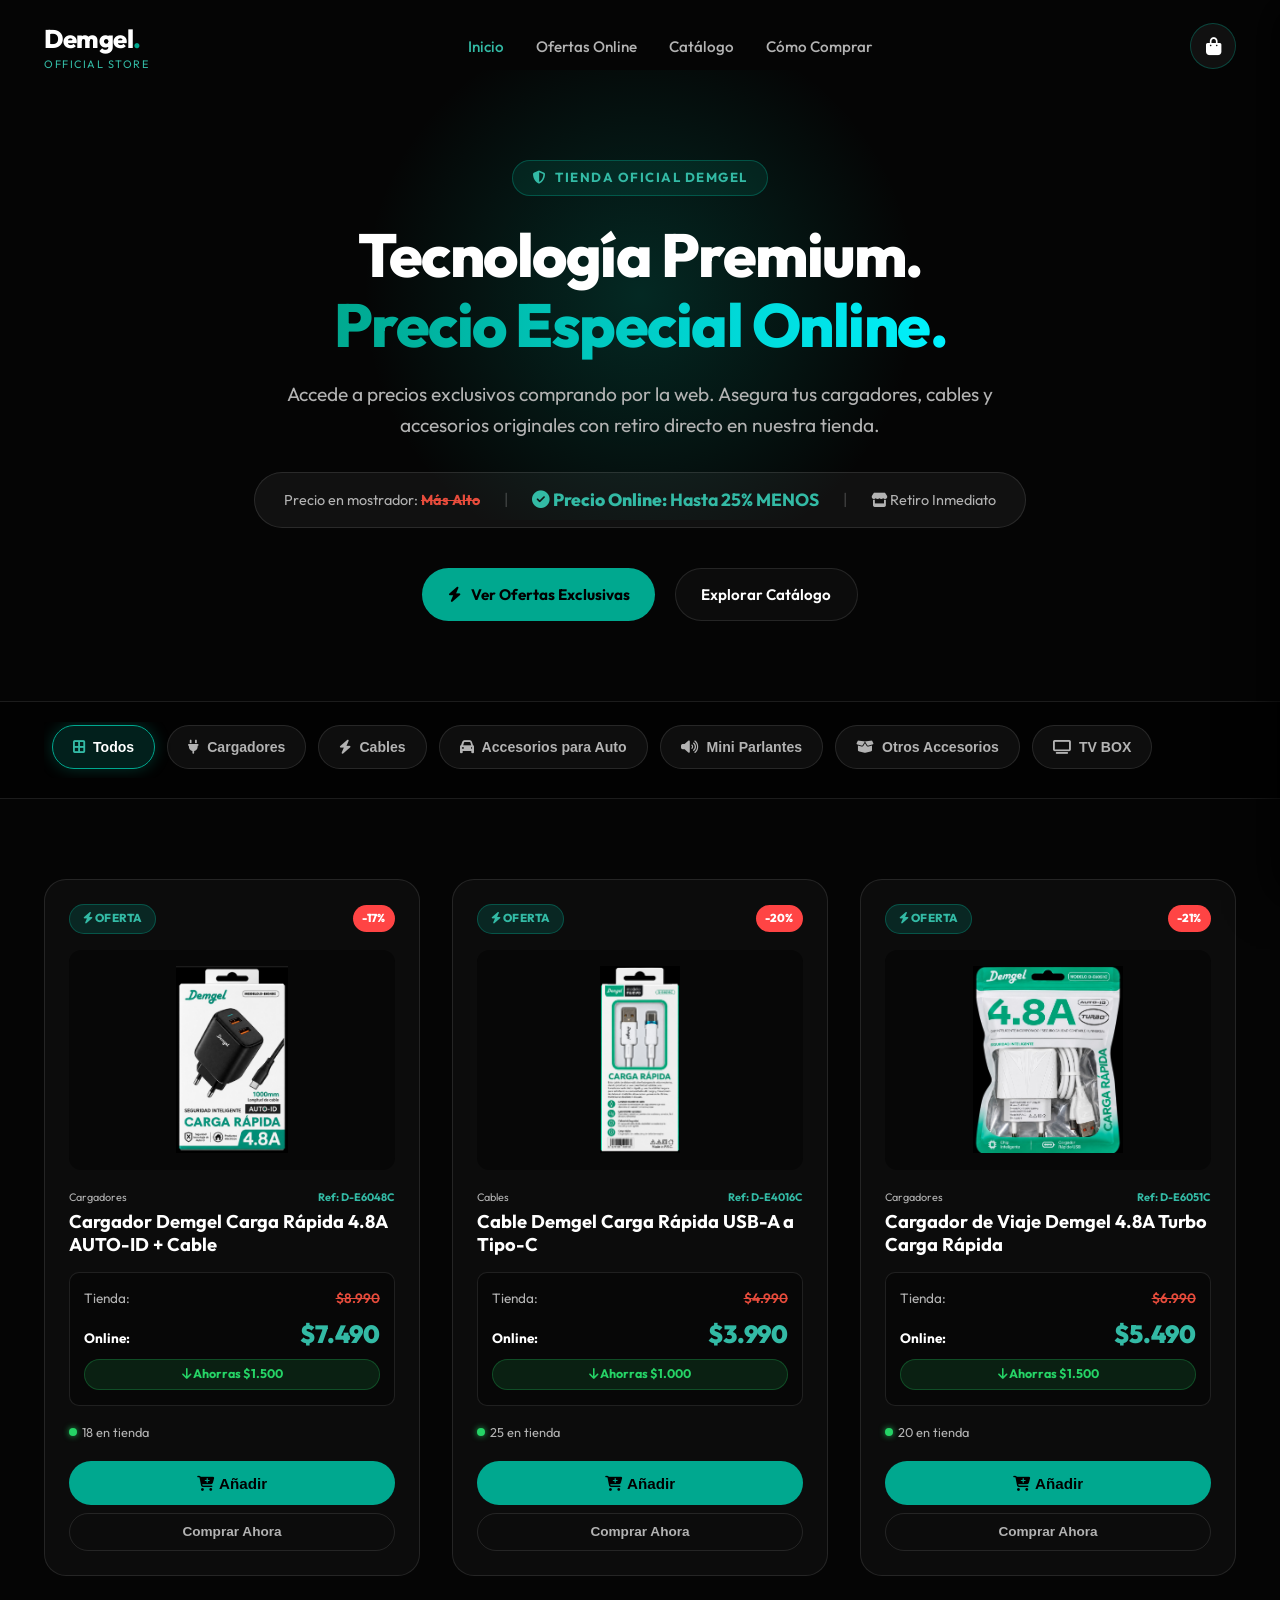
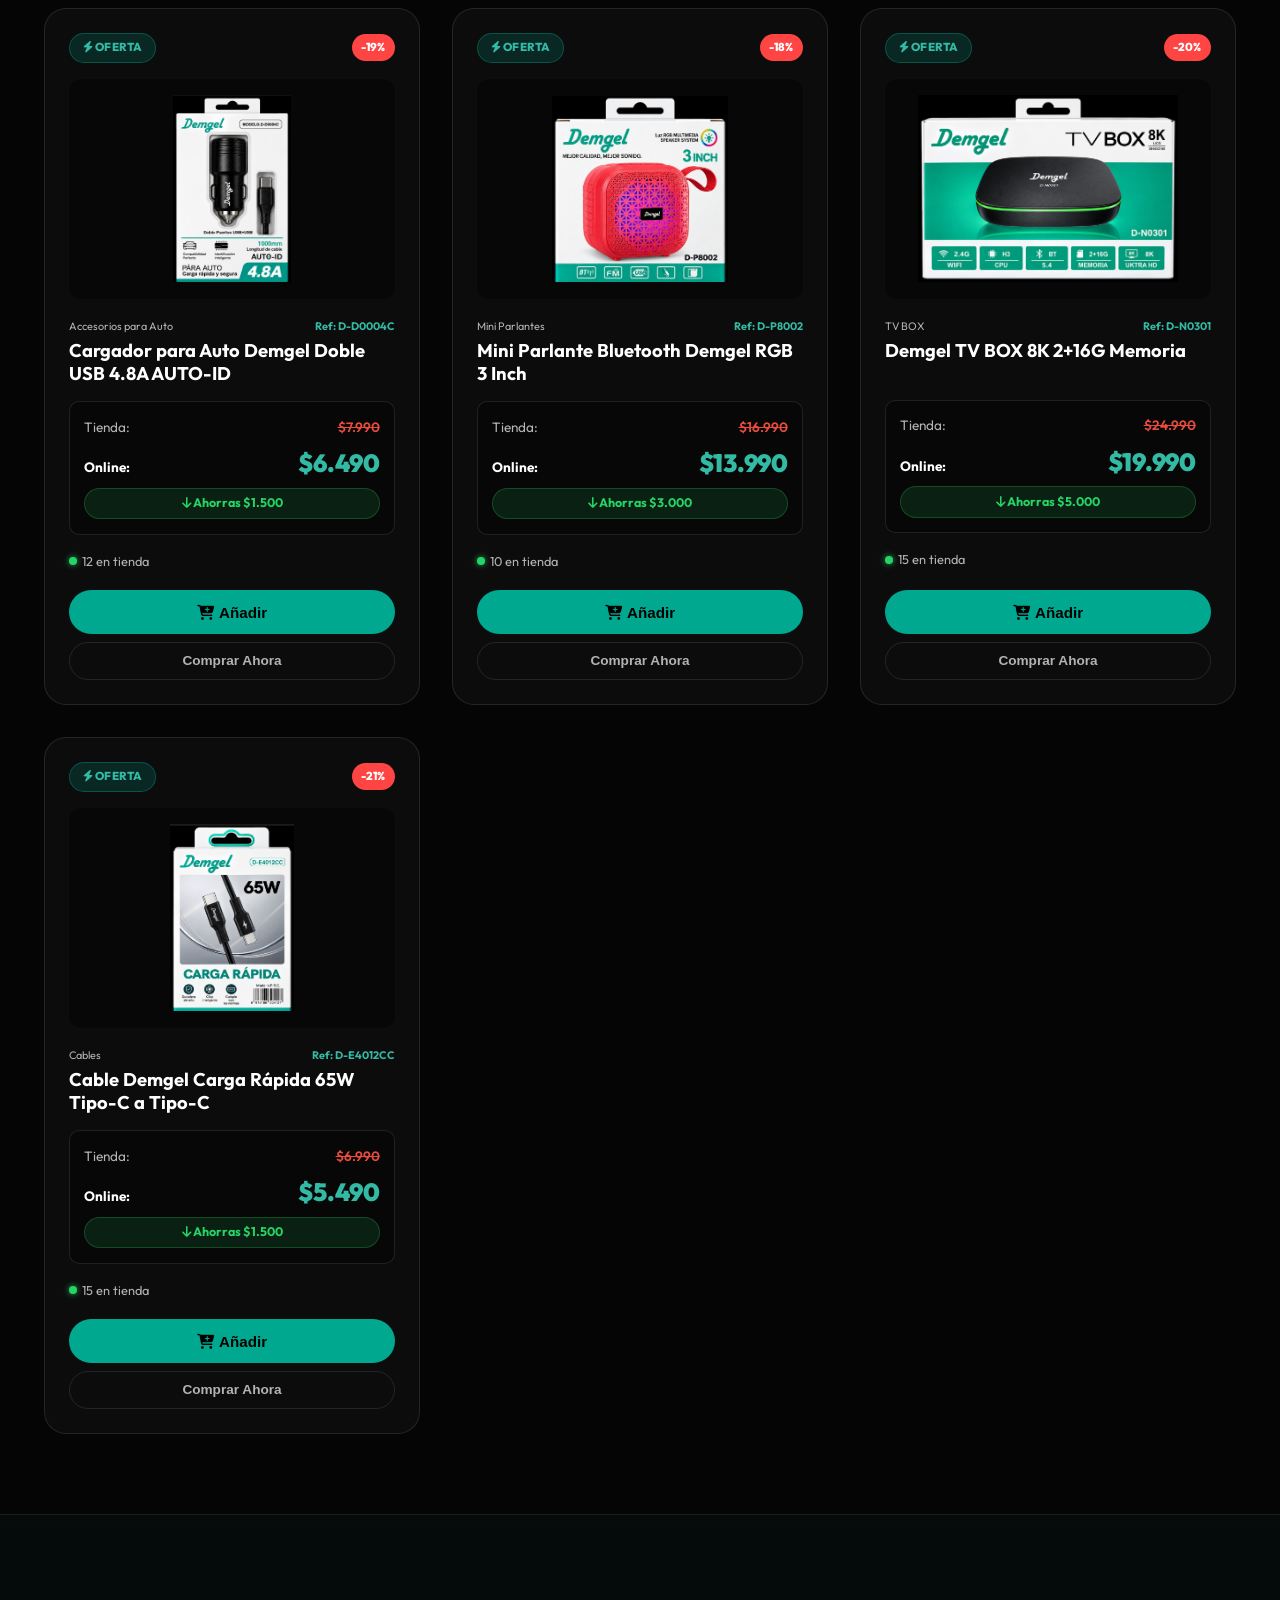
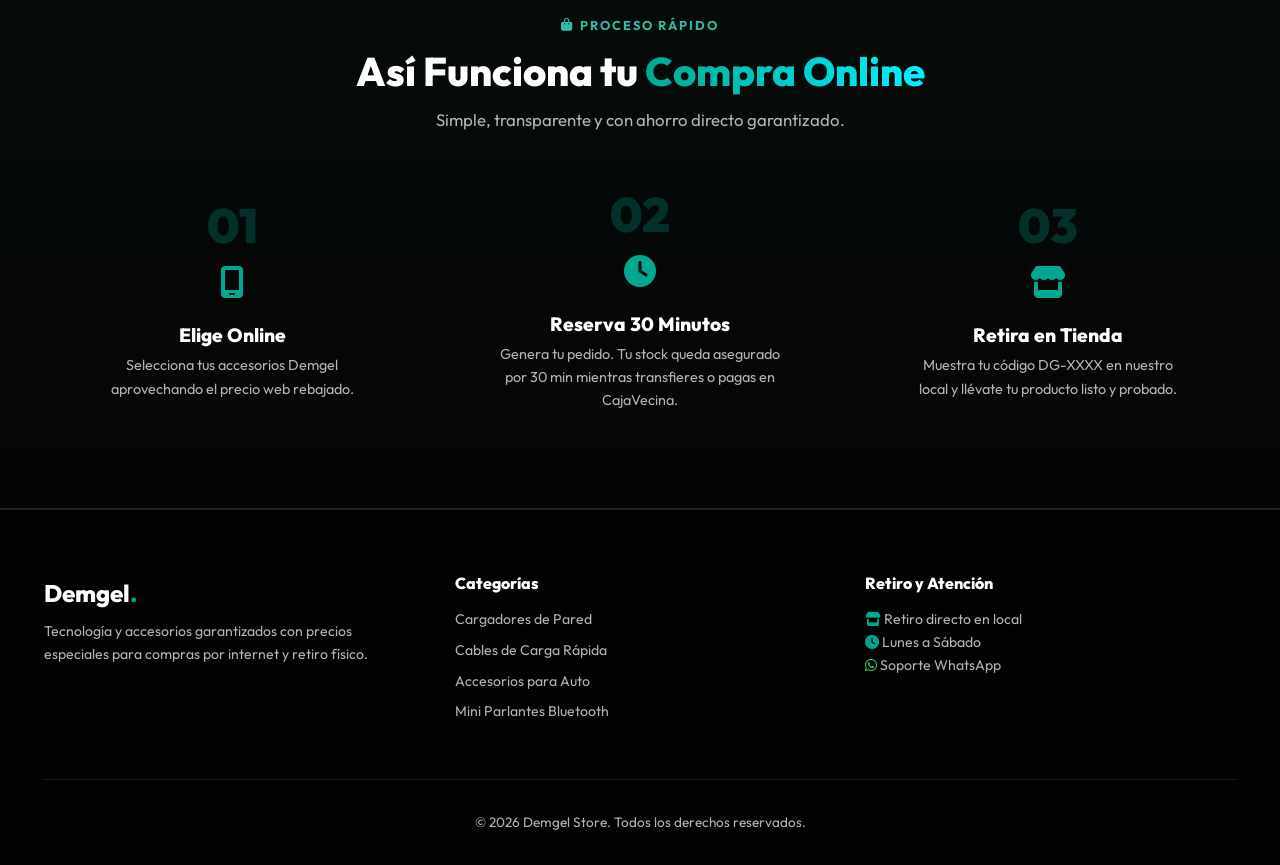
<file: index.html>
<!DOCTYPE html>
<html lang="es">
<head>
    <meta charset="UTF-8">
    <meta name="viewport" content="width=device-width, initial-scale=1.0">
    <title>Demgel Store | Accesorios y Tecnología Premium</title>
    <meta name="description" content="Tienda oficial Demgel. Compra cargadores, cables y accesorios a precio exclusivo online con retiro presencial en tienda.">
    
    <!-- Google Fonts: Outfit -->
    <link rel="preconnect" href="https://fonts.googleapis.com">
    <link rel="preconnect" href="https://fonts.gstatic.com" crossorigin>
    <link href="https://fonts.googleapis.com/css2?family=Outfit:wght@300;400;600;700;800;900&display=swap" rel="stylesheet">
    
    <!-- Font Awesome Icons -->
    <link rel="stylesheet" href="https://cdnjs.cloudflare.com/ajax/libs/font-awesome/6.4.0/css/all.min.css">
    
    <!-- Stylesheet -->
    <link rel="stylesheet" href="css/style.css">
    <link rel="stylesheet" href="css/ofertas.css">
</head>
<body>

    <!-- ── Header / Navegación ── -->
    <header id="main-header">
        <nav class="container">
            <a href="index.html" class="logo">
                <span class="brand">Demgel<span>.</span></span>
                <span class="tagline">Official Store</span>
            </a>

            <ul class="nav-links">
                <li><a href="index.html" class="active">Inicio</a></li>
                <li><a href="#catalogo">Ofertas Online</a></li>
                <li><a href="#catalogo">Catálogo</a></li>
                <li><a href="#como-comprar">Cómo Comprar</a></li>
            </ul>

            <div class="nav-actions">
                <button class="nav-cart-btn" aria-label="Ver Carrito">
                    <i class="fas fa-shopping-bag"></i>
                    <span class="cart-counter-badge" style="display: none;">0</span>
                </button>
                <div class="nav-hamburger" id="mobile-menu-btn" role="button" aria-label="Menú móvil">
                    <span></span>
                    <span></span>
                    <span></span>
                </div>
            </div>
        </nav>
    </header>

    <!-- ── Menú Móvil Fullscreen ── -->
    <div id="mobile-menu" class="mobile-menu">
        <a href="index.html"><i class="fas fa-home"></i> Inicio</a>
        <a href="#catalogo"><i class="fas fa-bolt"></i> Ofertas Online</a>
        <a href="#catalogo"><i class="fas fa-plug"></i> Catálogo</a>
        <a href="#como-comprar"><i class="fas fa-store"></i> Retiro en Tienda</a>
        <button class="btn-primary mobile-cart-btn" style="margin-top: 1rem; width: 80%;">
            <i class="fas fa-shopping-bag"></i> Ver Carrito
        </button>
    </div>

    <!-- ── Banner Dinámico de Campaña QR (visible si source=flyer) ── -->
    <div id="qr-campaign-banner" class="qr-campaign-banner"></div>

    <main>
        <!-- ====== HERO SECTION ====== -->
        <section class="hero">
            <div class="hero-glow"></div>
            <div class="container hero-content">
                <div class="hero-eyebrow">
                    <i class="fas fa-shield-alt"></i> Tienda Oficial Demgel
                </div>

                <h1 class="hero-title">
                    Tecnología Premium.<br>
                    <span class="text-gradient">Precio Especial Online.</span>
                </h1>

                <p class="hero-subtitle">
                    Accede a precios exclusivos comprando por la web. Asegura tus cargadores, cables y accesorios originales con retiro directo en nuestra tienda.
                </p>

                <!-- Comparativa de Precios Hero -->
                <div class="hero-price-comparison-pill">
                    <div class="pill-item-store">
                        Precio en mostrador: <del>Más Alto</del>
                    </div>
                    <div class="pill-sep">|</div>
                    <div class="pill-item-online">
                        <i class="fas fa-check-circle"></i> Precio Online: <strong>Hasta 25% MENOS</strong>
                    </div>
                    <div class="pill-sep">|</div>
                    <div class="pill-item-store">
                        <i class="fas fa-store"></i> Retiro Inmediato
                    </div>
                </div>

                <div class="hero-actions">
                    <a href="#catalogo" class="btn-primary">
                        <i class="fas fa-bolt"></i> Ver Ofertas Exclusivas
                    </a>
                    <a href="#catalogo" class="btn-secondary">
                        Explorar Catálogo
                    </a>
                </div>
            </div>
        </section>

        <!-- ====== BARRA DE CATEGORÍAS ====== -->
        <section class="categories-section">
            <div class="container">
                <div id="categories-bar" class="categories-bar">
                    <!-- Inyectado dinámicamente por app.js -->
                </div>
            </div>
        </section>

        <!-- ====== CATÁLOGO DE PRODUCTOS ====== -->
        <section id="catalogo" class="products-section">
            <div class="container">
                <div id="products-grid" class="products-grid">
                    <!-- Inyectado dinámicamente por app.js -->
                </div>
            </div>
        </section>

        <!-- ====== CÓMO COMPRAR (3 PASOS) ====== -->
        <section id="como-comprar" class="how-it-works">
            <div class="container">
                <div class="section-header">
                    <div class="section-eyebrow"><i class="fas fa-shopping-bag"></i> Proceso Rápido</div>
                    <h2 class="section-title">Así Funciona tu <span class="text-gradient">Compra Online</span></h2>
                    <p class="section-subtitle">Simple, transparente y con ahorro directo garantizado.</p>
                </div>

                <div class="how-steps">
                    <div class="step-card">
                        <div class="step-num">01</div>
                        <div class="step-icon"><i class="fas fa-mobile-screen"></i></div>
                        <h3>Elige Online</h3>
                        <p>Selecciona tus accesorios Demgel aprovechando el precio web rebajado.</p>
                    </div>

                    <div class="step-card">
                        <div class="step-num">02</div>
                        <div class="step-icon"><i class="fas fa-clock"></i></div>
                        <h3>Reserva 30 Minutos</h3>
                        <p>Genera tu pedido. Tu stock queda asegurado por 30 min mientras transfieres o pagas en CajaVecina.</p>
                    </div>

                    <div class="step-card">
                        <div class="step-num">03</div>
                        <div class="step-icon"><i class="fas fa-store"></i></div>
                        <h3>Retira en Tienda</h3>
                        <p>Muestra tu código DG-XXXX en nuestro local y llévate tu producto listo y probado.</p>
                    </div>
                </div>
            </div>
        </section>
    </main>

    <!-- ====== BARRA FLOTANTE MÓVIL (STICKY QUICK CART) ====== -->
    <div id="mobile-sticky-cart" class="mobile-sticky-cart-bar" aria-live="polite">
        <div class="mobile-sticky-cart-content">
            <div class="mobile-sticky-cart-info">
                <span id="mobile-cart-items-count" class="mobile-sticky-cart-count">0 productos</span>
                <span id="mobile-cart-total-val" class="mobile-sticky-cart-total">$0</span>
            </div>
            <button id="mobile-cart-cta-btn" class="mobile-sticky-cart-cta" onclick="DemgelCart.openDrawer()">
                <i class="fas fa-shopping-bag"></i> Ver Carrito
            </button>
        </div>
    </div>

    <!-- ====== SLIDE-OVER DRAWER DEL CARRITO ====== -->
    <div id="cart-drawer-overlay" class="cart-drawer-overlay"></div>
    <aside id="cart-drawer" class="cart-drawer" aria-label="Carrito de compras">
        <div class="cart-drawer__header">
            <h3 class="cart-drawer__title">
                <i class="fas fa-shopping-bag"></i> Tu Carrito Demgel
            </h3>
            <button id="cart-drawer-close" class="cart-drawer__close" aria-label="Cerrar carrito">
                <i class="fas fa-times"></i>
            </button>
        </div>

        <div id="cart-drawer-items" class="cart-drawer__items">
            <!-- Items inyectados por cart.js -->
        </div>

        <div id="cart-drawer-empty" class="cart-drawer__empty" style="display: none;">
            <i class="fas fa-shopping-cart"></i>
            <h4>Tu carrito está vacío</h4>
            <p>Agrega cargadores, cables o parlantes para asegurar tu precio online.</p>
        </div>

        <div id="cart-drawer-footer" class="cart-drawer__footer" style="display: none;">
            <div class="cart-pickup-notice">
                <i class="fas fa-store"></i> Modalidad: Retiro Presencial en Tienda
            </div>
            <div class="cart-summary-line">
                <span>Precio normal en mostrador:</span>
                <span id="cart-total-store">$0</span>
            </div>
            <div class="cart-summary-line cart-summary-line--savings">
                <span><i class="fas fa-tag"></i> Ahorro total online:</span>
                <span id="cart-total-savings">$0</span>
            </div>
            <div class="cart-summary-total">
                <span>Total a Pagar:</span>
                <span id="cart-total-online">$0</span>
            </div>
            <button id="cart-checkout-btn" class="btn-primary btn-checkout">
                Continuar al Pago <i class="fas fa-arrow-right"></i>
            </button>
        </div>
    </aside>

    <!-- ====== MODAL DE FICHA DE PRODUCTO ====== -->
    <div id="product-modal" class="product-modal" aria-hidden="true">
        <div class="product-modal__content">
            <button id="product-modal-close" class="product-modal__close" aria-label="Cerrar ventana">
                <i class="fas fa-times"></i>
            </button>
            <div id="product-modal-body">
                <!-- Inyectado por app.js -->
            </div>
        </div>
    </div>

    <!-- ====== NOTIFICACIÓN TOAST DE CARRITO ====== -->
    <div id="cart-toast" class="cart-toast" aria-live="polite">
        <div class="cart-toast__content" id="cart-toast-body">
            <!-- Inyectado por cart.js -->
        </div>
    </div>

    <!-- ====== FOOTER ====== -->
    <footer>
        <div class="container">
            <div class="footer-content">
                <div class="footer-col">
                    <span class="brand" style="font-size: 1.5rem; font-weight: 800;">Demgel<span style="color: var(--primary);">.</span></span>
                    <p style="margin-top: 0.5rem;">Tecnología y accesorios garantizados con precios especiales para compras por internet y retiro físico.</p>
                </div>
                <div class="footer-col">
                    <h4>Categorías</h4>
                    <a href="#catalogo">Cargadores de Pared</a>
                    <a href="#catalogo">Cables de Carga Rápida</a>
                    <a href="#catalogo">Accesorios para Auto</a>
                    <a href="#catalogo">Mini Parlantes Bluetooth</a>
                </div>
                <div class="footer-col">
                    <h4>Retiro y Atención</h4>
                    <p><i class="fas fa-store" style="color: var(--primary);"></i> Retiro directo en local</p>
                    <p><i class="fas fa-clock" style="color: var(--primary);"></i> Lunes a Sábado</p>
                    <p><i class="fab fa-whatsapp" style="color: var(--accent-green);"></i> Soporte WhatsApp</p>
                </div>
            </div>
            <div class="footer-bottom">
                <p>&copy; 2026 Demgel Store. Todos los derechos reservados.</p>
            </div>
        </div>
    </footer>

    <!-- Scripts -->
    <script src="js/supabaseClient.js?v=6.0"></script>
    <script src="js/data.js?v=6.0"></script>
    <script src="js/analytics.js?v=6.0"></script>
    <script src="js/cart.js?v=6.0"></script>
    <script src="js/app.js?v=6.0"></script>

    <script>
        // Sincronizar barra flotante inferior táctil en móviles
        function syncMobileStickyCart() {
            if (typeof DemgelCart === "undefined") return;
            const summary = DemgelCart.getSummary();
            const bar = document.getElementById("mobile-sticky-cart");
            const countEl = document.getElementById("mobile-cart-items-count");
            const totalEl = document.getElementById("mobile-cart-total-val");
            if (!bar) return;

            if (summary.totalItems > 0 && window.innerWidth < 768) {
                bar.style.display = "block";
                if (countEl) countEl.textContent = `${summary.totalItems} ${summary.totalItems === 1 ? 'producto' : 'productos'} online`;
                if (totalEl) totalEl.textContent = formatCLP(summary.totalOnline);
            } else {
                bar.style.display = "none";
            }
        }

        window.addEventListener("resize", syncMobileStickyCart);
        document.addEventListener("demgel:cart_updated", syncMobileStickyCart);
        document.addEventListener("DOMContentLoaded", () => {
            setTimeout(syncMobileStickyCart, 300);
            const badge = document.querySelector(".cart-counter-badge");
            if (badge) {
                const observer = new MutationObserver(syncMobileStickyCart);
                observer.observe(badge, { childList: true, characterData: true, subtree: true });
            }
        });
    </script>
</body>

</html>
</file>
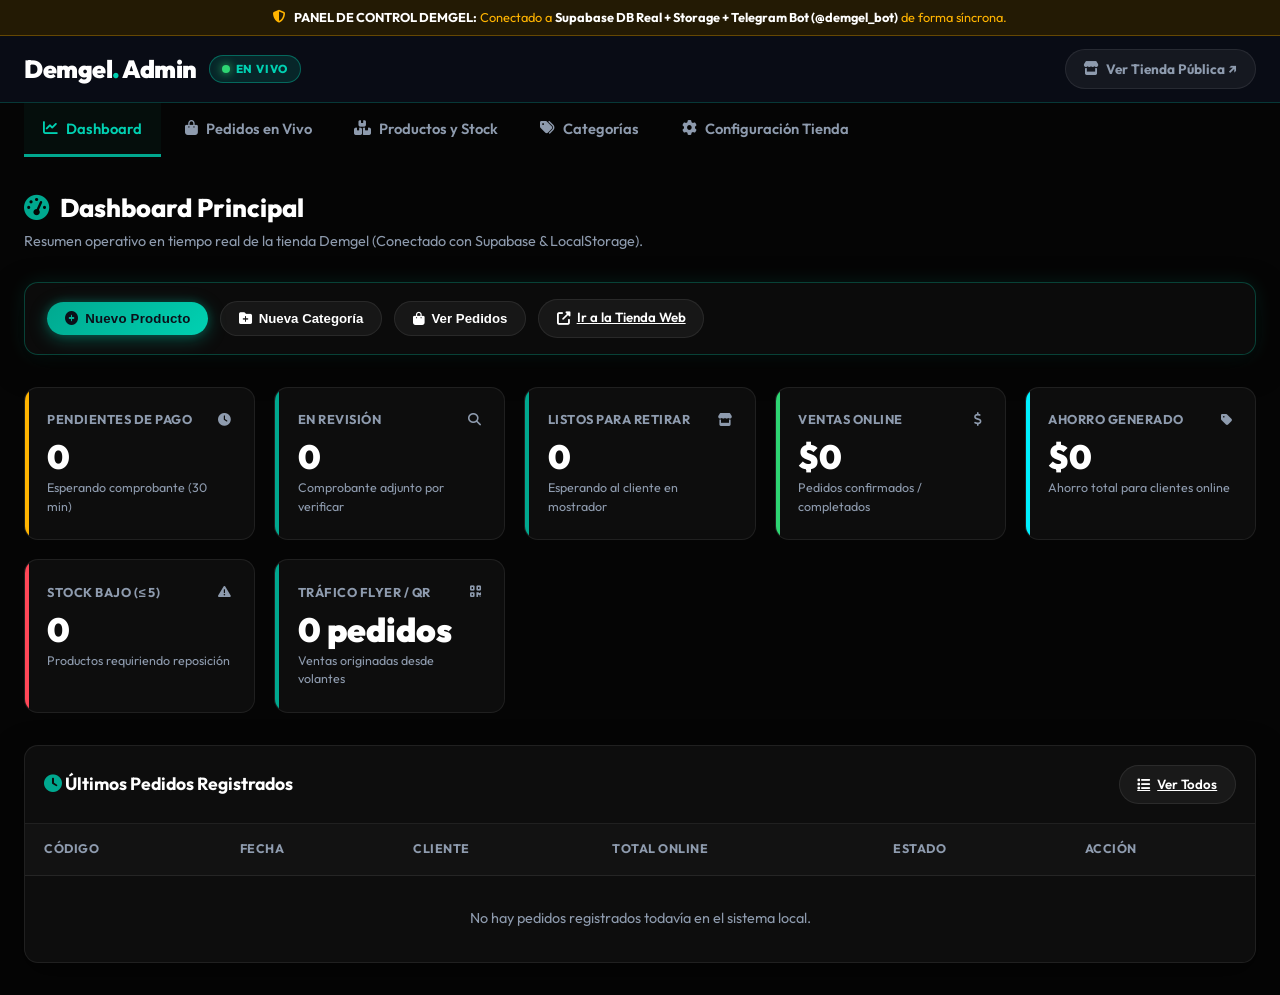
<file: admin/index.html>
<!DOCTYPE html>
<html lang="es">
<head>
    <meta charset="UTF-8">
    <meta name="viewport" content="width=device-width, initial-scale=1.0">
    <title>Panel de Administración | Demgel Store</title>
    <meta name="description" content="Panel administrativo y backoffice de Demgel Store para gestión de pedidos, stock, comprobantes y catálogo.">

    <!-- Google Fonts: Outfit -->
    <link rel="preconnect" href="https://fonts.googleapis.com">
    <link rel="preconnect" href="https://fonts.gstatic.com" crossorigin>
    <link href="https://fonts.googleapis.com/css2?family=Outfit:wght@300;400;600;700;800;900&display=swap" rel="stylesheet">

    <!-- Font Awesome Icons -->
    <link rel="stylesheet" href="https://cdnjs.cloudflare.com/ajax/libs/font-awesome/6.4.0/css/all.min.css">

    <!-- Stylesheet Oficial Admin -->
    <link rel="stylesheet" href="css/admin.css">
</head>
<body>

    <!-- ── Banner de Seguridad y Modo Híbrido ── -->
    <div class="admin-security-banner">
        <i class="fas fa-shield-alt"></i>
        <span><strong>PANEL DE CONTROL DEMGEL:</strong> Conectado a <strong>Supabase DB Real + Storage + Telegram Bot (@demgel_bot)</strong> de forma síncrona.</span>
    </div>

    <!-- ── Header Superior ── -->
    <header class="admin-header">
        <div class="admin-nav-container">
            <div class="admin-brand-wrap">
                <a href="#dashboard" class="admin-brand">
                    Demgel<span>.</span> Admin
                </a>
                <span class="admin-demo-badge">
                    <span class="live-pulse-dot"></span> EN VIVO
                </span>
            </div>

            <div class="admin-header-actions">
                <a href="../index.html" target="_blank" class="btn-store-link">
                    <i class="fas fa-store"></i> Ver Tienda Pública &nearr;
                </a>
            </div>
        </div>
    </header>

    <!-- ── Barra de Pestañas / Vistas ── -->
    <nav class="admin-tabs-bar">
        <div class="admin-tabs-container">
            <button class="admin-tab-btn active" data-target="#dashboard">
                <i class="fas fa-chart-line"></i> Dashboard
            </button>
            <button class="admin-tab-btn" data-target="#pedidos">
                <i class="fas fa-shopping-bag"></i> Pedidos en Vivo
            </button>
            <button class="admin-tab-btn" data-target="#productos">
                <i class="fas fa-boxes"></i> Productos y Stock
            </button>
            <button class="admin-tab-btn" data-target="#categorias">
                <i class="fas fa-tags"></i> Categorías
            </button>
            <button class="admin-tab-btn" data-target="#configuracion">
                <i class="fas fa-cog"></i> Configuración Tienda
            </button>
        </div>
    </nav>

    <!-- ── Contenido Principal de Vistas ── -->
    <main class="admin-main">

        <!-- ========================================== -->
        <!-- 1. VISTA: DASHBOARD -->
        <!-- ========================================== -->
        <section id="view-dashboard" class="admin-view active">
            <div class="section-header-admin">
                <div>
                    <h1 class="section-title-admin"><i class="fas fa-tachometer-alt"></i> Dashboard Principal</h1>
                    <p class="section-desc-admin">Resumen operativo en tiempo real de la tienda Demgel (Conectado con Supabase & LocalStorage).</p>
                </div>
            </div>

            <!-- Barra de Acciones Rápidas (Quick Actions Bar) -->
            <div class="quick-actions-bar">
                <button class="btn-action btn-action--primary" onclick="window.location.hash='#productos'; setTimeout(openProductCreateModal, 100);">
                    <i class="fas fa-plus-circle"></i> Nuevo Producto
                </button>
                <button class="btn-action" onclick="window.location.hash='#categorias'; setTimeout(openCategoryModal, 100);">
                    <i class="fas fa-folder-plus"></i> Nueva Categoría
                </button>
                <button class="btn-action" onclick="window.location.hash='#pedidos';">
                    <i class="fas fa-shopping-bag"></i> Ver Pedidos
                </button>
                <a href="../index.html" target="_blank" class="btn-action">
                    <i class="fas fa-external-link-alt"></i> Ir a la Tienda Web
                </a>
            </div>

            <!-- Grilla de KPIs -->
            <div class="kpi-grid">
                <div class="kpi-card kpi-card--warning">
                    <div class="kpi-label">
                        <span>Pendientes de Pago</span>
                        <i class="fas fa-clock"></i>
                    </div>
                    <div class="kpi-value" id="kpi-pending-count">0</div>
                    <div class="kpi-sub">Esperando comprobante (30 min)</div>
                </div>

                <div class="kpi-card">
                    <div class="kpi-label">
                        <span>En Revisión</span>
                        <i class="fas fa-search"></i>
                    </div>
                    <div class="kpi-value" id="kpi-review-count">0</div>
                    <div class="kpi-sub">Comprobante adjunto por verificar</div>
                </div>

                <div class="kpi-card">
                    <div class="kpi-label">
                        <span>Listos para Retirar</span>
                        <i class="fas fa-store"></i>
                    </div>
                    <div class="kpi-value" id="kpi-ready-count">0</div>
                    <div class="kpi-sub">Esperando al cliente en mostrador</div>
                </div>

                <div class="kpi-card kpi-card--sales">
                    <div class="kpi-label">
                        <span>Ventas Online</span>
                        <i class="fas fa-dollar-sign"></i>
                    </div>
                    <div class="kpi-value" id="kpi-sales-total">$0</div>
                    <div class="kpi-sub">Pedidos confirmados / completados</div>
                </div>

                <div class="kpi-card kpi-card--savings">
                    <div class="kpi-label">
                        <span>Ahorro Generado</span>
                        <i class="fas fa-tag"></i>
                    </div>
                    <div class="kpi-value" id="kpi-savings-total">$0</div>
                    <div class="kpi-sub">Ahorro total para clientes online</div>
                </div>

                <div class="kpi-card kpi-card--alert">
                    <div class="kpi-label">
                        <span>Stock Bajo (&le; 5)</span>
                        <i class="fas fa-exclamation-triangle"></i>
                    </div>
                    <div class="kpi-value" id="kpi-low-stock">0</div>
                    <div class="kpi-sub">Productos requiriendo reposición</div>
                </div>

                <div class="kpi-card">
                    <div class="kpi-label">
                        <span>Tráfico Flyer / QR</span>
                        <i class="fas fa-qrcode"></i>
                    </div>
                    <div class="kpi-value" id="kpi-flyer-count">0 pedidos</div>
                    <div class="kpi-sub">Ventas originadas desde volantes</div>
                </div>
            </div>

            <!-- Tabla de Pedidos Recientes -->
            <div class="table-responsive-box">
                <div style="padding: 1.2rem; border-bottom: 1px solid var(--glass-border); display: flex; justify-content: space-between; align-items: center;">
                    <h3 style="font-size: 1.1rem; font-weight: 700;"><i class="fas fa-clock" style="color:var(--primary);"></i> Últimos Pedidos Registrados</h3>
                    <a href="#pedidos" class="btn-action"><i class="fas fa-list"></i> Ver Todos</a>
                </div>
                <table class="admin-table">
                    <thead>
                        <tr>
                            <th>Código</th>
                            <th>Fecha</th>
                            <th>Cliente</th>
                            <th>Total Online</th>
                            <th>Estado</th>
                            <th>Acción</th>
                        </tr>
                    </thead>
                    <tbody id="dashboard-recent-orders-tbody">
                        <!-- Inyectado por JS -->
                    </tbody>
                </table>
            </div>
        </section>

        <!-- ========================================== -->
        <!-- 2. VISTA: PEDIDOS -->
        <!-- ========================================== -->
        <section id="view-pedidos" class="admin-view">
            <div class="section-header-admin">
                <div>
                    <h1 class="section-title-admin"><i class="fas fa-shopping-bag"></i> Gestión de Pedidos</h1>
                    <p class="section-desc-admin">Revisa comprobantes, actualiza estados y administra el flujo de retiro en tienda.</p>
                </div>
                <div id="orders-total-count" class="status-badge-admin badge-confirmed">0 pedidos</div>
            </div>

            <!-- Barra de Filtros -->
            <div class="filter-bar">
                <div class="filter-input-wrap">
                    <i class="fas fa-search"></i>
                    <input type="text" id="order-search-input" class="admin-input" placeholder="Buscar por código (DG-...), cliente o WhatsApp...">
                </div>

                <select id="order-status-filter" class="admin-select">
                    <option value="all">Todos los Estados</option>
                    <option value="PENDIENTE DE PAGO">Pendiente de Pago</option>
                    <option value="PAGO EN REVISIÓN">Pago en Revisión</option>
                    <option value="PAGO CONFIRMADO">Pago Confirmado</option>
                    <option value="LISTO PARA RETIRAR">Listo para Retirar</option>
                    <option value="RETIRADO">Retirado</option>
                    <option value="CANCELADO">Cancelado</option>
                </select>

                <select id="order-campaign-filter" class="admin-select">
                    <option value="all">Todas las Fuentes</option>
                    <option value="flyer">Flyer QR (?source=flyer)</option>
                    <option value="direct">Tráfico Directo</option>
                </select>
            </div>

            <!-- Tabla de Pedidos -->
            <div class="table-responsive-box">
                <table class="admin-table">
                    <thead>
                        <tr>
                            <th>Código</th>
                            <th>Fecha</th>
                            <th>Cliente / WhatsApp</th>
                            <th>Total</th>
                            <th>Estado</th>
                            <th>Origen</th>
                            <th>Comprobante</th>
                            <th>Tiempo / Reserva</th>
                            <th>Acción</th>
                        </tr>
                    </thead>
                    <tbody id="orders-table-tbody">
                        <!-- Inyectado por JS -->
                    </tbody>
                </table>
            </div>
        </section>

        <!-- ========================================== -->
        <!-- 3. VISTA: PRODUCTOS Y STOCK -->
        <!-- ========================================== -->
        <section id="view-productos" class="admin-view">
            <div class="section-header-admin" style="display: flex; justify-content: space-between; align-items: center; flex-wrap: wrap; gap: 1rem;">
                <div>
                    <h1 class="section-title-admin"><i class="fas fa-boxes"></i> Productos y Control de Stock</h1>
                    <p class="section-desc-admin">Edita precios tienda, ofertas online, stock en tiempo real y publica nuevos productos con auto-recorte de foto.</p>
                </div>
                <button type="button" id="btn-open-create-product" class="btn-action btn-action--primary" style="padding: 0.8rem 1.4rem; font-size: 0.95rem; font-weight: 700;">
                    <i class="fas fa-plus-circle"></i> + Crear Nuevo Producto
                </button>
            </div>

            <!-- Filtros de Productos -->
            <div class="filter-bar">
                <div class="filter-input-wrap">
                    <i class="fas fa-search"></i>
                    <input type="text" id="product-search-input" class="admin-input" placeholder="Buscar por nombre o modelo (D-E4016C...)...">
                </div>

                <select id="product-category-filter" class="admin-select">
                    <option value="all">Todas las Categorías</option>
                    <option value="Cargadores">Cargadores</option>
                    <option value="Cables">Cables</option>
                    <option value="Vehículo">Vehículo</option>
                    <option value="Audio">Audio</option>
                </select>

                <select id="product-stock-filter" class="admin-select">
                    <option value="all">Todos los Stocks</option>
                    <option value="normal">Normal (> 5 un.)</option>
                    <option value="low_stock">Stock Bajo (&le; 5 un.)</option>
                    <option value="out_of_stock">Agotado (0 un.)</option>
                </select>
            </div>

            <!-- Tabla de Productos -->
            <div class="table-responsive-box">
                <table class="admin-table">
                    <thead>
                        <tr>
                            <th>Foto</th>
                            <th>Producto / Ref</th>
                            <th>Categoría</th>
                            <th>Precio Tienda</th>
                            <th>Precio Online</th>
                            <th>% Ahorro</th>
                            <th>Stock</th>
                            <th>Etiquetas</th>
                            <th>Acción</th>
                        </tr>
                    </thead>
                    <tbody id="products-table-tbody">
                        <!-- Inyectado por JS -->
                    </tbody>
                </table>
            </div>
        </section>

        <!-- ========================================== -->
        <!-- 4. VISTA: GESTIÓN DE CATEGORÍAS -->
        <!-- ========================================== -->
        <section id="view-categorias" class="admin-view">
            <div class="section-header-admin" style="display: flex; justify-content: space-between; align-items: center; flex-wrap: wrap; gap: 1rem;">
                <div>
                    <h1 class="section-title-admin"><i class="fas fa-tags"></i> Gestión de Categorías</h1>
                    <p class="section-desc-admin">Crea, edita y organiza las categorías de productos de la tienda con iconos e identificadores personalizados.</p>
                </div>
                <button type="button" id="btn-open-create-category" class="btn-action btn-action--primary" style="padding: 0.8rem 1.4rem; font-size: 0.95rem; font-weight: 700;">
                    <i class="fas fa-plus-circle"></i> + Crear Nueva Categoría
                </button>
            </div>

            <!-- Grilla de Tarjetas de Categoría -->
            <div id="categories-grid" style="display: grid; grid-template-columns: repeat(auto-fill, minmax(280px, 1fr)); gap: 1.5rem; margin-top: 1rem;">
                <!-- Inyectado por adminApp.js -->
            </div>
        </section>

        <!-- ========================================== -->
        <!-- 5. VISTA: CONFIGURACIÓN -->
        <!-- ========================================== -->
        <section id="view-configuracion" class="admin-view">
            <div class="section-header-admin">
                <div>
                    <h1 class="section-title-admin"><i class="fas fa-cog"></i> Configuración de Tienda</h1>
                    <p class="section-desc-admin">Parámetros de cuentas bancarias y retiro presencial (Actualmente con valores limpios de configuración).</p>
                </div>
            </div>

            <form id="admin-config-form" style="max-width: 900px;">
                <!-- Bloque Transferencia Bancaria -->
                <div class="table-responsive-box" style="padding: 1.8rem; margin-bottom: 2rem;">
                    <h3 style="font-size: 1.2rem; font-weight: 700; margin-bottom: 1.2rem; color: var(--primary-light);">
                        <i class="fas fa-university"></i> Datos para Transferencia Bancaria
                    </h3>
                    
                    <div style="display: grid; grid-template-columns: repeat(auto-fit, minmax(250px, 1fr)); gap: 1.2rem; margin-bottom: 1rem;">
                        <div>
                            <label style="font-size: 0.8rem; color: var(--text-muted); display: block; margin-bottom: 4px;">Banco</label>
                            <input type="text" id="cfg-bank-name" class="admin-input" style="padding-left: 1rem;">
                        </div>
                        <div>
                            <label style="font-size: 0.8rem; color: var(--text-muted); display: block; margin-bottom: 4px;">Tipo de Cuenta</label>
                            <input type="text" id="cfg-account-type" class="admin-input" style="padding-left: 1rem;">
                        </div>
                        <div>
                            <label style="font-size: 0.8rem; color: var(--text-muted); display: block; margin-bottom: 4px;">Número de Cuenta</label>
                            <input type="text" id="cfg-account-number" class="admin-input" style="padding-left: 1rem;">
                        </div>
                        <div>
                            <label style="font-size: 0.8rem; color: var(--text-muted); display: block; margin-bottom: 4px;">RUT Titular</label>
                            <input type="text" id="cfg-rut" class="admin-input" style="padding-left: 1rem;">
                        </div>
                        <div>
                            <label style="font-size: 0.8rem; color: var(--text-muted); display: block; margin-bottom: 4px;">Nombre del Titular</label>
                            <input type="text" id="cfg-holder" class="admin-input" style="padding-left: 1rem;">
                        </div>
                        <div>
                            <label style="font-size: 0.8rem; color: var(--text-muted); display: block; margin-bottom: 4px;">Correo de Confirmación</label>
                            <input type="email" id="cfg-email" class="admin-input" style="padding-left: 1rem;">
                        </div>
                    </div>

                    <div>
                        <label style="font-size: 0.8rem; color: var(--text-muted); display: block; margin-bottom: 4px;">Instrucciones para el Cliente</label>
                        <textarea id="cfg-instructions" class="admin-input" style="padding: 0.8rem; border-radius: var(--radius-sm); min-height: 80px; resize: vertical;"></textarea>
                    </div>
                </div>

                <!-- Bloque CajaVecina -->
                <div class="table-responsive-box" style="padding: 1.8rem; margin-bottom: 2rem;">
                    <h3 style="font-size: 1.2rem; font-weight: 700; margin-bottom: 1.2rem; color: var(--status-pending);">
                        <i class="fas fa-store-alt"></i> Datos para CajaVecina / Depósito
                    </h3>
                    <div>
                        <label style="font-size: 0.8rem; color: var(--text-muted); display: block; margin-bottom: 4px;">Instrucciones CajaVecina</label>
                        <textarea id="cfg-cajavecina-instructions" class="admin-input" style="padding: 0.8rem; border-radius: var(--radius-sm); min-height: 80px; resize: vertical;"></textarea>
                    </div>
                </div>

                <!-- Bloque Retiro en Tienda -->
                <div class="table-responsive-box" style="padding: 1.8rem; margin-bottom: 2rem;">
                    <h3 style="font-size: 1.2rem; font-weight: 700; margin-bottom: 1.2rem; color: var(--accent-cyan);">
                        <i class="fas fa-map-marker-alt"></i> Datos de Retiro Presencial en Tienda
                    </h3>
                    
                    <div style="display: grid; grid-template-columns: repeat(auto-fit, minmax(250px, 1fr)); gap: 1.2rem; margin-bottom: 1rem;">
                        <div>
                            <label style="font-size: 0.8rem; color: var(--text-muted); display: block; margin-bottom: 4px;">Nombre de la Tienda</label>
                            <input type="text" id="cfg-store-name" class="admin-input" style="padding-left: 1rem;">
                        </div>
                        <div>
                            <label style="font-size: 0.8rem; color: var(--text-muted); display: block; margin-bottom: 4px;">Dirección Física de Retiro</label>
                            <input type="text" id="cfg-pickup-address" class="admin-input" style="padding-left: 1rem;">
                        </div>
                        <div>
                            <label style="font-size: 0.8rem; color: var(--text-muted); display: block; margin-bottom: 4px;">Horario de Atención</label>
                            <input type="text" id="cfg-pickup-hours" class="admin-input" style="padding-left: 1rem;">
                        </div>
                        <div>
                            <label style="font-size: 0.8rem; color: var(--text-muted); display: block; margin-bottom: 4px;">WhatsApp de Soporte</label>
                            <input type="text" id="cfg-support-whatsapp" class="admin-input" style="padding-left: 1rem;">
                        </div>
                    </div>

                    <div>
                        <label style="font-size: 0.8rem; color: var(--text-muted); display: block; margin-bottom: 4px;">Instrucciones para el Retiro</label>
                        <textarea id="cfg-pickup-instructions" class="admin-input" style="padding: 0.8rem; border-radius: var(--radius-sm); min-height: 80px; resize: vertical;"></textarea>
                    </div>
                </div>

                <button type="submit" class="btn-action btn-action--primary" style="padding: 0.8rem 1.8rem; font-size: 0.95rem;">
                    <i class="fas fa-save"></i> Guardar Cambios Locales
                </button>
            </form>
        </section>

        <!-- ========================================== -->
        <!-- 5. VISTA: ANALÍTICA -->
        <!-- ========================================== -->
        <section id="view-analitica" class="admin-view">
            <div class="section-header-admin">
                <div>
                    <h1 class="section-title-admin"><i class="fas fa-chart-line"></i> Analítica y Embudo Comercial</h1>
                    <p class="section-desc-admin">Conversión del flujo físico a digital: Flyer QR &rarr; /ofertas &rarr; Producto &rarr; Carrito &rarr; Checkout &rarr; Pedido &rarr; Comprobante.</p>
                </div>
                <div class="status-badge-admin badge-review">MOCK / DEMO DATA</div>
            </div>

            <!-- Embudo Comercial -->
            <div class="funnel-container">
                <h3 style="font-size: 1.1rem; font-weight: 800; margin-bottom: 1.5rem;">
                    <i class="fas fa-filter" style="color: var(--primary);"></i> Embudo de Conversión (Físico &rarr; Retiro)
                </h3>

                <div class="funnel-step-row">
                    <div class="funnel-step-label">1. Escaneos QR / Flyer</div>
                    <div class="funnel-bar-wrap">
                        <div id="bar-flyer" class="funnel-bar-fill" style="width: 100%;">100%</div>
                    </div>
                    <strong id="an-flyer-scans" style="min-width: 50px; text-align: right;">0</strong>
                </div>

                <div class="funnel-step-row">
                    <div class="funnel-step-label">2. Vistas de Producto</div>
                    <div class="funnel-bar-wrap">
                        <div id="bar-views" class="funnel-bar-fill" style="width: 70%;">70%</div>
                    </div>
                    <strong id="an-product-views" style="min-width: 50px; text-align: right;">0</strong>
                </div>

                <div class="funnel-step-row">
                    <div class="funnel-step-label">3. Agregados al Carrito</div>
                    <div class="funnel-bar-wrap">
                        <div id="bar-cart" class="funnel-bar-fill" style="width: 50%;">50%</div>
                    </div>
                    <strong id="an-cart-adds" style="min-width: 50px; text-align: right;">0</strong>
                </div>

                <div class="funnel-step-row">
                    <div class="funnel-step-label">4. Checkout Iniciado</div>
                    <div class="funnel-bar-wrap">
                        <div id="bar-checkout" class="funnel-bar-fill" style="width: 35%;">35%</div>
                    </div>
                    <strong id="an-checkout-starts" style="min-width: 50px; text-align: right;">0</strong>
                </div>

                <div class="funnel-step-row">
                    <div class="funnel-step-label">5. Pedidos Creados</div>
                    <div class="funnel-bar-wrap">
                        <div id="bar-orders" class="funnel-bar-fill" style="width: 25%;">25%</div>
                    </div>
                    <strong id="an-orders-created" style="min-width: 50px; text-align: right;">0</strong>
                </div>

                <div class="funnel-step-row">
                    <div class="funnel-step-label">6. Comprobantes Enviados</div>
                    <div class="funnel-bar-wrap">
                        <div id="bar-receipts" class="funnel-bar-fill" style="width: 20%;">20%</div>
                    </div>
                    <strong id="an-receipts-uploaded" style="min-width: 50px; text-align: right;">0</strong>
                </div>

                <div class="funnel-step-row">
                    <div class="funnel-step-label">7. Pagos Confirmados</div>
                    <div class="funnel-bar-wrap">
                        <div id="bar-confirmed" class="funnel-bar-fill" style="width: 15%;">15%</div>
                    </div>
                    <strong id="an-orders-confirmed" style="min-width: 50px; text-align: right;">0</strong>
                </div>

                <div class="funnel-step-row">
                    <div class="funnel-step-label">8. Pedidos Retirados</div>
                    <div class="funnel-bar-wrap">
                        <div id="bar-completed" class="funnel-bar-fill" style="width: 12%;">12%</div>
                    </div>
                    <strong id="an-orders-completed" style="min-width: 50px; text-align: right;">0</strong>
                </div>
            </div>

            <!-- Resumen de Atribución -->
            <div class="table-responsive-box" style="padding: 1.5rem;">
                <h4 style="font-size: 1rem; font-weight: 700; margin-bottom: 0.8rem;"><i class="fas fa-bullseye" style="color:var(--primary);"></i> Atribución de Campaña</h4>
                <p id="an-flyer-vs-direct" style="color: var(--text-muted); font-size: 0.95rem;">-</p>
            </div>
        </section>

        <!-- ========================================== -->
        <!-- 6. VISTA: HISTORIAL / AUDITORÍA -->
        <!-- ========================================== -->
        <section id="view-historial" class="admin-view">
            <div class="section-header-admin">
                <div>
                    <h1 class="section-title-admin"><i class="fas fa-history"></i> Historial y Eventos de Auditoría</h1>
                    <p class="section-desc-admin">Registro inmutable de acciones administrativas (Simulación de tabla event_logs).</p>
                </div>
            </div>

            <div class="table-responsive-box">
                <table class="admin-table">
                    <thead>
                        <tr>
                            <th>Fecha</th>
                            <th>Tipo de Evento</th>
                            <th>Pedido ID</th>
                            <th>Usuario</th>
                            <th>Detalles de la Acción</th>
                        </tr>
                    </thead>
                    <tbody id="history-table-tbody">
                        <!-- Inyectado por JS -->
                    </tbody>
                </table>
            </div>
        </section>

    </main>

    <!-- ========================================== -->
    <!-- MODAL: DETALLE DEL PEDIDO Y COMPROBANTE -->
    <!-- ========================================== -->
    <div id="modal-order-detail" class="modal-overlay">
        <div class="modal-card">
            <div class="modal-header">
                <div class="modal-title">
                    <i class="fas fa-receipt" style="color: var(--primary);"></i>
                    <span>Pedido: <strong id="detail-order-number">DG-2026-0000</strong></span>
                </div>
                <button class="btn-close-modal">&times;</button>
            </div>

            <!-- Timeline de Estado -->
            <div class="status-timeline">
                <div id="step-1" class="timeline-step">
                    <div class="timeline-dot"><i class="fas fa-clock"></i></div>
                    <div class="timeline-label">1. Pendiente</div>
                </div>
                <div id="step-2" class="timeline-step">
                    <div class="timeline-dot"><i class="fas fa-search"></i></div>
                    <div class="timeline-label">2. Revisión</div>
                </div>
                <div id="step-3" class="timeline-step">
                    <div class="timeline-dot"><i class="fas fa-check"></i></div>
                    <div class="timeline-label">3. Confirmado</div>
                </div>
                <div id="step-4" class="timeline-step">
                    <div class="timeline-dot"><i class="fas fa-store"></i></div>
                    <div class="timeline-label">4. Listo Retiro</div>
                </div>
                <div id="step-5" class="timeline-step">
                    <div class="timeline-dot"><i class="fas fa-check-double"></i></div>
                    <div class="timeline-label">5. Retirado</div>
                </div>
            </div>

            <div style="display: flex; justify-content: space-between; align-items: center; margin-bottom: 1.5rem; flex-wrap: wrap; gap: 0.8rem;">
                <div id="detail-status-badge"></div>
                <div style="font-size: 0.85rem; color: var(--text-muted);">
                    Creado el: <strong id="detail-created-at" style="color: #FFF;">-</strong>
                </div>
            </div>

            <!-- Datos del Cliente -->
            <div style="background: rgba(255, 255, 255, 0.02); border: 1px solid var(--glass-border); border-radius: var(--radius-md); padding: 1.2rem; margin-bottom: 1.5rem;">
                <h4 style="font-size: 0.95rem; font-weight: 700; margin-bottom: 0.8rem; color: var(--primary-light);">
                    <i class="fas fa-user"></i> Datos del Cliente
                </h4>
                <div style="display: grid; grid-template-columns: repeat(auto-fit, minmax(200px, 1fr)); gap: 0.8rem; font-size: 0.88rem;">
                    <div>Cliente: <strong id="detail-customer-name" style="color: #FFF;">-</strong></div>
                    <div>WhatsApp: <strong id="detail-customer-phone" style="color: #FFF;">-</strong></div>
                    <div>Email: <strong id="detail-customer-email" style="color: #FFF;">-</strong></div>
                    <div>Método de Pago: <strong id="detail-payment-method" style="color: #FFF;">-</strong></div>
                    <div>Campaña: <strong id="detail-source-campaign" style="color: #FFF;">-</strong></div>
                    <div>Vencimiento Reserva: <strong id="detail-expires-at" style="color: #FFF;">-</strong></div>
                </div>
            </div>

            <!-- Visor de Comprobante de Pago -->
            <div class="receipt-viewer-box">
                <h4 style="font-size: 0.95rem; font-weight: 700; margin-bottom: 1rem; text-align: left; color: #FFF;">
                    <i class="fas fa-paperclip" style="color: var(--primary);"></i> Comprobante Adjunto por el Cliente
                </h4>
                <div id="detail-receipt-viewer">
                    <!-- Inyectado por JS -->
                </div>
            </div>

            <!-- Lista de Artículos -->
            <div style="margin-bottom: 1.5rem;">
                <h4 style="font-size: 0.95rem; font-weight: 700; margin-bottom: 0.8rem; color: #FFF;">
                    <i class="fas fa-boxes" style="color: var(--primary);"></i> Artículos del Pedido
                </h4>
                <div id="detail-order-items"></div>
            </div>

            <!-- Totales -->
            <div style="background: rgba(0, 0, 0, 0.4); border-radius: var(--radius-sm); padding: 1rem; margin-bottom: 1.5rem; font-size: 0.9rem;">
                <div style="display: flex; justify-content: space-between; margin-bottom: 4px; color: var(--text-muted);">
                    <span>Precio Mostrador:</span>
                    <span id="detail-store-total">$0</span>
                </div>
                <div style="display: flex; justify-content: space-between; margin-bottom: 6px; color: var(--accent-cyan); font-weight: 700;">
                    <span>Ahorro Cliente:</span>
                    <span id="detail-savings-total">$0</span>
                </div>
                <div style="display: flex; justify-content: space-between; font-size: 1.15rem; font-weight: 900; color: #FFF; border-top: 1px solid var(--glass-border); padding-top: 6px;">
                    <span>TOTAL A PAGAR:</span>
                    <span id="detail-online-total" style="color: var(--primary-light);">$0</span>
                </div>
            </div>

            <!-- Notas Administrativas -->
            <div style="margin-bottom: 1.5rem; font-size: 0.85rem; color: var(--text-muted); background: rgba(255,255,255,0.02); padding: 0.8rem; border-radius: var(--radius-sm);">
                <strong>Notas / Historial:</strong> <span id="detail-admin-notes">-</span>
            </div>

            <!-- Barra de Acciones Administrativas -->
            <div id="detail-action-buttons" style="display: flex; gap: 10px; flex-wrap: wrap; justify-content: flex-end; border-top: 1px solid var(--glass-border); padding-top: 1.2rem;">
                <!-- Inyectado dinámicamente según estado -->
            </div>
        </div>
    </div>

    <!-- ========================================== -->
    <!-- MODAL: CANCELACIÓN ADMINISTRATIVA -->
    <!-- ========================================== -->
    <div id="modal-cancel-order" class="modal-overlay">
        <div class="modal-card" style="max-width: 500px;">
            <div class="modal-header">
                <div class="modal-title" style="color: var(--status-cancelled);">
                    <i class="fas fa-exclamation-triangle"></i> Cancelar Pedido
                </div>
                <button class="btn-close-modal">&times;</button>
            </div>
            
            <p style="font-size: 0.9rem; color: var(--text-muted); margin-bottom: 1rem;">
                Al cancelar este pedido, las unidades reservadas <strong>volverán automáticamente al stock disponible</strong> en catálogo. El historial y motivo quedarán registrados permanentemente.
            </p>

            <div style="margin-bottom: 1.5rem;">
                <label style="font-size: 0.82rem; color: #FFF; display: block; margin-bottom: 6px; font-weight: 700;">
                    Motivo obligatorio de cancelación:
                </label>
                <textarea id="cancel-reason-input" class="admin-input" placeholder="Ej: Comprobante ilegible / Cliente solicitó anulación..." style="padding: 0.8rem; border-radius: var(--radius-sm); min-height: 90px; resize: vertical;"></textarea>
            </div>

            <div style="display: flex; justify-content: flex-end; gap: 10px;">
                <button type="button" class="btn-action btn-modal-cancel">Volver</button>
                <button type="button" id="btn-confirm-cancel-order" class="btn-action btn-action--danger">
                    <i class="fas fa-ban"></i> Confirmar Cancelación
                </button>
            </div>
        </div>
    </div>

    <!-- ========================================== -->
    <!-- MODAL: CREACIÓN Y EDICIÓN DE CATEGORÍA -->
    <!-- ========================================== -->
    <div id="modal-create-category" class="modal-overlay">
        <div class="modal-card" style="max-width: 550px;">
            <div class="modal-header">
                <div class="modal-title" id="modal-category-title">
                    <i class="fas fa-folder-plus" style="color: var(--primary-light);"></i> Publicar Nueva Categoría
                </div>
                <button class="btn-close-modal">&times;</button>
            </div>

            <form id="create-category-form">
                <input type="hidden" id="category-original-slug">

                <div style="margin-bottom: 1rem;">
                    <label style="font-size: 0.8rem; color: var(--text-muted); display: block; margin-bottom: 4px;">Nombre de la Categoría *</label>
                    <input type="text" id="category-name-input" class="admin-input" style="padding-left: 1rem;" placeholder="Ej: Auriculares & Audífonos" required>
                </div>

                <div style="display: grid; grid-template-columns: 1fr 1fr; gap: 1rem; margin-bottom: 1rem;">
                    <div>
                        <label style="font-size: 0.8rem; color: var(--text-muted); display: block; margin-bottom: 4px;">Identificador Slug (URL)</label>
                        <input type="text" id="category-slug-input" class="admin-input" style="padding-left: 1rem;" placeholder="Ej: auriculares">
                    </div>
                    <div>
                        <label style="font-size: 0.8rem; color: var(--text-muted); display: block; margin-bottom: 4px;">Icono FontAwesome</label>
                        <select id="category-icon-input" class="admin-select" style="width: 100%;">
                            <option value="fa-headphones">🎧 Headphones (fa-headphones)</option>
                            <option value="fa-plug">🔌 Enchufe (fa-plug)</option>
                            <option value="fa-bolt">⚡ Carga Rápida (fa-bolt)</option>
                            <option value="fa-car">🚗 Auto / Vehículo (fa-car)</option>
                            <option value="fa-volume-high">🔊 Parlantes (fa-volume-high)</option>
                            <option value="fa-tv">📺 TV / Pantallas (fa-tv)</option>
                            <option value="fa-mobile-alt">📱 Celulares (fa-mobile-alt)</option>
                            <option value="fa-gamepad">🎮 Consolas / Gaming (fa-gamepad)</option>
                            <option value="fa-box-open">📦 Accesorios (fa-box-open)</option>
                            <option value="fa-tag">🏷️ Etiqueta (fa-tag)</option>
                        </select>
                    </div>
                </div>

                <div style="margin-bottom: 1.2rem;">
                    <label style="font-size: 0.8rem; color: var(--text-muted); display: block; margin-bottom: 4px;">Descripción Corta</label>
                    <textarea id="category-desc-input" class="admin-input" style="padding: 0.8rem; border-radius: var(--radius-sm); min-height: 60px; resize: vertical;" placeholder="Descripción de los productos incluidos en esta categoría..."></textarea>
                </div>

                <div style="display: flex; justify-content: flex-end; gap: 10px;">
                    <button type="button" class="btn-action btn-modal-cancel">Cancelar</button>
                    <button type="submit" class="btn-action btn-action--primary">
                        <i class="fas fa-save"></i> Guardar Categoría
                    </button>
                </div>
            </form>
        </div>
    </div>

    <!-- ========================================== -->
    <!-- MODAL: ELIMINACIÓN DE CATEGORÍA (DOBLE CONFIRMACIÓN) -->
    <!-- ========================================== -->
    <div id="modal-delete-category" class="modal-overlay">
        <div class="modal-card" style="max-width: 520px; border: 1px solid rgba(239, 68, 68, 0.4);">
            <div class="modal-header">
                <div class="modal-title" id="delete-category-modal-title" style="color: var(--status-cancelled);">
                    <i class="fas fa-exclamation-triangle"></i> Confirmación 1/2: Eliminar Categoría
                </div>
                <button class="btn-close-modal">&times;</button>
            </div>

            <input type="hidden" id="delete-category-target-slug">

            <div id="delete-category-modal-body" style="margin: 1.2rem 0; font-size: 0.92rem; color: var(--text-muted); line-height: 1.5;">
                <!-- Inyectado dinámicamente según el paso 1 o 2 -->
            </div>

            <div style="display: flex; justify-content: flex-end; gap: 10px; border-top: 1px solid var(--glass-border); padding-top: 1rem;">
                <button type="button" class="btn-action btn-modal-cancel">Cancelar</button>
                <button type="button" id="btn-confirm-delete-category" class="btn-action btn-action--danger">
                    Continuar al Paso 2 &rarr;
                </button>
            </div>
        </div>
    </div>

    <!-- ========================================== -->
    <!-- MODAL: CREACIÓN DE NUEVO PRODUCTO -->
    <!-- ========================================== -->
    <div id="modal-create-product" class="modal-overlay">
        <div class="modal-card" style="max-width: 650px;">
            <div class="modal-header">
                <div class="modal-title">
                    <i class="fas fa-plus-circle" style="color: var(--primary-light);"></i> Publicar Nuevo Producto
                </div>
                <button class="btn-close-modal">&times;</button>
            </div>

            <form id="create-product-form">
                <div style="display: grid; grid-template-columns: 1fr 1fr; gap: 1rem; margin-bottom: 1rem;">
                    <div>
                        <label style="font-size: 0.8rem; color: var(--text-muted); display: block; margin-bottom: 4px;">Nombre del Producto *</label>
                        <input type="text" id="create-product-name" class="admin-input" style="padding-left: 1rem;" placeholder="Ej: Cargador Demgel 4.8A" required>
                    </div>
                    <div>
                        <label style="font-size: 0.8rem; color: var(--text-muted); display: block; margin-bottom: 4px;">Referencia Modelo (SKU)</label>
                        <input type="text" id="create-product-model" class="admin-input" style="padding-left: 1rem;" placeholder="Ej: D-E9000">
                    </div>
                </div>

                <div style="margin-bottom: 1rem;">
                    <label style="font-size: 0.8rem; color: var(--text-muted); display: block; margin-bottom: 4px;">Descripción del Producto</label>
                    <textarea id="create-product-desc" class="admin-input" style="padding: 0.8rem; border-radius: var(--radius-sm); min-height: 60px; resize: vertical;" placeholder="Descripción de empaque, capacidad o accesorios incluidos..."></textarea>
                </div>

                <!-- Carga y Auto-Recorte de Imagen -->
                <div style="background: rgba(255, 255, 255, 0.03); border: 1px dashed var(--glass-border); border-radius: var(--radius-sm); padding: 1rem; margin-bottom: 1rem;">
                    <label style="font-size: 0.85rem; color: #FFF; display: block; margin-bottom: 6px; font-weight: 700;">
                        <i class="fas fa-camera" style="color: var(--primary);"></i> Foto del Producto (Auto-Recorte Automático 800x800)
                    </label>
                    <input type="file" id="create-product-file" class="admin-input" accept="image/*" style="padding: 0.4rem; margin-bottom: 0.8rem;">
                    <div id="create-img-preview-box" style="display: flex; align-items: center; gap: 1rem;">
                        <img id="create-img-preview" src="../assets/products/D-E6048C.jpg" style="width: 80px; height: 80px; object-fit: contain; border-radius: 8px; border: 1px solid var(--glass-border); background: #000;">
                        <span style="font-size: 0.8rem; color: var(--text-muted);">Al seleccionar la foto, el sistema la recortará y centrará en formato cuadrado perfecto automáticamente.</span>
                    </div>
                </div>

                <div style="display: grid; grid-template-columns: 1fr 1fr; gap: 1rem; margin-bottom: 1rem;">
                    <div>
                        <label style="font-size: 0.8rem; color: var(--text-muted); display: block; margin-bottom: 4px;">Categoría *</label>
                        <select id="create-product-category" class="admin-select" style="width: 100%;">
                            <option value="cargadores">Cargadores</option>
                            <option value="cables">Cables</option>
                            <option value="auto">Para Auto</option>
                            <option value="parlantes">Mini Parlantes</option>
                            <option value="otros">Otros Accesorios</option>
                        </select>
                    </div>
                    <div>
                        <label style="font-size: 0.8rem; color: var(--text-muted); display: block; margin-bottom: 4px;">Stock Inicial *</label>
                        <input type="number" id="create-product-stock" class="admin-input" style="padding-left: 1rem;" min="0" value="10" required>
                    </div>
                </div>

                <div style="display: grid; grid-template-columns: 1fr 1fr; gap: 1rem; margin-bottom: 0.5rem;">
                    <div>
                        <label style="font-size: 0.8rem; color: var(--text-muted); display: block; margin-bottom: 4px;">Precio Mostrador (Tienda) *</label>
                        <input type="number" id="create-product-store-price" class="admin-input" style="padding-left: 1rem;" min="1" placeholder="7990" required>
                    </div>
                    <div>
                        <label style="font-size: 0.8rem; color: var(--text-muted); display: block; margin-bottom: 4px;">Precio Especial Online *</label>
                        <input type="number" id="create-product-online-price" class="admin-input" style="padding-left: 1rem;" min="1" placeholder="5990" required>
                    </div>
                </div>

                <div id="create-savings-preview" style="font-size: 0.85rem; margin-bottom: 1.2rem; min-height: 24px;"></div>

                <div style="display: flex; gap: 1.5rem; margin-bottom: 1.5rem; flex-wrap: wrap;">
                    <label style="display: flex; align-items: center; gap: 6px; font-size: 0.85rem; cursor: pointer;">
                        <input type="checkbox" id="create-product-deal" checked> Producto en Oferta
                    </label>
                    <label style="display: flex; align-items: center; gap: 6px; font-size: 0.85rem; cursor: pointer;">
                        <input type="checkbox" id="create-product-featured" checked> Producto Destacado
                    </label>
                    <label style="display: flex; align-items: center; gap: 6px; font-size: 0.85rem; cursor: pointer;">
                        <input type="checkbox" id="create-product-active" checked> Activo en Tienda
                    </label>
                </div>

                <div style="display: flex; justify-content: flex-end; gap: 10px;">
                    <button type="button" class="btn-action btn-modal-cancel">Cancelar</button>
                    <button type="submit" class="btn-action btn-action--primary">
                        <i class="fas fa-plus-circle"></i> Publicar Producto
                    </button>
                </div>
            </form>
        </div>
    </div>

    <!-- ========================================== -->
    <!-- MODAL: EDICIÓN DE PRODUCTO -->
    <!-- ========================================== -->
    <div id="modal-edit-product" class="modal-overlay">
        <div class="modal-card" style="max-width: 650px;">
            <div class="modal-header">
                <div class="modal-title">
                    <i class="fas fa-edit" style="color: var(--primary);"></i> Editar Producto
                </div>
                <button class="btn-close-modal">&times;</button>
            </div>

            <form id="edit-product-form">
                <input type="hidden" id="edit-product-id">

                <div style="margin-bottom: 1rem;">
                    <label style="font-size: 0.8rem; color: var(--text-muted); display: block; margin-bottom: 4px;">Nombre del Producto</label>
                    <input type="text" id="edit-product-name" class="admin-input" style="padding-left: 1rem;" required>
                </div>

                <div style="margin-bottom: 1rem;">
                    <label style="font-size: 0.8rem; color: var(--text-muted); display: block; margin-bottom: 4px;">Descripción Corta</label>
                    <textarea id="edit-product-desc" class="admin-input" style="padding: 0.8rem; border-radius: var(--radius-sm); min-height: 60px; resize: vertical;"></textarea>
                </div>

                <!-- Carga y Auto-Recorte de Imagen para Edición -->
                <div style="background: rgba(255, 255, 255, 0.03); border: 1px dashed var(--glass-border); border-radius: var(--radius-sm); padding: 1rem; margin-bottom: 1rem;">
                    <label style="font-size: 0.85rem; color: #FFF; display: block; margin-bottom: 6px; font-weight: 700;">
                        <i class="fas fa-camera" style="color: var(--primary);"></i> Actualizar Foto (Auto-Recorte Automático)
                    </label>
                    <input type="file" id="edit-product-file" class="admin-input" accept="image/*" style="padding: 0.4rem; margin-bottom: 0.8rem;">
                    <div id="edit-img-preview-box" style="display: flex; align-items: center; gap: 1rem;">
                        <img id="edit-img-preview" src="../assets/products/D-E6048C.jpg" style="width: 80px; height: 80px; object-fit: contain; border-radius: 8px; border: 1px solid var(--glass-border); background: #000;">
                        <span style="font-size: 0.8rem; color: var(--text-muted);">Puedes reemplazar la foto del producto seleccionando un archivo de tu equipo.</span>
                    </div>
                </div>

                <div style="display: grid; grid-template-columns: 1fr 1fr; gap: 1rem; margin-bottom: 1rem;">
                    <div>
                        <label style="font-size: 0.8rem; color: var(--text-muted); display: block; margin-bottom: 4px;">Categoría</label>
                        <select id="edit-product-category" class="admin-select" style="width: 100%;">
                            <option value="cargadores">Cargadores</option>
                            <option value="cables">Cables</option>
                            <option value="auto">Para Auto</option>
                            <option value="parlantes">Mini Parlantes</option>
                            <option value="otros">Otros Accesorios</option>
                        </select>
                    </div>
                    <div>
                        <label style="font-size: 0.8rem; color: var(--text-muted); display: block; margin-bottom: 4px;">Stock Disponible</label>
                        <input type="number" id="edit-product-stock" class="admin-input" style="padding-left: 1rem;" min="0" required>
                    </div>
                </div>

                <div style="display: grid; grid-template-columns: 1fr 1fr; gap: 1rem; margin-bottom: 0.5rem;">
                    <div>
                        <label style="font-size: 0.8rem; color: var(--text-muted); display: block; margin-bottom: 4px;">Precio Mostrador (Tienda)</label>
                        <input type="number" id="edit-product-store-price" class="admin-input" style="padding-left: 1rem;" min="1" required>
                    </div>
                    <div>
                        <label style="font-size: 0.8rem; color: var(--text-muted); display: block; margin-bottom: 4px;">Precio Especial Online</label>
                        <input type="number" id="edit-product-online-price" class="admin-input" style="padding-left: 1rem;" min="1" required>
                    </div>
                </div>

                <!-- Previsualización Dinámica de Ahorro / Error -->
                <div id="edit-savings-preview" style="font-size: 0.85rem; margin-bottom: 1.2rem; min-height: 24px;"></div>

                <div style="display: flex; gap: 1.5rem; margin-bottom: 1.5rem; flex-wrap: wrap;">
                    <label style="display: flex; align-items: center; gap: 6px; font-size: 0.85rem; cursor: pointer;">
                        <input type="checkbox" id="edit-product-deal"> Producto en Oferta
                    </label>
                    <label style="display: flex; align-items: center; gap: 6px; font-size: 0.85rem; cursor: pointer;">
                        <input type="checkbox" id="edit-product-featured"> Producto Destacado
                    </label>
                    <label style="display: flex; align-items: center; gap: 6px; font-size: 0.85rem; cursor: pointer;">
                        <input type="checkbox" id="edit-product-active" checked> Activo en Catálogo
                    </label>
                </div>

                <div style="display: flex; justify-content: flex-end; gap: 10px;">
                    <button type="button" class="btn-action btn-modal-cancel">Cancelar</button>
                    <button type="submit" class="btn-action btn-action--primary">
                        <i class="fas fa-save"></i> Guardar Cambios
                    </button>
                </div>
            </form>
        </div>
    </div>

    <!-- Scripts de Datos y Servicios -->
    <script src="../js/data.js?v=6.0"></script>
    <script src="../js/analytics.js?v=6.0"></script>
    <script src="../js/services/telegramService.js?v=6.0"></script>
    <script src="js/services/adminOrderService.js?v=6.0"></script>
    <script src="js/services/adminProductService.js?v=6.0"></script>
    <script src="js/services/adminCategoryService.js?v=6.0"></script>
    <script src="js/services/adminConfigService.js?v=6.0"></script>
    <script src="js/services/adminAnalyticsService.js?v=6.0"></script>
    <script src="js/adminApp.js?v=6.0"></script>
</body>
</html>
</file>
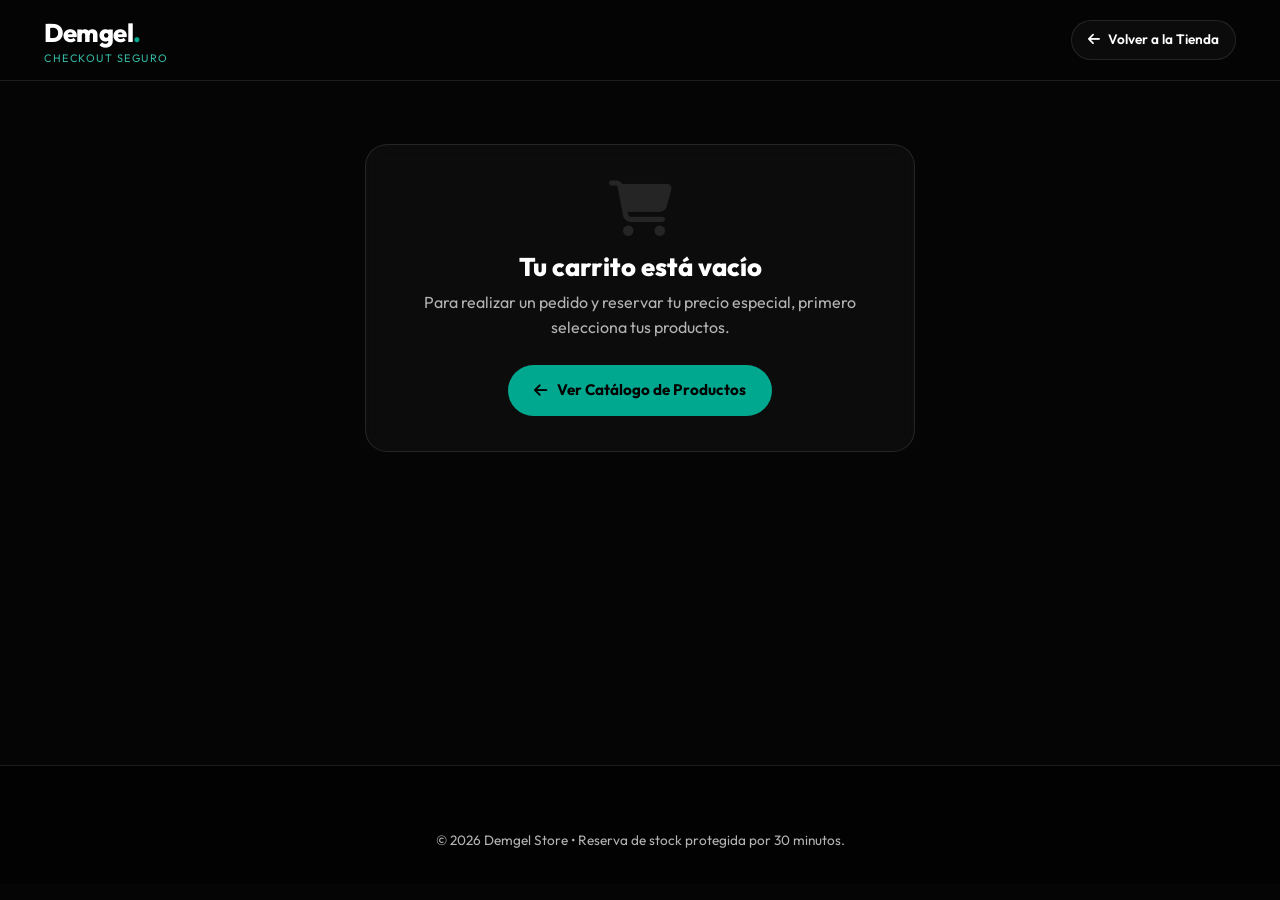
<file: checkout.html>
<!DOCTYPE html>
<html lang="es">
<head>
    <meta charset="UTF-8">
    <meta name="viewport" content="width=device-width, initial-scale=1.0">
    <title>Checkout | Finalizar Pedido Demgel</title>
    <meta name="description" content="Finaliza tu compra online de productos Demgel con precio especial y reserva garantizada por 30 minutos. Retiro en tienda.">
    
    <!-- Google Fonts: Outfit -->
    <link rel="preconnect" href="https://fonts.googleapis.com">
    <link rel="preconnect" href="https://fonts.gstatic.com" crossorigin>
    <link href="https://fonts.googleapis.com/css2?family=Outfit:wght@300;400;600;700;800;900&display=swap" rel="stylesheet">
    
    <!-- Font Awesome Icons -->
    <link rel="stylesheet" href="https://cdnjs.cloudflare.com/ajax/libs/font-awesome/6.4.0/css/all.min.css">
    
    <!-- Stylesheet -->
    <link rel="stylesheet" href="css/style.css">
</head>
<body class="page-checkout">

    <!-- ── Header Minimalista ── -->
    <header id="main-header" class="scrolled">
        <nav class="container">
            <a href="index.html" class="logo">
                <span class="brand">Demgel<span>.</span></span>
                <span class="tagline">Checkout Seguro</span>
            </a>

            <div class="nav-actions">
                <a href="index.html" class="btn-secondary" style="padding: 0.5rem 1rem; font-size: 0.85rem;">
                    <i class="fas fa-arrow-left"></i> Volver a la Tienda
                </a>
            </div>
        </nav>
    </header>

    <main class="checkout-section">
        <div class="container">

            <!-- Estado Vacío (si no hay productos) -->
            <div id="checkout-empty" class="checkout-box" style="display: none; text-align: center; max-width: 550px; margin: 2rem auto;">
                <i class="fas fa-shopping-cart" style="font-size: 3.5rem; color: rgba(255,255,255,0.1); margin-bottom: 1rem;"></i>
                <h2 style="font-size: 1.6rem; margin-bottom: 0.5rem;">Tu carrito está vacío</h2>
                <p style="color: var(--text-muted); margin-bottom: 1.5rem;">Para realizar un pedido y reservar tu precio especial, primero selecciona tus productos.</p>
                <a href="index.html" class="btn-primary"><i class="fas fa-arrow-left"></i> Ver Catálogo de Productos</a>
            </div>

            <!-- Formulario de Checkout -->
            <!-- Formulario de Checkout Simplificado 1-Clic -->
            <div id="checkout-content" class="checkout-layout">
                
                <!-- Columna Izquierda: Datos y Pago -->
                <div class="checkout-form-column">
                    <form id="checkout-form" class="checkout-box glass-effect-premium">
                        <div class="checkout-box__header">
                            <div class="checkout-speed-badge">
                                <i class="fas fa-bolt"></i> Compra Directa Rápida • Sin Registros
                            </div>
                            <h2 class="checkout-box__title" style="margin-top: 0.5rem;">
                                <i class="fas fa-shopping-bag"></i> Finalizar Reserva Online
                            </h2>
                        </div>

                        <!-- 1. Campo Único: Nombre Opcional -->
                        <div class="form-group" style="margin-bottom: 1.8rem;">
                            <label class="form-label" for="cust-name" style="font-size: 0.95rem;">
                                <i class="fas fa-user" style="color: var(--primary); margin-right: 6px;"></i>
                                Nombre de quien retira <span class="opt" style="color: var(--text-muted); font-weight: 400;">(Opcional)</span>
                            </label>
                            <div class="input-glow-wrap">
                                <input type="text" id="cust-name" class="form-input" placeholder="Ej: Carlos (dejar en blanco si prefieres anónimo)" autocomplete="name">
                            </div>
                            <span style="font-size: 0.8rem; color: var(--text-muted); margin-top: 6px; display: block;">
                                <i class="fas fa-info-circle" style="color: var(--primary);"></i> Si lo dejas en blanco, tu pedido se reservará automáticamente con tu código <strong>DG-XXXX</strong>.
                            </span>
                        </div>

                        <!-- 2. Método de Entrega Único -->
                        <div class="form-group" style="margin-bottom: 1.8rem;">
                            <label class="form-label" style="font-size: 0.95rem;">
                                <i class="fas fa-store" style="color: var(--primary); margin-right: 6px;"></i> Modalidad de Entrega
                            </label>
                            <div class="pickup-banner-fixed">
                                <div class="pickup-icon-glow">
                                    <i class="fas fa-store"></i>
                                </div>
                                <div>
                                    <strong style="color: white; font-size: 1rem;">Retiro Presencial en Tienda Demgel</strong>
                                    <span style="display: block; color: var(--text-muted); font-size: 0.85rem; margin-top: 2px;">
                                        Stock asegurado al instante al mejor precio de internet.
                                    </span>
                                </div>
                            </div>
                        </div>

                        <!-- 3. Selección de Método de Pago -->
                        <div class="form-group" style="margin-bottom: 1.8rem;">
                            <label class="form-label" style="font-size: 0.95rem;">
                                <i class="fas fa-credit-card" style="color: var(--primary); margin-right: 6px;"></i>
                                Elige cómo pagarás en tienda o transferencia
                            </label>
                            <div class="payment-methods-grid">
                                <div class="payment-method-card active" data-method="transferencia">
                                    <div class="method-badge">Más Usado</div>
                                    <i class="fas fa-university"></i>
                                    <strong>Transferencia</strong>
                                    <span>Banco / Cuenta RUT / App</span>
                                </div>
                                <div class="payment-method-card" data-method="cajavecina">
                                    <i class="fas fa-store-alt"></i>
                                    <strong>CajaVecina</strong>
                                    <span>Depósito en Efectivo</span>
                                </div>
                            </div>

                            <div id="payment-instructions-preview" class="payment-instructions-preview">
                                <!-- Inyectado dinámicamente por JS desde ConfigService -->
                            </div>
                        </div>

                        <div class="checkout-timer-alert">
                            <i class="fas fa-clock"></i>
                            <div>
                                <strong>Reserva por 30 Minutos:</strong> Tu stock queda reservado inmediatamente para recibir tu pago.
                            </div>
                        </div>

                        <button type="submit" id="btn-confirm-order" class="btn-primary btn-confirm-order">
                            <i class="fas fa-check-circle"></i> CONFIRMAR Y RESERVAR MI STOCK <i class="fas fa-arrow-right"></i>
                        </button>
                    </form>
                </div>

                <!-- Columna Derecha: Resumen de Compra -->
                <div class="checkout-summary-column">
                    <div class="checkout-box checkout-summary-card">
                        <div class="checkout-box__header">
                            <h3 class="checkout-box__title">
                                <i class="fas fa-receipt"></i> Resumen de Compra
                            </h3>
                        </div>

                        <!-- Lista de Ítems del Carrito -->
                        <div id="checkout-items-list" class="checkout-items-list">
                            <!-- Inyectado por JS -->
                        </div>

                        <!-- Desglose Económico -->
                        <div class="cart-summary-line">
                            <span>Precio normal en mostrador:</span>
                            <span id="summary-store-total">$0</span>
                        </div>
                        <div class="cart-summary-line cart-summary-line--savings">
                            <span><i class="fas fa-tag"></i> Ahorro especial online:</span>
                            <span id="summary-savings-total">$0</span>
                        </div>
                        <div class="cart-summary-total">
                            <span>TOTAL A PAGAR:</span>
                            <span id="summary-online-total">$0</span>
                        </div>

                        <div style="text-align: center; color: var(--accent-green); font-size: 0.85rem; font-weight: 700;">
                            <i class="fas fa-check-circle"></i> Retiro directo en tienda sin costo de despacho
                        </div>
                    </div>
                </div>

            </div>

        </div>
    </main>

    <!-- ====== FOOTER ====== -->
    <footer>
        <div class="container" style="text-align: center;">
            <p style="color: var(--text-muted); font-size: 0.85rem;">
                &copy; 2026 Demgel Store • Reserva de stock protegida por 30 minutos.
            </p>
        </div>
    </footer>

    <!-- Scripts -->
    <script src="js/supabaseClient.js"></script>
    <script src="js/data.js"></script>
    <script src="js/analytics.js"></script>
    <script src="js/cart.js"></script>
    <script src="js/services/configService.js"></script>
    <script src="js/services/telegramService.js"></script>
    <script src="js/services/orderService.js"></script>
    <script>
        document.addEventListener("DOMContentLoaded", async () => {
            DemgelAnalytics.initCampaignTracking();

            // Sincronizar catálogo para garantizar correspondencia de IDs
            if (typeof syncCatalogWithSupabase === "function") {
                await syncCatalogWithSupabase();
            }

            DemgelCart.init();

            // Cargar configuración de tienda desde Supabase si está disponible
            if (DemgelConfigService && DemgelConfigService.loadConfig) {
                await DemgelConfigService.loadConfig();
            }

            const cartSummary = DemgelCart.getSummary();
            const emptyBox = document.getElementById("checkout-empty");
            const contentBox = document.getElementById("checkout-content");

            // 1. Validar carrito no vacío
            if (cartSummary.totalItems === 0) {
                if (emptyBox) emptyBox.style.display = "block";
                if (contentBox) contentBox.style.display = "none";
                return;
            } else {
                if (emptyBox) emptyBox.style.display = "none";
                if (contentBox) contentBox.style.display = "grid";
            }

            // Registrar evento de checkout iniciado
            DemgelAnalytics.trackCheckoutStarted(cartSummary);

            // 2. Renderizar ítems del resumen
            renderCheckoutSummary(cartSummary);

            // 3. Configurar método de pago inicial
            let selectedMethod = "transferencia";
            updatePaymentInstructions(selectedMethod);

            const methodCards = document.querySelectorAll(".payment-method-card");
            methodCards.forEach(card => {
                card.addEventListener("click", () => {
                    methodCards.forEach(c => c.classList.remove("active"));
                    card.classList.add("active");
                    selectedMethod = card.getAttribute("data-method");
                    DemgelAnalytics.trackPaymentMethodSelected(selectedMethod);
                    updatePaymentInstructions(selectedMethod);
                });
            });

            // 4. Generar llave de idempotencia única para este formulario
            const idempotencyKey = "idemp_" + (crypto.randomUUID ? crypto.randomUUID() : Date.now().toString());

            // 5. Manejar envío del formulario
            const form = document.getElementById("checkout-form");
            const submitBtn = document.getElementById("btn-confirm-order");

            form.addEventListener("submit", async (e) => {
                e.preventDefault();

                const rawName = document.getElementById("cust-name") ? document.getElementById("cust-name").value.trim() : "";
                const finalName = rawName || "Cliente Demgel";
                const finalPhone = "Sin Teléfono";
                const finalEmail = "";

                // Deshabilitar botón inmediatamente (Anti doble clic)
                submitBtn.disabled = true;
                submitBtn.innerHTML = '<i class="fas fa-spinner fa-spin"></i> Reservando tu Stock...';

                // Registrar evento de datos completados
                DemgelAnalytics.trackCustomerCompleted(finalPhone);

                // Armar payload de la orden
                const orderPayload = {
                    customer_name: finalName,
                    customer_phone: finalPhone,
                    customer_email: finalEmail,
                    payment_method: selectedMethod,
                    items: cartSummary.items,
                    idempotency_key: idempotencyKey,
                    source_campaign: DemgelAnalytics.getCampaignSource()
                };

                // Invocar servicio de órdenes (Supabase RPC con fallback)
                const result = await DemgelOrderService.createOrder(orderPayload);

                if (!result.success) {
                    alert("Error al crear el pedido: " + (result.message || result.error));
                    submitBtn.disabled = false;
                    submitBtn.innerHTML = '<i class="fas fa-lock"></i> CONFIRMAR PEDIDO';
                    return;
                }

                // Registrar evento analítico de orden creada
                DemgelAnalytics.trackOrderCreated(result.order);

                // Notificar instantáneamente a Telegram Bot
                if (typeof DemgelTelegramService !== "undefined") {
                    DemgelTelegramService.notifyNewOrder(result.order).catch(err => {
                        console.warn("Error al enviar notificación a Telegram:", err);
                    });
                }

                // Vaciar el carrito ÚNICAMENTE tras crear con éxito el pedido
                DemgelCart.clearCart();

                // Redirigir a la pantalla del pedido con su access_token seguro
                window.location.href = `pedido.html?id=${result.order.id}&token=${result.order.access_token}`;
            });
        });


        function renderCheckoutSummary(summary) {
            const list = document.getElementById("checkout-items-list");
            const elStore = document.getElementById("summary-store-total");
            const elOnline = document.getElementById("summary-online-total");
            const elSavings = document.getElementById("summary-savings-total");

            let html = "";
            summary.items.forEach(it => {
                const prod = getProductById(it.productId);
                if (!prod) return;
                html += `
                    <div class="checkout-item-row">
                        <img src="${prod.image}" alt="${prod.name}">
                        <div class="checkout-item-details">
                            <div class="checkout-item-title">${prod.name}</div>
                            <div class="checkout-item-qty">Cantidad: ${it.quantity}</div>
                        </div>
                        <div class="checkout-item-price">${formatCLP(prod.online_price * it.quantity)}</div>
                    </div>
                `;
            });

            if (list) list.innerHTML = html;
            if (elStore) elStore.textContent = formatCLP(summary.totalStore);
            if (elOnline) elOnline.textContent = formatCLP(summary.totalOnline);
            if (elSavings) elSavings.textContent = formatCLP(summary.totalSavings);
        }

        function updatePaymentInstructions(method) {
            const previewBox = document.getElementById("payment-instructions-preview");
            if (!previewBox) return;

            if (method === "transferencia") {
                const bank = DemgelConfigService.getBankDetails();
                previewBox.innerHTML = `
                    <strong><i class="fas fa-info-circle"></i> Instrucciones de Transferencia:</strong><br>
                    ${bank.instructions}<br>
                    <span style="font-size: 0.8rem; color: rgba(255,255,255,0.6); display: block; margin-top: 6px;">
                        • Banco: <em>${bank.bank_name}</em> | Cuenta: <em>${bank.account_number}</em>
                    </span>
                    <span style="font-size: 0.8rem; color: var(--primary-light); display: block; margin-top: 4px;">
                        Los datos completos se mostrarán en la siguiente pantalla para realizar la transferencia.
                    </span>
                `;
            } else {
                const caja = DemgelConfigService.getCajaVecinaInstructions();
                previewBox.innerHTML = `
                    <strong><i class="fas fa-info-circle"></i> Pago por CajaVecina:</strong><br>
                    ${caja.instructions}<br>
                    <span style="font-size: 0.8rem; color: var(--primary-light); display: block; margin-top: 6px;">
                        Podrás acercarte a tu CajaVecina más cercana con el número de pedido para pagar en efectivo.
                    </span>
                `;
            }
        }
    </script>
</body>
</html>
</file>
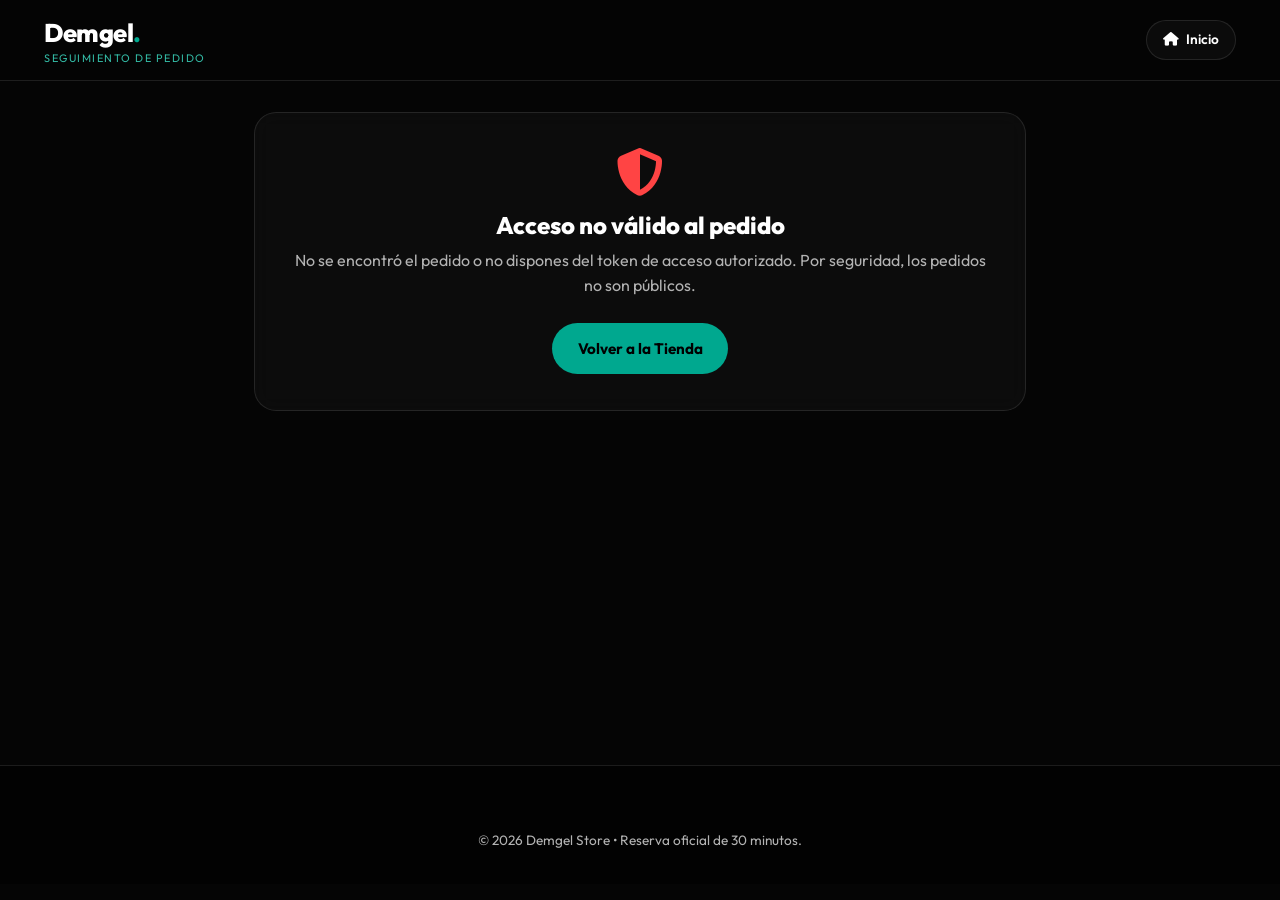
<file: pedido.html>
<!DOCTYPE html>
<html lang="es">
<head>
    <meta charset="UTF-8">
    <meta name="viewport" content="width=device-width, initial-scale=1.0">
    <title>Detalle de tu Pedido | Demgel Store</title>
    <meta name="description" content="Estado de tu pedido Demgel, reserva de 30 minutos y carga de comprobante para retiro en tienda.">
    
    <!-- Google Fonts: Outfit -->
    <link rel="preconnect" href="https://fonts.googleapis.com">
    <link rel="preconnect" href="https://fonts.gstatic.com" crossorigin>
    <link href="https://fonts.googleapis.com/css2?family=Outfit:wght@300;400;600;700;800;900&display=swap" rel="stylesheet">
    
    <!-- Font Awesome Icons -->
    <link rel="stylesheet" href="https://cdnjs.cloudflare.com/ajax/libs/font-awesome/6.4.0/css/all.min.css">
    
    <!-- Stylesheet -->
    <link rel="stylesheet" href="css/style.css">
</head>
<body class="page-order-tracking">

    <!-- ── Header ── -->
    <header id="main-header" class="scrolled">
        <nav class="container">
            <a href="index.html" class="logo">
                <span class="brand">Demgel<span>.</span></span>
                <span class="tagline">Seguimiento de Pedido</span>
            </a>

            <div class="nav-actions">
                <a href="index.html" class="btn-secondary" style="padding: 0.5rem 1rem; font-size: 0.85rem;">
                    <i class="fas fa-home"></i> Inicio
                </a>
            </div>
        </nav>
    </header>

    <main class="order-tracking-section">
        <div class="container order-tracking-container">

            <!-- Estado de Error / Acceso Denegado -->
            <div id="order-error-box" class="checkout-box" style="display: none; text-align: center; margin-bottom: 2rem;">
                <i class="fas fa-shield-alt" style="font-size: 3rem; color: var(--accent-red); margin-bottom: 1rem;"></i>
                <h2 style="font-size: 1.5rem; margin-bottom: 0.5rem;">Acceso no válido al pedido</h2>
                <p style="color: var(--text-muted); margin-bottom: 1.5rem;">No se encontró el pedido o no dispones del token de acceso autorizado. Por seguridad, los pedidos no son públicos.</p>
                <a href="index.html" class="btn-primary">Volver a la Tienda</a>
            </div>

            <!-- Contenido del Pedido -->
            <div id="order-main-content" style="display: none;">

                <!-- 1. Tarjeta de Cabecera y Código -->
                <div class="order-header-card">
                    <div class="order-code-block">
                        <div class="order-label">Código de Retiro en Tienda</div>
                        <div class="order-number" id="ui-order-number">DG-2026-0000</div>
                    </div>
                    <div id="ui-status-badge-container">
                        <!-- Inyectado por JS según estado -->
                    </div>
                </div>

                <!-- 2. Tarjeta de Temporizador de 30 MINUTOS -->
                <div id="ui-timer-card" class="timer-card active">
                    <div class="timer-title" id="ui-timer-title">
                        <i class="fas fa-stopwatch"></i> Tiempo restante para asegurar tu reserva:
                    </div>
                    <div class="timer-countdown active" id="ui-timer-countdown">29:59</div>
                    <div class="timer-note" id="ui-timer-note">
                        Realiza tu pago y adjunta tu comprobante antes de que expire el tiempo para conservar tus productos reservados.
                    </div>
                </div>

                <!-- 3. Instrucciones de Pago (Bancarias / CajaVecina) -->
                <div class="checkout-box" style="margin-bottom: 2rem;">
                    <div class="checkout-box__header">
                        <h3 class="checkout-box__title">
                            <i class="fas fa-money-bill-wave"></i> Instrucciones de Pago
                        </h3>
                    </div>
                    <div id="ui-payment-instructions" style="font-size: 0.95rem; line-height: 1.7; color: var(--text-muted);">
                        <!-- Inyectado por JS -->
                    </div>
                </div>

                <!-- 4. Sección de Carga de Comprobante -->
                <div id="ui-upload-wrapper">
                    <div class="receipt-upload-box" id="ui-receipt-upload-box">
                        <div class="upload-icon-wrap">
                            <i class="fas fa-receipt"></i>
                        </div>
                        <h3 class="upload-title">Sube tu Comprobante de Pago</h3>
                        <p class="upload-sub">
                            Formatos permitidos: <strong>JPG, PNG, WEBP o PDF</strong> (Máximo 10 MB).
                        </p>

                        <!-- Input Oculto con Soporte de Cámara en Móvil -->
                        <input type="file" id="receipt-file-input" accept="image/jpeg,image/png,image/webp,application/pdf" capture="environment" style="display: none;">

                        <div class="upload-actions-mobile">
                            <button type="button" class="btn-file-select" id="btn-trigger-camera">
                                <i class="fas fa-camera"></i> Tomar Foto / Elegir Archivo
                            </button>
                        </div>

                        <!-- Zona de Previsualización -->
                        <div id="receipt-preview-zone" class="receipt-preview-container" style="display: none;">
                            <div id="receipt-preview-display">
                                <!-- Imagen o PDF Card -->
                            </div>
                            <div class="receipt-confirm-actions">
                                <button type="button" class="btn-secondary" id="btn-change-file">
                                    <i class="fas fa-redo"></i> Cambiar Archivo
                                </button>
                                <button type="button" class="btn-primary btn-submit-receipt" id="btn-submit-receipt">
                                    <i class="fas fa-upload"></i> Enviar Comprobante
                                </button>
                            </div>
                        </div>

                        <!-- Mensaje de Error de Validación -->
                        <div id="receipt-error-msg" style="display: none; color: var(--accent-red); margin-top: 1rem; font-size: 0.9rem; font-weight: 700;"></div>
                    </div>
                </div>

                <!-- 5. Banner Informativo de Pago en Revisión (Visible cuando ya se subió) -->
                <div id="ui-receipt-success-banner" class="receipt-success-banner" style="display: none;">
                    <i class="fas fa-check-circle"></i>
                    <div>
                        <h4>Comprobante Recibido Exitosamente</h4>
                        <p>Tu comprobante ya está siendo revisado por nuestro equipo de tienda. Tu reserva de stock quedó <strong>protegida</strong>. Te avisaremos cuando puedas pasar a retirar.</p>
                    </div>
                </div>

                <!-- 6. Resumen de Productos y Totales -->
                <div class="checkout-box">
                    <div class="checkout-box__header">
                        <h3 class="checkout-box__title">
                            <i class="fas fa-box-open"></i> Artículos en este Pedido
                        </h3>
                    </div>

                    <div class="pickup-banner-fixed" style="margin-bottom: 1.5rem;">
                        <i class="fas fa-store"></i>
                        <div>
                            <strong>Retiro en Tienda Oficial Demgel</strong>
                            <span id="ui-customer-meta">Cliente: ... | Tel: ...</span>
                        </div>
                    </div>

                    <div id="ui-order-items-list" class="checkout-items-list">
                        <!-- Inyectado por JS -->
                    </div>

                    <div class="cart-summary-line">
                        <span>Precio mostrador tienda:</span>
                        <span id="ui-store-total">$0</span>
                    </div>
                    <div class="cart-summary-line cart-summary-line--savings">
                        <span><i class="fas fa-tag"></i> Ahorro total online:</span>
                        <span id="ui-savings-total">$0</span>
                    </div>
                    <div class="cart-summary-total">
                        <span>TOTAL A PAGAR:</span>
                        <span id="ui-online-total">$0</span>
                    </div>
                </div>

            </div>

        </div>
    </main>

    <!-- ====== FOOTER ====== -->
    <footer>
        <div class="container" style="text-align: center;">
            <p style="color: var(--text-muted); font-size: 0.85rem;">
                &copy; 2026 Demgel Store • Reserva oficial de 30 minutos.
            </p>
        </div>
    </footer>

    <!-- Scripts -->
    <script src="js/supabaseClient.js"></script>
    <script src="js/data.js"></script>
    <script src="js/analytics.js"></script>
    <script src="js/services/configService.js"></script>
    <script src="js/services/telegramService.js"></script>
    <script src="js/services/orderService.js"></script>
    <script src="js/services/receiptService.js"></script>
    <script>
        let currentOrder = null;
        let timerInterval = null;
        let currentSelectedReceipt = null;
        let currentRawFile = null;

        document.addEventListener("DOMContentLoaded", async () => {
            const urlParams = new URLSearchParams(window.location.search);
            const orderId = urlParams.get("id");
            const token = urlParams.get("token");

            const errorBox = document.getElementById("order-error-box");
            const mainContent = document.getElementById("order-main-content");

            if (!orderId || !token) {
                errorBox.style.display = "block";
                return;
            }

            // Cargar configuración de tienda remota si existe
            if (DemgelConfigService.loadConfig) {
                await DemgelConfigService.loadConfig();
            }

            // Obtener orden segura usando el token (Supabase RPC con fallback local)
            currentOrder = await DemgelOrderService.getOrderByToken(orderId, token);

            if (!currentOrder) {
                errorBox.style.display = "block";
                return;
            }

            mainContent.style.display = "block";
            renderOrderData(currentOrder);
            startCountdownTimer();
            setupReceiptUpload();
        });


        function renderOrderData(order) {
            document.getElementById("ui-order-number").textContent = order.order_number;

            // Renderizar badge de estado
            renderStatusBadge(order.status);

            // Metadatos del cliente
            const metaEl = document.getElementById("ui-customer-meta");
            metaEl.textContent = (order.customer_phone && order.customer_phone !== "Sin Teléfono") 
                ? `Cliente: ${order.customer_name} | WhatsApp: ${order.customer_phone}` 
                : `Cliente: ${order.customer_name}`;

            // Instrucciones de pago
            const payBox = document.getElementById("ui-payment-instructions");
            if (order.payment_method === "transferencia") {
                const bank = DemgelConfigService.getBankDetails();
                payBox.innerHTML = `
                    <div style="background: rgba(0,0,0,0.4); border: 1px solid var(--glass-border); border-radius: 10px; padding: 1.2rem;">
                        <p style="color: white; font-weight: 700; margin-bottom: 0.8rem;">
                            <i class="fas fa-university" style="color: var(--primary);"></i> Datos para Transferencia Bancaria:
                        </p>
                        <ul style="list-style: none; display: flex; flex-direction: column; gap: 6px; font-size: 0.9rem;">
                            <li>• <strong>Banco:</strong> <span>${bank.bank_name}</span></li>
                            <li>• <strong>Tipo de Cuenta:</strong> <span>${bank.account_type}</span></li>
                            <li>• <strong>Número de Cuenta:</strong> <span>${bank.account_number}</span></li>
                            <li>• <strong>RUT:</strong> <span>${bank.rut}</span></li>
                            <li>• <strong>Titular:</strong> <span>${bank.holder_name}</span></li>
                            <li>• <strong>Correo de Confirmación:</strong> <span>${bank.email}</span></li>
                        </ul>
                        <div style="margin-top: 1rem; font-size: 0.85rem; color: var(--primary-light);">
                            <strong>Monto Exacto a Transferir:</strong> <span style="font-size: 1.2rem; font-weight: 800;">${formatCLP(order.total_online_price)}</span>
                        </div>
                    </div>
                `;
            } else {
                const caja = DemgelConfigService.getCajaVecinaInstructions();
                payBox.innerHTML = `
                    <div style="background: rgba(0,0,0,0.4); border: 1px solid var(--glass-border); border-radius: 10px; padding: 1.2rem;">
                        <p style="color: white; font-weight: 700; margin-bottom: 0.8rem;">
                            <i class="fas fa-store-alt" style="color: var(--primary);"></i> Pago en Efectivo por CajaVecina:
                        </p>
                        <p style="margin-bottom: 0.8rem;">${caja.instructions}</p>
                        <ul style="list-style: none; display: flex; flex-direction: column; gap: 6px; font-size: 0.9rem;">
                            ${caja.step_by_step.map(s => `<li>${s}</li>`).join("")}
                        </ul>
                        <div style="margin-top: 1rem; font-size: 0.85rem; color: var(--primary-light);">
                            <strong>Monto en Efectivo:</strong> <span style="font-size: 1.2rem; font-weight: 800;">${formatCLP(order.total_online_price)}</span>
                        </div>
                    </div>
                `;
            }

            // Renderizar lista de ítems
            const itemsList = document.getElementById("ui-order-items-list");
            let itemsHtml = "";
            order.items.forEach(it => {
                itemsHtml += `
                    <div class="checkout-item-row">
                        <img src="${it.image}" alt="${it.product_name}">
                        <div class="checkout-item-details">
                            <div class="checkout-item-title">${it.product_name}</div>
                            <div class="checkout-item-qty">Cantidad: ${it.quantity} ${it.model_reference ? '• Ref: ' + it.model_reference : ''}</div>
                        </div>
                        <div class="checkout-item-price">${formatCLP(it.subtotal)}</div>
                    </div>
                `;
            });
            itemsList.innerHTML = itemsHtml;

            // Totales económicos
            document.getElementById("ui-store-total").textContent = formatCLP(order.total_store_price);
            document.getElementById("ui-savings-total").textContent = formatCLP(order.total_savings);
            document.getElementById("ui-online-total").textContent = formatCLP(order.total_online_price);

            // Ajustar visualización según estado previo
            updateUIByStatus(order.status);
        }

        function renderStatusBadge(status) {
            const container = document.getElementById("ui-status-badge-container");
            let badgeClass = "status-badge--pending";
            let icon = "fa-clock";
            let label = "Esperando Comprobante";

            switch (status) {
                case "PENDIENTE DE PAGO":
                    badgeClass = "status-badge--pending";
                    icon = "fa-clock";
                    label = "🕐 Esperando Comprobante";
                    break;
                case "PAGO EN REVISIÓN":
                    badgeClass = "status-badge--review";
                    icon = "fa-search";
                    label = "🔎 Estamos verificando tu pago";
                    break;
                case "PAGO CONFIRMADO":
                    badgeClass = "status-badge--confirmed";
                    icon = "fa-check";
                    label = "✓ Pago confirmado";
                    break;
                case "LISTO PARA RETIRAR":
                    badgeClass = "status-badge--ready";
                    icon = "fa-store";
                    label = "🏪 Tu pedido está listo para retirar";
                    break;
                case "RETIRADO":
                    badgeClass = "status-badge--completed";
                    icon = "fa-check-double";
                    label = "✓ Pedido retirado";
                    break;
                case "CANCELADO":
                    badgeClass = "status-badge--cancelled";
                    icon = "fa-times";
                    label = "✕ Pedido cancelado";
                    break;
            }

            container.innerHTML = `<span class="status-badge ${badgeClass}"><i class="fas ${icon}"></i> ${label}</span>`;
        }

        function updateUIByStatus(status) {
            const uploadWrapper = document.getElementById("ui-upload-wrapper");
            const successBanner = document.getElementById("ui-receipt-success-banner");
            const timerCard = document.getElementById("ui-timer-card");
            const countdownEl = document.getElementById("ui-timer-countdown");
            const noteEl = document.getElementById("ui-timer-note");

            if (status === "PAGO EN REVISIÓN") {
                uploadWrapper.style.display = "none";
                successBanner.style.display = "flex";
                timerCard.className = "timer-card frozen";
                countdownEl.className = "timer-countdown frozen";
                countdownEl.innerHTML = '<i class="fas fa-shield-alt"></i> RESERVA PROTEGIDA';
                countdownEl.style.fontSize = "2.2rem";
                noteEl.textContent = "Tu comprobante está en revisión. El tiempo límite ya no expira y tus productos permanecen reservados.";
            } else if (status === "CANCELADO") {
                uploadWrapper.style.display = "block"; // Deja ver la zona pero rechaza
                successBanner.style.display = "none";
                timerCard.className = "timer-card expired";
                countdownEl.className = "timer-countdown expired";
                countdownEl.textContent = "RESERVA EXPIRADA";
                noteEl.textContent = "Tu tiempo de reserva de 30 minutos ha finalizado y el stock fue liberado al catálogo.";
            }
        }

        // 30 MINUTOS COUNTDOWN TIMER (Simulación Local Mock)
        // NOTA DE ARQUITECTURA: En esta fase local, el contador es una simulación basada en order.expires_at.
        // En la futura integración remota, la autoridad única del tiempo será Supabase (PostgreSQL / Edge Functions).
        function startCountdownTimer() {
            if (!currentOrder || currentOrder.status !== "PENDIENTE DE PAGO") return;

            const countdownEl = document.getElementById("ui-timer-countdown");
            const timerCard = document.getElementById("ui-timer-card");

            if (timerInterval) clearInterval(timerInterval);

            async function updateTimer() {
                const now = new Date().getTime();
                const expires = new Date(currentOrder.expires_at).getTime();
                const distance = expires - now;

                if (distance <= 0) {
                    clearInterval(timerInterval);
                    countdownEl.textContent = "00:00";
                    // Disparar chequeo de expiración en el servicio
                    DemgelOrderService.checkOrderExpiration(currentOrder.id);
                    const freshOrder = await DemgelOrderService.getOrderByToken(currentOrder.id, currentOrder.access_token);
                    if (freshOrder) currentOrder = freshOrder;
                    renderStatusBadge(currentOrder.status || "CANCELADO");
                    updateUIByStatus("CANCELADO");
                    return;
                }

                const minutes = Math.floor((distance % (1000 * 60 * 60)) / (1000 * 60));
                const seconds = Math.floor((distance % (1000 * 60)) / 1000);

                countdownEl.textContent = `${minutes.toString().padStart(2, '0')}:${seconds.toString().padStart(2, '0')}`;
            }

            updateTimer();
            timerInterval = setInterval(updateTimer, 1000);
        }

        // Configuración de Subida de Comprobante
        function setupReceiptUpload() {
            const fileInput = document.getElementById("receipt-file-input");
            const triggerBtn = document.getElementById("btn-trigger-camera");
            const previewZone = document.getElementById("receipt-preview-zone");
            const previewDisplay = document.getElementById("receipt-preview-display");
            const errorMsg = document.getElementById("receipt-error-msg");
            const changeBtn = document.getElementById("btn-change-file");
            const submitBtn = document.getElementById("btn-submit-receipt");

            triggerBtn.addEventListener("click", () => {
                errorMsg.style.display = "none";
                fileInput.click();
            });

            changeBtn.addEventListener("click", () => {
                fileInput.value = "";
                previewZone.style.display = "none";
                triggerBtn.parentElement.style.display = "flex";
                currentSelectedReceipt = null;
                currentRawFile = null;
            });

            fileInput.addEventListener("change", (e) => {
                const file = e.target.files[0];
                if (!file) return;

                currentRawFile = file;
                errorMsg.style.display = "none";

                DemgelReceiptService.generatePreview(file, (err, previewData) => {
                    if (err) {
                        errorMsg.textContent = err.message;
                        errorMsg.style.display = "block";
                        return;
                    }

                    currentSelectedReceipt = previewData;
                    currentSelectedReceipt.rawFile = file;

                    if (previewData.isPdf) {
                        previewDisplay.innerHTML = `
                            <div class="receipt-pdf-preview">
                                <i class="fas fa-file-pdf"></i>
                                <div>
                                    <strong style="display:block; font-size:1rem;">${previewData.fileName}</strong>
                                    <span style="font-size:0.8rem; color:var(--text-muted);">${previewData.fileSize}</span>
                                </div>
                            </div>
                        `;
                    } else {
                        previewDisplay.innerHTML = `
                            <img src="${previewData.previewUrl}" alt="Comprobante" class="receipt-img-preview">
                            <span style="font-size:0.8rem; color:var(--text-muted); margin-top:4px;">${previewData.fileName} (${previewData.fileSize})</span>
                        `;
                    }

                    previewZone.style.display = "flex";
                    triggerBtn.parentElement.style.display = "none";
                });
            });

            submitBtn.addEventListener("click", async () => {
                if (!currentSelectedReceipt) return;

                submitBtn.disabled = true;
                submitBtn.innerHTML = '<i class="fas fa-spinner fa-spin"></i> Subiendo y Validando Comprobante...';

                // Procesar con el servicio de comprobantes (Storage privado + RPC)
                const result = await DemgelReceiptService.processAndSubmitReceipt(
                    currentOrder.id,
                    currentOrder.access_token,
                    currentSelectedReceipt,
                    currentRawFile
                );

                if (result && result.success) {
                    if (typeof DemgelTelegramService !== "undefined") {
                        DemgelTelegramService.notifyReceiptUploaded(currentOrder, currentSelectedReceipt, currentRawFile).catch(err => {
                            console.warn("Error enviando comprobante a Telegram:", err);
                        });
                    }
                }

                if (!result.success) {
                    errorMsg.textContent = result.message || "Error al procesar el comprobante.";
                    errorMsg.style.display = "block";
                    submitBtn.disabled = false;
                    submitBtn.innerHTML = '<i class="fas fa-upload"></i> Enviar Comprobante';

                    // Si fue por expiración, actualizar toda la pantalla a CANCELADO
                    if (result.error === "RESERVA_EXPIRADA") {
                        if (timerInterval) clearInterval(timerInterval);
                        const refreshed = await DemgelOrderService.getOrderByToken(currentOrder.id, currentOrder.access_token);
                        if (refreshed) currentOrder = refreshed;
                        renderStatusBadge("CANCELADO");
                        updateUIByStatus("CANCELADO");
                    }
                    return;
                }

                // Éxito: Congelar temporizador y actualizar vista a PAGO EN REVISIÓN
                if (timerInterval) clearInterval(timerInterval);
                currentOrder = result.order || await DemgelOrderService.getOrderByToken(currentOrder.id, currentOrder.access_token);
                renderStatusBadge("PAGO EN REVISIÓN");
                updateUIByStatus("PAGO EN REVISIÓN");
            });
        }
    </script>
</body>
</html>
</file>
<file: css/style.css>
/* ====================================================================
   TIENDA OFICIAL DEMGEL - SISTEMA DE DISEÑO PREMIUM (FASE 2C)
   Colores: #050505 (Negro Oled), #00A88F (Teal Demgel), #00F2FE (Cyan)
   Tipografía: 'Outfit', sans-serif
   ==================================================================== */

:root {
    --primary: #00A88F;
    --primary-dark: #007D6A;
    --primary-light: #33BAA5;
    --accent-cyan: #00F2FE;
    --accent-green: #25D366;
    --accent-gold: #FFD700;
    --accent-red: #FF4444;
    --bg: #050505;
    --surface: rgba(255, 255, 255, 0.05);
    --surface-hover: rgba(255, 255, 255, 0.08);
    --glass: rgba(255, 255, 255, 0.03);
    --glass-border: rgba(255, 255, 255, 0.1);
    --glass-border-teal: rgba(0, 168, 143, 0.35);
    --text-main: #FFFFFF;
    --text-muted: #B3B3B3;
    --radius-pill: 50px;
    --radius-card: 22px;
    --radius-sm: 12px;
    --transition: all 0.35s cubic-bezier(0.165, 0.84, 0.44, 1);
}

* {
    margin: 0;
    padding: 0;
    box-sizing: border-box;
}

html {
    scroll-behavior: smooth;
}

body {
    font-family: 'Outfit', sans-serif;
    background-color: var(--bg);
    color: var(--text-main);
    line-height: 1.6;
    overflow-x: hidden;
    min-height: 100vh;
}

.container {
    max-width: 1240px;
    margin: 0 auto;
    padding: 0 0.85rem;
}

@media (min-width: 768px) {
    .container {
        padding: 0 1.5rem;
    }
}

/* --- Tipografía y Títulos --- */
h1, h2, h3, h4 {
    font-weight: 800;
    line-height: 1.15;
}

.text-gradient {
    background: linear-gradient(90deg, var(--primary), var(--accent-cyan));
    -webkit-background-clip: text;
    -webkit-text-fill-color: transparent;
}

/* --- Botones --- */
.btn-primary {
    display: inline-flex;
    align-items: center;
    justify-content: center;
    gap: 10px;
    padding: 0.85rem 1.6rem;
    background: var(--primary);
    color: #000000;
    text-decoration: none;
    font-weight: 700;
    font-size: 0.95rem;
    border-radius: var(--radius-pill);
    border: none;
    cursor: pointer;
    transition: var(--transition);
}

.btn-primary:hover {
    background: var(--primary-light);
    transform: translateY(-2px);
    box-shadow: 0 8px 24px rgba(0, 168, 143, 0.35);
}

.btn-secondary {
    display: inline-flex;
    align-items: center;
    justify-content: center;
    gap: 8px;
    padding: 0.85rem 1.6rem;
    background: var(--glass);
    color: #FFFFFF;
    text-decoration: none;
    font-weight: 600;
    font-size: 0.95rem;
    border-radius: var(--radius-pill);
    border: 1px solid var(--glass-border);
    cursor: pointer;
    transition: var(--transition);
}

.btn-secondary:hover {
    background: rgba(255, 255, 255, 0.1);
    border-color: #FFFFFF;
}

/* --- Header y Navegación --- */
#main-header {
    position: fixed;
    top: 0;
    left: 0;
    width: 100%;
    z-index: 1000;
    padding: 1.2rem 0;
    transition: var(--transition);
}

#main-header.scrolled {
    background: rgba(5, 5, 5, 0.88);
    backdrop-filter: blur(14px);
    padding: 0.8rem 0;
    border-bottom: 1px solid var(--glass-border);
}

nav.container {
    display: flex;
    justify-content: space-between;
    align-items: center;
}

.logo {
    display: flex;
    flex-direction: column;
    text-decoration: none;
    color: white;
}

.logo .brand {
    font-size: 1.6rem;
    font-weight: 800;
    letter-spacing: -0.5px;
}

.logo .brand span {
    color: var(--primary);
}

.logo .tagline {
    font-size: 0.68rem;
    color: var(--primary-light);
    text-transform: uppercase;
    letter-spacing: 1.5px;
    margin-top: -4px;
}

.nav-links {
    display: flex;
    list-style: none;
    gap: 2rem;
    align-items: center;
}

.nav-links a {
    color: var(--text-muted);
    text-decoration: none;
    font-weight: 500;
    font-size: 0.95rem;
    transition: var(--transition);
}

.nav-links a:hover,
.nav-links a.active {
    color: var(--primary-light);
}

.nav-actions {
    display: flex;
    align-items: center;
    gap: 1rem;
}

/* Botón Carrito con Contador */
.nav-cart-btn {
    position: relative;
    background: var(--surface);
    border: 1px solid var(--glass-border-teal);
    color: white;
    width: 46px;
    height: 46px;
    border-radius: 50%;
    display: flex;
    align-items: center;
    justify-content: center;
    font-size: 1.1rem;
    cursor: pointer;
    transition: var(--transition);
}

.nav-cart-btn:hover {
    background: rgba(0, 168, 143, 0.15);
    border-color: var(--primary);
    transform: scale(1.05);
}

.cart-counter-badge {
    position: absolute;
    top: -4px;
    right: -4px;
    background: var(--primary);
    color: black;
    font-size: 0.72rem;
    font-weight: 800;
    min-width: 20px;
    height: 20px;
    border-radius: 50%;
    display: flex;
    align-items: center;
    justify-content: center;
    padding: 0 4px;
    box-shadow: 0 2px 8px rgba(0, 0, 0, 0.5);
}

/* Hamburguesa */
.nav-hamburger {
    display: none;
    flex-direction: column;
    gap: 5px;
    cursor: pointer;
    padding: 6px;
}

.nav-hamburger span {
    width: 24px;
    height: 2px;
    background: white;
    border-radius: 2px;
    transition: transform 0.3s ease, opacity 0.3s ease;
}

.nav-hamburger.active span:nth-child(1) { transform: translateY(7px) rotate(45deg); }
.nav-hamburger.active span:nth-child(2) { opacity: 0; }
.nav-hamburger.active span:nth-child(3) { transform: translateY(-7px) rotate(-45deg); }

/* Menú Móvil */
.mobile-menu {
    position: fixed;
    top: 0;
    left: 0;
    width: 100%;
    height: 100vh;
    background: rgba(5, 5, 5, 0.98);
    backdrop-filter: blur(20px);
    z-index: 999;
    display: flex;
    flex-direction: column;
    justify-content: center;
    align-items: center;
    gap: 1.5rem;
    opacity: 0;
    pointer-events: none;
    transition: opacity 0.35s ease;
}

.mobile-menu.open {
    opacity: 1;
    pointer-events: all;
}

.mobile-menu a {
    color: var(--text-muted);
    font-size: 1.3rem;
    font-weight: 700;
    text-decoration: none;
    display: flex;
    align-items: center;
    gap: 12px;
    transition: var(--transition);
}

.mobile-menu a:hover {
    color: var(--primary);
}

/* --- Banner de Campaña QR --- */
.qr-campaign-banner {
    display: none;
    background: linear-gradient(90deg, rgba(0, 168, 143, 0.25) 0%, rgba(0, 242, 254, 0.2) 100%);
    border-bottom: 1px solid var(--primary);
    padding: 0.8rem 0;
    margin-top: 72px;
    text-align: center;
}

.qr-banner-content {
    display: flex;
    align-items: center;
    justify-content: center;
    gap: 1rem;
    flex-wrap: wrap;
}

.qr-banner-badge {
    background: var(--primary);
    color: black;
    font-size: 0.75rem;
    font-weight: 800;
    padding: 0.25rem 0.8rem;
    border-radius: var(--radius-pill);
    letter-spacing: 1px;
}

.qr-banner-content p {
    font-size: 0.9rem;
    font-weight: 600;
    color: #FFFFFF;
}

/* --- Hero Section --- */
.hero {
    position: relative;
    padding: 10rem 0 5rem;
    overflow: hidden;
    text-align: center;
}

.hero-glow {
    position: absolute;
    top: 10%;
    left: 50%;
    transform: translateX(-50%);
    width: 650px;
    height: 450px;
    background: radial-gradient(circle, rgba(0, 168, 143, 0.22) 0%, transparent 70%);
    pointer-events: none;
    z-index: 1;
}

.hero-content {
    position: relative;
    z-index: 2;
    max-width: 820px;
    margin: 0 auto;
}

.hero-eyebrow {
    display: inline-flex;
    align-items: center;
    gap: 8px;
    background: rgba(0, 168, 143, 0.12);
    border: 1px solid var(--glass-border-teal);
    border-radius: var(--radius-pill);
    padding: 0.4rem 1.2rem;
    font-size: 0.82rem;
    font-weight: 700;
    color: var(--primary-light);
    letter-spacing: 1.5px;
    text-transform: uppercase;
    margin-bottom: 1.5rem;
}

.hero-title {
    font-size: 3.8rem;
    letter-spacing: -1.5px;
    margin-bottom: 1.2rem;
}

.hero-subtitle {
    font-size: 1.2rem;
    color: var(--text-muted);
    margin-bottom: 2rem;
    line-height: 1.6;
}

.hero-price-comparison-pill {
    display: inline-flex;
    align-items: center;
    gap: 1.5rem;
    background: var(--surface);
    border: 1px solid var(--glass-border);
    border-radius: var(--radius-pill);
    padding: 0.8rem 1.8rem;
    margin-bottom: 2.5rem;
    flex-wrap: wrap;
    justify-content: center;
}

.pill-item-store {
    font-size: 0.9rem;
    color: var(--text-muted);
}
.pill-item-store del { color: #E74C3C; font-weight: 700; }

.pill-sep {
    color: rgba(255, 255, 255, 0.2);
}

.pill-item-online {
    font-size: 1.1rem;
    font-weight: 800;
    color: var(--primary-light);
}

.hero-actions {
    display: flex;
    justify-content: center;
    gap: 1.2rem;
    flex-wrap: wrap;
}

/* --- Barra de Categorías Responsiva (Mobile-First) --- */
.categories-section {
    padding: 1.2rem 0;
    border-top: 1px solid var(--glass-border);
    border-bottom: 1px solid var(--glass-border);
    background: rgba(0, 0, 0, 0.5);
    position: relative;
    overflow: hidden;
}

.categories-bar {
    display: flex;
    gap: 0.75rem;
    overflow-x: auto;
    padding: 0.2rem 0.5rem 0.6rem;
    scrollbar-width: none; /* Firefox */
    scroll-snap-type: x mandatory;
    scroll-behavior: smooth;
    -webkit-overflow-scrolling: touch;
}
.categories-bar::-webkit-scrollbar { display: none; }

.category-pill {
    display: inline-flex;
    align-items: center;
    gap: 8px;
    background: var(--surface);
    border: 1px solid var(--glass-border);
    color: var(--text-muted);
    padding: 0.65rem 1.25rem;
    border-radius: var(--radius-pill);
    font-size: 0.88rem;
    font-weight: 600;
    cursor: pointer;
    white-space: nowrap;
    scroll-snap-align: start;
    min-height: 44px; /* Área táctil táctica para móviles */
    touch-action: manipulation;
    flex-shrink: 0;
    transition: var(--transition-fast);
}

.category-pill:hover,
.category-pill.active {
    background: rgba(0, 168, 143, 0.18);
    border-color: var(--primary);
    color: #FFFFFF;
    box-shadow: 0 0 16px rgba(0, 168, 143, 0.3);
}

.category-pill.active i {
    color: var(--primary-light);
}

/* --- Catálogo y Grid de Productos --- */
.products-section {
    padding: 5rem 0;
}

.section-header {
    text-align: center;
    margin-bottom: 3.5rem;
}

.section-eyebrow {
    display: inline-flex;
    align-items: center;
    gap: 6px;
    color: var(--primary-light);
    font-size: 0.8rem;
    font-weight: 700;
    letter-spacing: 2px;
    text-transform: uppercase;
    margin-bottom: 0.8rem;
}

.section-title {
    font-size: 2.5rem;
    margin-bottom: 0.8rem;
}

.section-subtitle {
    color: var(--text-muted);
    font-size: 1.05rem;
}

/* --- Catálogo y Grid de Productos (Mobile-First: 2 Columnas) --- */
.products-grid {
    display: grid;
    grid-template-columns: repeat(2, 1fr);
    gap: 0.65rem;
}

/* --- Tarjeta de Producto en Móvil (2 Columnas Compacta) --- */
.product-card {
    background: var(--glass);
    border: 1px solid var(--glass-border);
    border-radius: 16px;
    padding: 0.75rem;
    display: flex;
    flex-direction: column;
    position: relative;
    overflow: hidden;
    transition: var(--transition);
}

.product-card__badges {
    display: flex;
    justify-content: space-between;
    align-items: center;
    gap: 4px;
    margin-bottom: 0.45rem;
    position: relative;
    z-index: 3;
}

.badge-online-offer {
    background: rgba(0, 168, 143, 0.18);
    border: 1px solid var(--glass-border-teal);
    color: var(--primary-light);
    font-size: 0.62rem;
    font-weight: 800;
    padding: 0.2rem 0.45rem;
    border-radius: var(--radius-pill);
    letter-spacing: 0.2px;
    white-space: nowrap;
}

.badge-discount {
    background: var(--accent-red);
    color: white;
    font-size: 0.65rem;
    font-weight: 800;
    padding: 0.15rem 0.45rem;
    border-radius: var(--radius-pill);
    white-space: nowrap;
}

.product-card__img-wrap {
    width: 100%;
    height: 180px;
    border-radius: var(--radius-sm);
    background: rgba(0, 0, 0, 0.45);
    display: flex;
    align-items: center;
    justify-content: center;
    cursor: pointer;
    overflow: hidden;
    margin-bottom: 0.65rem;
}

.product-card__img {
    max-width: 85%;
    max-height: 85%;
    object-fit: contain;
    transition: transform 0.4s ease;
}

.product-card__content {
    display: flex;
    flex-direction: column;
    flex: 1;
}

.product-card__meta {
    display: flex;
    justify-content: space-between;
    font-size: 0.68rem;
    color: var(--text-muted);
    margin-bottom: 0.25rem;
}

.product-card__model {
    font-weight: 700;
    color: var(--primary-light);
}

.product-card__title {
    font-size: 0.88rem;
    font-weight: 700;
    line-height: 1.25;
    margin-bottom: 0.55rem;
    color: white;
    cursor: pointer;
    min-height: 2.3rem;
    display: -webkit-box;
    -webkit-line-clamp: 2;
    -webkit-box-orient: vertical;
    overflow: hidden;
}

.product-card__pricing {
    background: rgba(0, 0, 0, 0.4);
    border: 1px solid var(--glass-border);
    border-radius: 10px;
    padding: 0.55rem;
    margin-bottom: 0.55rem;
}

.price-row {
    display: flex;
    justify-content: space-between;
    align-items: center;
    font-size: 0.72rem;
    margin-bottom: 0.2rem;
}

.price-store-label {
    color: var(--text-muted);
}

.price-store {
    color: #E74C3C;
    text-decoration: line-through;
    font-weight: 600;
}

.price-online-row {
    display: flex;
    justify-content: space-between;
    align-items: baseline;
    margin-bottom: 0.3rem;
}

.price-online-label {
    font-size: 0.72rem;
    font-weight: 700;
    color: var(--text-main);
}

.price-online {
    font-size: 1.15rem;
    font-weight: 900;
    color: var(--primary-light);
    letter-spacing: -0.3px;
}

.savings-chip {
    background: rgba(37, 211, 102, 0.12);
    border: 1px solid rgba(37, 211, 102, 0.25);
    color: var(--accent-green);
    font-size: 0.68rem;
    font-weight: 700;
    padding: 0.2rem 0.4rem;
    border-radius: var(--radius-pill);
    text-align: center;
}

.product-card__stock {
    display: flex;
    align-items: center;
    gap: 5px;
    font-size: 0.7rem;
    color: var(--text-muted);
    margin-bottom: 0.65rem;
}

.stock-dot {
    width: 6px;
    height: 6px;
    background: var(--accent-green);
    border-radius: 50%;
    box-shadow: 0 0 6px rgba(37, 211, 102, 0.8);
}

.product-card__actions {
    display: flex;
    flex-direction: column;
    gap: 0.45rem;
    margin-top: auto;
}

.btn-add-cart {
    width: 100%;
    min-height: 44px;
    padding: 0.55rem 0.4rem;
    font-size: 0.82rem;
    font-weight: 800;
    gap: 5px;
}

.btn-quick-buy {
    width: 100%;
    min-height: 38px;
    padding: 0.4rem;
    font-size: 0.76rem;
    font-weight: 600;
    background: transparent;
    border: 1px solid var(--glass-border);
    color: var(--text-muted);
    border-radius: var(--radius-pill);
    cursor: pointer;
    transition: var(--transition);
}

/* ==========================================================================
   Mejoras progresivas para Tablet y Desktop (min-width: 768px)
   ========================================================================== */
@media (min-width: 768px) {
    .products-grid {
        grid-template-columns: repeat(auto-fill, minmax(280px, 1fr));
        gap: 2rem;
    }

    .product-card {
        padding: 1.5rem;
        border-radius: var(--radius-card);
    }

    .product-card__badges {
        margin-bottom: 1rem;
    }

    .badge-online-offer {
        font-size: 0.72rem;
        padding: 0.3rem 0.8rem;
    }

    .badge-discount {
        font-size: 0.72rem;
        padding: 0.25rem 0.6rem;
    }

    .product-card__img-wrap {
        height: 220px;
        margin-bottom: 1.2rem;
    }

    .product-card__title {
        font-size: 1.15rem;
        margin-bottom: 1rem;
        min-height: 2.8rem;
    }

    .product-card__pricing {
        padding: 0.9rem;
        margin-bottom: 1rem;
    }

    .price-row {
        font-size: 0.85rem;
        margin-bottom: 0.3rem;
    }

    .price-online-label {
        font-size: 0.85rem;
    }

    .price-online {
        font-size: 1.55rem;
    }

    .savings-chip {
        font-size: 0.78rem;
        padding: 0.3rem 0.6rem;
    }

    .product-card__stock {
        font-size: 0.8rem;
        margin-bottom: 1.2rem;
    }

    .stock-dot {
        width: 8px;
        height: 8px;
    }

    .btn-add-cart {
        padding: 0.85rem 1.6rem;
        font-size: 0.95rem;
    }

    .btn-quick-buy {
        padding: 0.65rem;
        font-size: 0.85rem;
    }
}

@media (min-width: 1024px) and (hover: hover) {
    .product-card:hover {
        transform: translateY(-8px);
        border-color: var(--primary);
        background: var(--surface-hover);
        box-shadow: 0 16px 36px rgba(0, 168, 143, 0.15);
    }

    .product-card:hover .product-card__img {
        transform: scale(1.06);
    }

    .product-card__title:hover {
        color: var(--primary-light);
    }

    .btn-quick-buy:hover {
        color: white;
        border-color: var(--text-muted);
    }
}

/* --- Sección Cómo Comprar (3 Pasos) --- */
.how-it-works {
    padding: 6rem 0;
    background: linear-gradient(180deg, rgba(0, 168, 143, 0.04) 0%, transparent 100%);
    border-top: 1px solid var(--glass-border);
    border-bottom: 1px solid var(--glass-border);
}

.how-steps {
    display: flex;
    justify-content: space-around;
    align-items: center;
    gap: 2rem;
    flex-wrap: wrap;
}

.step-card {
    text-align: center;
    max-width: 280px;
}

.step-num {
    font-size: 3rem;
    font-weight: 900;
    color: rgba(0, 168, 143, 0.25);
    line-height: 1;
    margin-bottom: 0.5rem;
}

.step-icon {
    font-size: 2rem;
    color: var(--primary);
    margin-bottom: 1rem;
}

.step-card h3 {
    font-size: 1.2rem;
    margin-bottom: 0.5rem;
}

.step-card p {
    font-size: 0.9rem;
    color: var(--text-muted);
}

/* --- Slide-Over Drawer del Carrito --- */
.cart-drawer-overlay {
    position: fixed;
    top: 0;
    left: 0;
    width: 100%;
    height: 100%;
    background: rgba(0, 0, 0, 0.7);
    backdrop-filter: blur(8px);
    z-index: 1200;
    opacity: 0;
    pointer-events: none;
    transition: opacity 0.35s ease;
}

.cart-drawer-overlay.open {
    opacity: 1;
    pointer-events: all;
}

.cart-drawer {
    position: fixed;
    top: 0;
    right: 0;
    width: 100%;
    max-width: 440px;
    height: 100%;
    background: #0A0A0A;
    border-left: 1px solid var(--glass-border);
    z-index: 1300;
    display: flex;
    flex-direction: column;
    transform: translateX(100%);
    transition: transform 0.35s cubic-bezier(0.165, 0.84, 0.44, 1);
    box-shadow: -10px 0 40px rgba(0, 0, 0, 0.8);
}

.cart-drawer.open {
    transform: translateX(0);
}

.cart-drawer__header {
    padding: 1.5rem;
    border-bottom: 1px solid var(--glass-border);
    display: flex;
    justify-content: space-between;
    align-items: center;
}

.cart-drawer__title {
    font-size: 1.25rem;
    display: flex;
    align-items: center;
    gap: 10px;
}

.cart-drawer__close {
    background: transparent;
    border: none;
    color: var(--text-muted);
    font-size: 1.3rem;
    cursor: pointer;
    transition: color 0.2s;
}

.cart-drawer__close:hover {
    color: white;
}

.cart-drawer__items {
    flex: 1;
    overflow-y: auto;
    padding: 1.2rem;
    display: flex;
    flex-direction: column;
    gap: 1rem;
}

.cart-drawer__empty {
    display: flex;
    flex-direction: column;
    align-items: center;
    justify-content: center;
    height: 100%;
    color: var(--text-muted);
    gap: 1rem;
    text-align: center;
    padding: 2rem;
}

.cart-drawer__empty i {
    font-size: 3.5rem;
    color: rgba(255, 255, 255, 0.1);
}

/* Item dentro del carrito */
.cart-item {
    display: flex;
    gap: 1rem;
    background: var(--surface);
    border: 1px solid var(--glass-border);
    border-radius: var(--radius-sm);
    padding: 1rem;
}

.cart-item__img-wrap {
    width: 70px;
    height: 70px;
    background: rgba(0, 0, 0, 0.5);
    border-radius: 8px;
    display: flex;
    align-items: center;
    justify-content: center;
    flex-shrink: 0;
}

.cart-item__img {
    max-width: 90%;
    max-height: 90%;
    object-fit: contain;
}

.cart-item__info {
    flex: 1;
    display: flex;
    flex-direction: column;
}

.cart-item__header {
    display: flex;
    justify-content: space-between;
    align-items: flex-start;
}

.cart-item__name {
    font-size: 0.95rem;
    font-weight: 700;
    line-height: 1.3;
}

.cart-item__remove {
    background: transparent;
    border: none;
    color: var(--text-muted);
    cursor: pointer;
    font-size: 0.9rem;
    padding: 2px;
}

.cart-item__remove:hover {
    color: var(--accent-red);
}

.cart-item__model {
    font-size: 0.75rem;
    color: var(--primary-light);
    margin-bottom: 0.4rem;
}

.cart-item__prices {
    display: flex;
    gap: 8px;
    align-items: baseline;
    margin-bottom: 0.6rem;
}

.cart-item__price-online {
    font-weight: 800;
    color: var(--primary-light);
    font-size: 1rem;
}

.cart-item__price-store {
    font-size: 0.8rem;
    color: #E74C3C;
    text-decoration: line-through;
}

.cart-item__footer {
    display: flex;
    justify-content: space-between;
    align-items: center;
    margin-top: auto;
}

.cart-qty-control {
    display: flex;
    align-items: center;
    background: rgba(0, 0, 0, 0.4);
    border: 1px solid var(--glass-border);
    border-radius: var(--radius-pill);
    padding: 2px;
}

.cart-qty-btn {
    background: transparent;
    border: none;
    color: white;
    width: 26px;
    height: 26px;
    border-radius: 50%;
    cursor: pointer;
    font-weight: 700;
}

.cart-qty-btn:hover {
    background: rgba(255, 255, 255, 0.1);
}

.cart-qty-val {
    width: 24px;
    text-align: center;
    font-size: 0.85rem;
    font-weight: 700;
}

.cart-item__subtotal {
    font-weight: 800;
    font-size: 1rem;
    color: white;
}

/* Footer del Carrito */
.cart-drawer__footer {
    padding: 1.5rem;
    border-top: 1px solid var(--glass-border);
    background: #080808;
}

.cart-pickup-notice {
    display: flex;
    align-items: center;
    gap: 8px;
    background: rgba(0, 168, 143, 0.12);
    border: 1px solid var(--glass-border-teal);
    border-radius: var(--radius-sm);
    padding: 0.6rem 1rem;
    font-size: 0.82rem;
    font-weight: 700;
    color: var(--primary-light);
    margin-bottom: 1.2rem;
}

.cart-summary-line {
    display: flex;
    justify-content: space-between;
    font-size: 0.9rem;
    color: var(--text-muted);
    margin-bottom: 0.4rem;
}

.cart-summary-line--savings {
    color: var(--accent-green);
    font-weight: 700;
}

.cart-summary-total {
    display: flex;
    justify-content: space-between;
    align-items: baseline;
    font-size: 1.2rem;
    font-weight: 800;
    color: white;
    padding-top: 0.8rem;
    margin-top: 0.8rem;
    border-top: 1px solid var(--glass-border);
    margin-bottom: 1.2rem;
}

.cart-summary-total span:last-child {
    font-size: 1.6rem;
    color: var(--primary-light);
}

.btn-checkout {
    width: 100%;
    padding: 1.1rem;
    font-size: 1.05rem;
}

/* --- Modal de Producto --- */
.product-modal {
    position: fixed;
    top: 0;
    left: 0;
    width: 100%;
    height: 100%;
    background: rgba(0, 0, 0, 0.85);
    backdrop-filter: blur(12px);
    z-index: 1500;
    display: flex;
    align-items: center;
    justify-content: center;
    opacity: 0;
    pointer-events: none;
    transition: opacity 0.3s ease;
    padding: 1.5rem;
}

.product-modal.open {
    opacity: 1;
    pointer-events: all;
}

.product-modal__content {
    background: #0D0D0D;
    border: 1px solid var(--glass-border);
    border-radius: 28px;
    max-width: 860px;
    width: 100%;
    max-height: 90vh;
    overflow-y: auto;
    position: relative;
    padding: 2.5rem;
}

.product-modal__close {
    position: absolute;
    top: 1.5rem;
    right: 1.5rem;
    background: var(--surface);
    border: 1px solid var(--glass-border);
    color: white;
    width: 40px;
    height: 40px;
    border-radius: 50%;
    display: flex;
    align-items: center;
    justify-content: center;
    cursor: pointer;
    font-size: 1.1rem;
    transition: var(--transition);
}

.product-modal__close:hover {
    background: var(--primary);
    color: black;
}

.modal-product-layout {
    display: grid;
    grid-template-columns: 1fr 1.2fr;
    gap: 3rem;
    align-items: flex-start;
}

.modal-main-img-wrap {
    width: 100%;
    height: 340px;
    background: rgba(0, 0, 0, 0.4);
    border-radius: 18px;
    border: 1px solid var(--glass-border);
    display: flex;
    align-items: center;
    justify-content: center;
}

.modal-main-img {
    max-width: 90%;
    max-height: 90%;
    object-fit: contain;
}

.modal-badges {
    display: flex;
    gap: 0.6rem;
    margin-bottom: 0.8rem;
    flex-wrap: wrap;
}

.badge-pickup {
    background: rgba(37, 211, 102, 0.15);
    border: 1px solid rgba(37, 211, 102, 0.3);
    color: var(--accent-green);
    font-size: 0.72rem;
    font-weight: 800;
    padding: 0.3rem 0.8rem;
    border-radius: var(--radius-pill);
}

.modal-title {
    font-size: 1.8rem;
    margin-bottom: 0.4rem;
}

.modal-model {
    font-size: 0.88rem;
    color: var(--text-muted);
    margin-bottom: 1.2rem;
}

.modal-pricing-box {
    background: rgba(0, 0, 0, 0.35);
    border: 1px solid var(--glass-border);
    border-radius: 16px;
    padding: 1.2rem;
    margin-bottom: 1.5rem;
}

.modal-price-store {
    font-size: 0.9rem;
    color: var(--text-muted);
}
.modal-price-store span {
    text-decoration: line-through;
    color: #E74C3C;
    font-weight: 700;
}

.modal-price-online {
    font-size: 1rem;
    color: white;
    margin: 0.3rem 0;
}
.modal-price-online strong {
    font-size: 2rem;
    color: var(--primary-light);
    display: block;
}

.modal-savings-tag {
    color: var(--accent-green);
    font-size: 0.85rem;
    font-weight: 700;
}

.modal-desc {
    color: var(--text-muted);
    line-height: 1.7;
    margin-bottom: 1.5rem;
    font-size: 0.95rem;
}

.modal-section-title {
    font-size: 0.85rem;
    font-weight: 800;
    text-transform: uppercase;
    letter-spacing: 1px;
    color: var(--primary-light);
    margin-bottom: 0.8rem;
}

.modal-specs-grid {
    background: var(--surface);
    border-radius: 12px;
    padding: 1rem;
    margin-bottom: 1.5rem;
    display: flex;
    flex-direction: column;
    gap: 0.6rem;
}

.spec-row {
    display: flex;
    justify-content: space-between;
    font-size: 0.85rem;
}
.spec-label { color: var(--text-muted); }
.spec-value { font-weight: 600; color: white; }

.modal-stock-status {
    font-size: 0.85rem;
    color: var(--accent-green);
    font-weight: 600;
    margin-bottom: 1.5rem;
    display: flex;
    align-items: center;
    gap: 8px;
}

.modal-buy-actions {
    display: flex;
    gap: 1rem;
    align-items: center;
}

.modal-qty-selector {
    display: flex;
    align-items: center;
    background: rgba(0, 0, 0, 0.5);
    border: 1px solid var(--glass-border);
    border-radius: var(--radius-pill);
    padding: 4px;
}

.qty-btn {
    background: transparent;
    border: none;
    color: white;
    width: 36px;
    height: 36px;
    border-radius: 50%;
    cursor: pointer;
    font-size: 1.1rem;
    font-weight: 700;
}
.qty-btn:hover { background: rgba(255, 255, 255, 0.1); }

#modal-qty-display {
    width: 36px;
    text-align: center;
    font-size: 1.1rem;
    font-weight: 800;
}

.modal-add-btn {
    flex: 1;
    padding: 1rem;
}

/* --- Footer --- */
footer {
    padding: 4rem 0 2rem;
    background: #020202;
    border-top: 1px solid var(--glass-border);
}

.footer-content {
    display: grid;
    grid-template-columns: repeat(auto-fit, minmax(220px, 1fr));
    gap: 2.5rem;
    margin-bottom: 3rem;
}

.footer-col h4 {
    font-size: 1rem;
    margin-bottom: 1rem;
    color: white;
}

.footer-col p {
    color: var(--text-muted);
    font-size: 0.88rem;
    line-height: 1.6;
}

.footer-col a {
    color: var(--text-muted);
    text-decoration: none;
    font-size: 0.88rem;
    display: block;
    margin-bottom: 0.5rem;
    transition: color 0.2s;
}

.footer-col a:hover {
    color: var(--primary);
}

.footer-bottom {
    text-align: center;
    padding-top: 2rem;
    border-top: 1px solid var(--glass-border);
    color: var(--text-muted);
    font-size: 0.85rem;
}

/* --- Responsive Móvil (Mobile-First) --- */
@media (max-width: 900px) {
    .nav-links { display: none; }
    .nav-hamburger { display: flex; }
    .hero-title { font-size: 2.8rem; }
    .modal-product-layout { grid-template-columns: 1fr; gap: 1.5rem; }
    .modal-main-img-wrap { height: 260px; }
}

@media (max-width: 640px) {
    .container { padding: 0 1.2rem; }
    .hero { padding: 8rem 0 3.5rem; }
    .hero-title { font-size: 2.3rem; letter-spacing: -0.5px; }
    .hero-subtitle { font-size: 1.05rem; }
    .hero-price-comparison-pill { flex-direction: column; gap: 0.5rem; border-radius: 18px; padding: 1rem; }
    .pill-sep { display: none; }
    .hero-actions { flex-direction: column; width: 100%; }
    .hero-actions .btn-primary, .hero-actions .btn-secondary { width: 100%; text-align: center; }
    
    .products-grid { grid-template-columns: 1fr; gap: 1.2rem; }
    .how-steps { flex-direction: column; gap: 2rem; }
    .cart-drawer { max-width: 100%; }
    .product-modal__content { padding: 1.5rem; }
    .modal-title { font-size: 1.4rem; }
    .modal-buy-actions { flex-direction: column; }
    .modal-qty-selector { width: 100%; justify-content: space-between; }
    .modal-add-btn { width: 100%; }
}

/* ====================================================================
   FASE 2D: ESTILOS DE CHECKOUT Y SEGUIMIENTO DE PEDIDO (/pedido)
   ==================================================================== */

/* --- Layout del Checkout --- */
.checkout-section {
    padding: 7rem 0 5rem;
    min-height: 85vh;
}

.checkout-layout {
    display: grid;
    grid-template-columns: 1.2fr 1fr;
    gap: 2.5rem;
    align-items: flex-start;
}

.checkout-box {
    background: var(--glass);
    border: 1px solid var(--glass-border);
    border-radius: var(--radius-card);
    padding: 2.2rem;
    position: relative;
    backdrop-filter: blur(10px);
}

.checkout-box__header {
    margin-bottom: 1.8rem;
    border-bottom: 1px solid var(--glass-border);
    padding-bottom: 1rem;
}

.checkout-box__title {
    font-size: 1.4rem;
    display: flex;
    align-items: center;
    gap: 10px;
    color: white;
}

.checkout-box__title i {
    color: var(--primary);
}

/* Campos de Formulario */
.form-group {
    margin-bottom: 1.4rem;
}

.form-label {
    display: block;
    font-size: 0.88rem;
    font-weight: 700;
    color: var(--text-main);
    margin-bottom: 0.5rem;
}

.form-label span.req {
    color: var(--accent-red);
}

.form-label span.opt {
    color: var(--text-muted);
    font-weight: 400;
    font-size: 0.8rem;
}

.form-input {
    width: 100%;
    background: rgba(0, 0, 0, 0.45);
    border: 1px solid var(--glass-border);
    border-radius: var(--radius-sm);
    color: white;
    font-family: inherit;
    font-size: 1rem;
    padding: 0.9rem 1.2rem;
    transition: var(--transition);
}

.form-input:focus {
    outline: none;
    border-color: var(--primary);
    box-shadow: 0 0 12px rgba(0, 168, 143, 0.3);
    background: rgba(0, 0, 0, 0.65);
}

.form-input::placeholder {
    color: rgba(255, 255, 255, 0.3);
}

/* Selector de Método de Pago */
.payment-methods-grid {
    display: grid;
    grid-template-columns: 1fr 1fr;
    gap: 1rem;
    margin-bottom: 1.5rem;
}

.payment-method-card {
    background: rgba(0, 0, 0, 0.35);
    border: 1px solid var(--glass-border);
    border-radius: var(--radius-sm);
    padding: 1.2rem 1rem;
    cursor: pointer;
    display: flex;
    flex-direction: column;
    align-items: center;
    text-align: center;
    gap: 8px;
    transition: var(--transition);
}

.payment-method-card:hover {
    border-color: var(--primary-light);
    background: rgba(0, 168, 143, 0.08);
}

.payment-method-card.active {
    border-color: var(--primary);
    background: rgba(0, 168, 143, 0.15);
    box-shadow: 0 0 16px rgba(0, 168, 143, 0.2);
}

.payment-method-card i {
    font-size: 1.6rem;
    color: var(--primary-light);
}

.payment-method-card strong {
    font-size: 0.95rem;
    color: white;
}

.payment-method-card span {
    font-size: 0.78rem;
    color: var(--text-muted);
}

.payment-instructions-preview {
    background: rgba(0, 0, 0, 0.5);
    border: 1px solid var(--glass-border);
    border-radius: var(--radius-sm);
    padding: 1.2rem;
    margin-bottom: 1.5rem;
    font-size: 0.88rem;
    line-height: 1.6;
    color: var(--text-muted);
}

.payment-instructions-preview strong {
    color: white;
}

/* Banner de Retiro en Tienda */
.pickup-banner-fixed {
    display: flex;
    align-items: center;
    gap: 12px;
    background: rgba(0, 168, 143, 0.14);
    border: 1px solid var(--glass-border-teal);
    border-radius: var(--radius-sm);
    padding: 1rem 1.4rem;
    margin-bottom: 1.8rem;
}

.pickup-banner-fixed i {
    font-size: 1.8rem;
    color: var(--primary);
    flex-shrink: 0;
}

.pickup-banner-fixed div strong {
    display: block;
    font-size: 0.95rem;
    color: white;
    margin-bottom: 2px;
}

.pickup-banner-fixed div span {
    font-size: 0.82rem;
    color: var(--text-muted);
}

/* --- Nuevos Estilos Checkout 1-Clic Premium --- */
.checkout-speed-badge {
    display: inline-flex;
    align-items: center;
    gap: 6px;
    background: linear-gradient(135deg, rgba(0, 229, 188, 0.2), rgba(0, 168, 143, 0.3));
    border: 1px solid rgba(0, 229, 188, 0.4);
    color: var(--primary-light);
    font-size: 0.8rem;
    font-weight: 700;
    padding: 0.35rem 0.85rem;
    border-radius: var(--radius-pill);
    text-transform: uppercase;
    letter-spacing: 0.5px;
}

.input-glow-wrap {
    position: relative;
    border-radius: var(--radius-sm);
    overflow: hidden;
}

.input-glow-wrap .form-input {
    background: rgba(15, 23, 42, 0.7);
    border: 1px solid rgba(0, 168, 143, 0.3);
    padding: 1rem 1.2rem;
    font-size: 1.05rem;
    border-radius: var(--radius-sm);
    transition: all 0.3s ease;
}

.input-glow-wrap .form-input:focus {
    border-color: var(--primary);
    box-shadow: 0 0 20px rgba(0, 229, 188, 0.25);
    background: rgba(15, 23, 42, 0.9);
}

.pickup-icon-glow {
    width: 44px;
    height: 44px;
    border-radius: 12px;
    background: linear-gradient(135deg, rgba(0, 229, 188, 0.2), rgba(0, 168, 143, 0.4));
    display: flex;
    align-items: center;
    justify-content: center;
    color: var(--primary);
    font-size: 1.3rem;
    flex-shrink: 0;
    box-shadow: 0 0 15px rgba(0, 168, 143, 0.3);
}

.payment-method-card {
    position: relative;
    overflow: hidden;
}

.method-badge {
    position: absolute;
    top: 6px;
    right: 6px;
    background: var(--primary);
    color: #0b0f19;
    font-size: 0.65rem;
    font-weight: 800;
    padding: 2px 6px;
    border-radius: 4px;
    text-transform: uppercase;
}

.checkout-timer-alert {
    display: flex;
    align-items: center;
    gap: 12px;
    background: rgba(255, 180, 0, 0.08);
    border: 1px solid rgba(255, 180, 0, 0.3);
    border-radius: var(--radius-sm);
    padding: 0.95rem 1.2rem;
    font-size: 0.88rem;
    color: #FFC107;
    margin-bottom: 1.5rem;
}

.checkout-timer-alert i {
    font-size: 1.4rem;
    color: #FFC107;
    flex-shrink: 0;
}

.btn-confirm-order {
    width: 100%;
    padding: 1.15rem;
    font-size: 1.05rem;
    font-weight: 800;
    letter-spacing: 0.5px;
    display: flex;
    align-items: center;
    justify-content: center;
    gap: 10px;
    box-shadow: 0 8px 25px rgba(0, 168, 143, 0.4);
    transition: all 0.3s ease;
}

.btn-confirm-order:hover {
    transform: translateY(-2px);
    box-shadow: 0 12px 32px rgba(0, 229, 188, 0.5);
}

/* Resumen del Pedido en Checkout */
.checkout-summary-card {
    position: sticky;
    top: 90px;
}

.checkout-items-list {
    display: flex;
    flex-direction: column;
    gap: 0.8rem;
    margin-bottom: 1.5rem;
    max-height: 280px;
    overflow-y: auto;
    padding-right: 0.3rem;
}

.checkout-item-row {
    display: flex;
    align-items: center;
    gap: 12px;
    background: rgba(0, 0, 0, 0.35);
    border: 1px solid var(--glass-border);
    border-radius: 10px;
    padding: 0.7rem 0.9rem;
}

.checkout-item-row img {
    width: 44px;
    height: 44px;
    object-fit: contain;
    border-radius: 6px;
    background: rgba(0, 0, 0, 0.5);
}

.checkout-item-details {
    flex: 1;
}

.checkout-item-title {
    font-size: 0.88rem;
    font-weight: 700;
    color: white;
    line-height: 1.3;
}

.checkout-item-qty {
    font-size: 0.78rem;
    color: var(--text-muted);
}

.checkout-item-price {
    font-weight: 800;
    font-size: 0.95rem;
    color: var(--primary-light);
}

/* Botón Confirmar Pedido */
.btn-confirm-order {
    width: 100%;
    padding: 1.2rem;
    font-size: 1.15rem;
    display: flex;
    align-items: center;
    justify-content: center;
    gap: 10px;
}

.btn-confirm-order:disabled {
    opacity: 0.6;
    cursor: not-allowed;
    pointer-events: none;
}

/* --- Layout de Seguimiento de Pedido (/pedido) --- */
.order-tracking-section {
    padding: 7rem 0 5rem;
    min-height: 85vh;
}

.order-tracking-container {
    max-width: 820px;
    margin: 0 auto;
}

/* Encabezado del Pedido */
.order-header-card {
    background: var(--glass);
    border: 1px solid var(--glass-border);
    border-radius: var(--radius-card);
    padding: 2rem;
    margin-bottom: 2rem;
    display: flex;
    justify-content: space-between;
    align-items: center;
    flex-wrap: wrap;
    gap: 1.2rem;
}

.order-code-block .order-label {
    font-size: 0.8rem;
    text-transform: uppercase;
    letter-spacing: 1.5px;
    color: var(--text-muted);
}

.order-code-block .order-number {
    font-size: 2.2rem;
    font-weight: 900;
    color: var(--primary-light);
    letter-spacing: -0.5px;
}

/* Badges de Estado Visuales */
.status-badge {
    display: inline-flex;
    align-items: center;
    gap: 8px;
    padding: 0.5rem 1.3rem;
    border-radius: var(--radius-pill);
    font-size: 0.88rem;
    font-weight: 800;
    text-transform: uppercase;
    letter-spacing: 0.5px;
}

.status-badge--pending {
    background: rgba(255, 180, 0, 0.15);
    border: 1px solid rgba(255, 180, 0, 0.35);
    color: #FFB400;
}

.status-badge--review {
    background: rgba(0, 242, 254, 0.15);
    border: 1px solid rgba(0, 242, 254, 0.35);
    color: #00F2FE;
}

.status-badge--confirmed {
    background: rgba(0, 168, 143, 0.2);
    border: 1px solid var(--primary);
    color: var(--primary-light);
}

.status-badge--ready {
    background: rgba(37, 211, 102, 0.2);
    border: 1px solid #25D366;
    color: #25D366;
}

.status-badge--completed {
    background: rgba(255, 255, 255, 0.1);
    border: 1px solid var(--glass-border);
    color: white;
}

.status-badge--cancelled {
    background: rgba(255, 68, 68, 0.18);
    border: 1px solid rgba(255, 68, 68, 0.4);
    color: #FF6B6B;
}

/* Tarjeta del Temporizador de Reserva 30 MINUTOS */
.timer-card {
    background: rgba(0, 0, 0, 0.5);
    border: 1px solid var(--glass-border);
    border-radius: var(--radius-card);
    padding: 1.8rem;
    margin-bottom: 2rem;
    text-align: center;
    position: relative;
    overflow: hidden;
}

.timer-card.active {
    border-color: rgba(255, 180, 0, 0.4);
    background: linear-gradient(180deg, rgba(255, 180, 0, 0.08) 0%, rgba(0, 0, 0, 0.5) 100%);
}

.timer-card.frozen {
    border-color: var(--primary);
    background: linear-gradient(180deg, rgba(0, 168, 143, 0.1) 0%, rgba(0, 0, 0, 0.5) 100%);
}

.timer-card.expired {
    border-color: var(--accent-red);
    background: rgba(255, 68, 68, 0.08);
}

.timer-title {
    font-size: 0.95rem;
    font-weight: 700;
    color: var(--text-muted);
    margin-bottom: 0.4rem;
}

.timer-countdown {
    font-size: 3.5rem;
    font-weight: 900;
    letter-spacing: -1px;
    line-height: 1;
    margin-bottom: 0.6rem;
    font-variant-numeric: tabular-nums;
}

.timer-countdown.active {
    color: #FFB400;
    text-shadow: 0 0 20px rgba(255, 180, 0, 0.4);
}

.timer-countdown.frozen {
    color: var(--primary-light);
}

.timer-countdown.expired {
    color: var(--accent-red);
    font-size: 2.2rem;
}

.timer-note {
    font-size: 0.85rem;
    color: var(--text-muted);
    max-width: 540px;
    margin: 0 auto;
}

/* Zona de Carga de Comprobante */
.receipt-upload-box {
    background: var(--glass);
    border: 1px dashed var(--glass-border-teal);
    border-radius: var(--radius-card);
    padding: 2.5rem 2rem;
    margin-bottom: 2rem;
    text-align: center;
    transition: var(--transition);
}

.receipt-upload-box:hover {
    border-color: var(--primary);
    background: rgba(0, 168, 143, 0.04);
}

.upload-icon-wrap {
    font-size: 3rem;
    color: var(--primary);
    margin-bottom: 1rem;
}

.upload-title {
    font-size: 1.3rem;
    margin-bottom: 0.5rem;
}

.upload-sub {
    font-size: 0.88rem;
    color: var(--text-muted);
    margin-bottom: 1.5rem;
}

.upload-actions-mobile {
    display: flex;
    justify-content: center;
    gap: 1rem;
    flex-wrap: wrap;
    margin-bottom: 1rem;
}

.btn-file-select {
    display: inline-flex;
    align-items: center;
    gap: 8px;
    padding: 0.85rem 1.5rem;
    background: var(--surface);
    border: 1px solid var(--glass-border);
    border-radius: var(--radius-pill);
    color: white;
    cursor: pointer;
    font-weight: 600;
    font-size: 0.9rem;
    transition: var(--transition);
}

.btn-file-select:hover {
    background: rgba(255, 255, 255, 0.1);
    border-color: white;
}

/* --- NOTIFICACIÓN TOAST DE CONFIRMACIÓN (AÑADIDO AL CARRITO) --- */
.cart-toast {
    position: fixed;
    bottom: 30px;
    right: 30px;
    z-index: 9999;
    max-width: 380px;
    width: calc(100% - 40px);
    background: rgba(11, 15, 25, 0.94);
    border: 1px solid rgba(0, 229, 188, 0.4);
    border-radius: var(--radius-card);
    padding: 1.2rem;
    box-shadow: 0 20px 45px rgba(0, 0, 0, 0.6), 0 0 25px rgba(0, 168, 143, 0.25);
    backdrop-filter: blur(16px);
    transform: translateY(120px) scale(0.9);
    opacity: 0;
    visibility: hidden;
    transition: all 0.4s cubic-bezier(0.175, 0.885, 0.32, 1.275);
}

.cart-toast.active {
    transform: translateY(0) scale(1);
    opacity: 1;
    visibility: visible;
}

.toast-header-row {
    display: flex;
    align-items: center;
    gap: 10px;
    margin-bottom: 0.8rem;
    padding-bottom: 0.6rem;
    border-bottom: 1px solid rgba(255, 255, 255, 0.08);
}

.toast-check-icon {
    width: 28px;
    height: 28px;
    border-radius: 50%;
    background: rgba(0, 168, 143, 0.25);
    border: 1px solid var(--primary);
    color: var(--primary-light);
    display: flex;
    align-items: center;
    justify-content: center;
    font-size: 0.85rem;
    flex-shrink: 0;
}

.toast-title-text {
    flex: 1;
    display: flex;
    flex-direction: column;
}

.toast-title-text strong {
    font-size: 0.92rem;
    color: white;
}

.toast-title-text span {
    font-size: 0.75rem;
    color: var(--text-muted);
}

.toast-close-btn {
    background: none;
    border: none;
    color: var(--text-muted);
    font-size: 0.9rem;
    cursor: pointer;
    padding: 4px;
    transition: color 0.2s ease;
}

.toast-close-btn:hover {
    color: white;
}

.toast-product-row {
    display: flex;
    align-items: center;
    gap: 12px;
    background: rgba(0, 0, 0, 0.4);
    border: 1px solid rgba(255, 255, 255, 0.05);
    padding: 0.6rem 0.8rem;
    border-radius: var(--radius-sm);
    margin-bottom: 1rem;
}

.toast-prod-img {
    width: 48px;
    height: 48px;
    object-fit: contain;
    border-radius: 6px;
    background: rgba(255, 255, 255, 0.05);
}

.toast-prod-info {
    flex: 1;
}

.toast-prod-title {
    font-size: 0.85rem;
    font-weight: 600;
    color: white;
    white-space: nowrap;
    overflow: hidden;
    text-overflow: ellipsis;
    max-width: 220px;
}

.toast-prod-price {
    font-size: 0.95rem;
    font-weight: 800;
    color: var(--primary-light);
}

.toast-qty-badge {
    font-size: 0.75rem;
    background: rgba(255, 255, 255, 0.1);
    padding: 1px 6px;
    border-radius: 4px;
    color: var(--text-muted);
}

.toast-actions-row {
    display: grid;
    grid-template-columns: 1fr 1.2fr;
    gap: 8px;
}

.btn-toast-secondary {
    background: rgba(255, 255, 255, 0.08);
    border: 1px solid rgba(255, 255, 255, 0.15);
    color: white;
    border-radius: var(--radius-pill);
    padding: 0.55rem 0.8rem;
    font-size: 0.8rem;
    font-weight: 600;
    cursor: pointer;
    display: flex;
    align-items: center;
    justify-content: center;
    gap: 6px;
    transition: all 0.2s ease;
}

.btn-toast-secondary:hover {
    background: rgba(255, 255, 255, 0.15);
}

.btn-toast-primary {
    background: linear-gradient(135deg, var(--primary), var(--accent-green));
    color: #0b0f19;
    border-radius: var(--radius-pill);
    padding: 0.55rem 0.8rem;
    font-size: 0.8rem;
    font-weight: 800;
    text-decoration: none;
    display: flex;
    align-items: center;
    justify-content: center;
    gap: 6px;
    box-shadow: 0 4px 15px rgba(0, 168, 143, 0.3);
    transition: all 0.2s ease;
}

.btn-toast-primary:hover {
    transform: translateY(-1px);
    box-shadow: 0 6px 20px rgba(0, 229, 188, 0.4);
}

/* Previsualización del Comprobante */
.receipt-preview-container {
    background: rgba(0, 0, 0, 0.4);
    border: 1px solid var(--glass-border);
    border-radius: var(--radius-sm);
    padding: 1.5rem;
    margin-top: 1.5rem;
    display: flex;
    flex-direction: column;
    align-items: center;
    gap: 1rem;
}

.receipt-img-preview {
    max-width: 100%;
    max-height: 280px;
    border-radius: 8px;
    border: 1px solid var(--glass-border);
    box-shadow: 0 8px 24px rgba(0, 0, 0, 0.5);
}

.receipt-pdf-preview {
    display: flex;
    align-items: center;
    gap: 14px;
    background: rgba(255, 68, 68, 0.08);
    border: 1px solid rgba(255, 68, 68, 0.25);
    padding: 1rem 1.5rem;
    border-radius: 10px;
    color: white;
}

.receipt-pdf-preview i {
    font-size: 2.2rem;
    color: #FF4444;
}

.receipt-confirm-actions {
    display: flex;
    gap: 1rem;
    margin-top: 1rem;
    width: 100%;
    max-width: 420px;
}

.btn-submit-receipt {
    flex: 1;
    padding: 0.9rem;
}

/* Mensajes Informativos Post-Subida */
.receipt-success-banner {
    background: rgba(37, 211, 102, 0.12);
    border: 1px solid rgba(37, 211, 102, 0.3);
    border-radius: var(--radius-sm);
    padding: 1.5rem;
    margin-bottom: 2rem;
    display: flex;
    align-items: flex-start;
    gap: 14px;
}

.receipt-success-banner i {
    font-size: 2rem;
    color: var(--accent-green);
}

.receipt-success-banner h4 {
    color: white;
    font-size: 1.1rem;
    margin-bottom: 4px;
}

.receipt-success-banner p {
    font-size: 0.88rem;
    color: var(--text-muted);
}

/* Responsive para Checkout y Pedido */
@media (max-width: 900px) {
    .checkout-layout {
        grid-template-columns: 1fr;
    }
    .checkout-summary-card {
        position: static;
    }
}

@media (max-width: 640px) {
    .checkout-section, .order-tracking-section {
        padding: 5.5rem 0 3rem;
    }
    .checkout-box {
        padding: 1.4rem;
    }
    .payment-methods-grid {
        grid-template-columns: 1fr;
    }
    .order-header-card {
        flex-direction: column;
        align-items: flex-start;
        padding: 1.4rem;
    }
    .timer-countdown {
        font-size: 2.8rem;
    }
    .receipt-upload-box {
        padding: 1.6rem 1.2rem;
    }
    .receipt-confirm-actions {
        flex-direction: column;
    }
}
</file>
<file: css/ofertas.css>
/* ==========================================================================
   OFERTAS DEMGEL (LANDING FLYER / QR) - SISTEMA MOBILE-FIRST
   Metodología Estricta: diseno_movil (Base < 480px -> 768px -> 1024px)
   ========================================================================== */

/* ==========================================================================
   1. ESTILOS BASE (MOBILE-FIRST: < 480px)
   Todo diseñado exclusivamente para interacción táctil con una sola mano.
   ========================================================================== */

:root {
  --touch-target-min: 48px;
  --ofertas-primary: #00A88F;
  --ofertas-primary-light: #33BAA5;
  --ofertas-cyan: #00F2FE;
  --ofertas-red: #FF4444;
  --ofertas-green: #25D366;
  --ofertas-bg: #050505;
  --ofertas-card-bg: rgba(18, 18, 20, 0.85);
  --ofertas-border: rgba(255, 255, 255, 0.08);
  --ofertas-border-teal: rgba(0, 168, 143, 0.4);
}

/* Base fluida para la landing de ofertas */
body.landing-ofertas {
  background-color: var(--ofertas-bg);
  min-height: 100vh;
  padding-bottom: 5.5rem;
}

/* Header Adaptable Táctil */
.landing-ofertas #main-header {
  padding: 0.65rem 0;
  background: rgba(5, 5, 5, 0.94);
  backdrop-filter: blur(16px);
  border-bottom: 1px solid var(--ofertas-border);
}

.landing-ofertas nav.container {
  display: flex;
  justify-content: space-between;
  align-items: center;
  padding: 0 1rem;
}

.landing-ofertas .nav-actions {
  display: flex;
  align-items: center;
  gap: 0.75rem;
}

/* Botones de navegación con área táctil mínima de 48px */
.landing-ofertas .btn-nav-home {
  display: inline-flex;
  align-items: center;
  justify-content: center;
  gap: 0.5rem;
  min-height: var(--touch-target-min);
  min-width: var(--touch-target-min);
  padding: 0 1.1rem;
  background: rgba(255, 255, 255, 0.06);
  border: 1px solid var(--ofertas-border);
  border-radius: 50px;
  color: #FFFFFF;
  font-size: 0.88rem;
  font-weight: 600;
  text-decoration: none;
  touch-action: manipulation;
}

.landing-ofertas .btn-nav-home:active {
  background: rgba(255, 255, 255, 0.15);
}

.landing-ofertas .nav-cart-btn {
  width: var(--touch-target-min);
  height: var(--touch-target-min);
  min-width: var(--touch-target-min);
  min-height: var(--touch-target-min);
  border-radius: 50%;
  touch-action: manipulation;
}

/* HERO COMPACTO Y DE ALTA CONVERSIÓN PARA ESCANEO QR */
.qr-hero-section {
  position: relative;
  padding: 4.8rem 1rem 1.4rem;
  text-align: center;
  overflow: hidden;
}

.qr-hero-glow {
  position: absolute;
  top: 0;
  left: 50%;
  transform: translateX(-50%);
  width: 90vw;
  height: 280px;
  background: radial-gradient(circle, rgba(0, 168, 143, 0.22) 0%, rgba(0, 242, 254, 0.05) 45%, transparent 70%);
  pointer-events: none;
  z-index: 1;
}

.qr-hero-container {
  position: relative;
  z-index: 2;
  display: flex;
  flex-direction: column;
  align-items: center;
}

/* Badge de Activación QR */
.qr-activation-badge {
  display: inline-flex;
  align-items: center;
  gap: 0.5rem;
  min-height: 2.1rem;
  padding: 0.35rem 0.95rem;
  background: rgba(255, 68, 68, 0.15);
  border: 1px solid rgba(255, 68, 68, 0.4);
  border-radius: 50px;
  color: #FF7B7B;
  font-size: 0.78rem;
  font-weight: 800;
  letter-spacing: 0.08rem;
  text-transform: uppercase;
  margin-bottom: 0.85rem;
  animation: pulseBadge 2.5s infinite ease-in-out;
}

@keyframes pulseBadge {
  0%, 100% { box-shadow: 0 0 0 0 rgba(255, 68, 68, 0.4); }
  50% { box-shadow: 0 0 14px 2px rgba(255, 68, 68, 0.25); }
}

/* Título optimizado para pantallas táctiles */
.qr-hero-title {
  font-size: 1.85rem;
  line-height: 1.18;
  font-weight: 800;
  margin-bottom: 0.75rem;
  letter-spacing: -0.03rem;
  color: #FFFFFF;
}

.qr-hero-subtitle {
  font-size: 0.95rem;
  line-height: 1.45;
  color: #B8B8B8;
  margin-bottom: 1.25rem;
  padding: 0 0.5rem;
}

/* Pills de Beneficios en Móvil */
.qr-trust-strip {
  display: flex;
  flex-wrap: wrap;
  gap: 0.5rem;
  justify-content: center;
  width: 100%;
  margin-bottom: 0.5rem;
}

.qr-trust-chip {
  display: inline-flex;
  align-items: center;
  gap: 0.45rem;
  padding: 0.45rem 0.85rem;
  background: rgba(0, 168, 143, 0.1);
  border: 1px solid var(--ofertas-border-teal);
  border-radius: 50px;
  font-size: 0.78rem;
  font-weight: 700;
  color: var(--ofertas-primary-light);
}

/* BARRA DE CATEGORÍAS FLUIDA (Swipe Táctil en Móvil) */
.qr-categories-section {
  padding: 0.75rem 0;
  background: rgba(0, 0, 0, 0.65);
  border-top: 1px solid var(--ofertas-border);
  border-bottom: 1px solid var(--ofertas-border);
  position: sticky;
  top: 58px;
  z-index: 100;
  backdrop-filter: blur(14px);
}

.landing-ofertas .categories-bar {
  display: flex;
  gap: 0.6rem;
  overflow-x: auto;
  padding: 0.2rem 1rem;
  scroll-snap-type: x mandatory;
  -webkit-overflow-scrolling: touch;
  scrollbar-width: none;
}

.landing-ofertas .category-pill {
  display: inline-flex;
  align-items: center;
  justify-content: center;
  gap: 0.5rem;
  min-height: var(--touch-target-min);
  padding: 0 1.15rem;
  background: rgba(255, 255, 255, 0.05);
  border: 1px solid var(--ofertas-border);
  border-radius: 50px;
  color: #CCCCCC;
  font-size: 0.88rem;
  font-weight: 600;
  white-space: nowrap;
  scroll-snap-align: start;
  touch-action: manipulation;
}

.landing-ofertas .category-pill.active {
  background: rgba(0, 168, 143, 0.2);
  border-color: var(--ofertas-primary);
  color: #FFFFFF;
  box-shadow: 0 0 14px rgba(0, 168, 143, 0.3);
}

.landing-ofertas .category-pill:active {
  background: rgba(0, 168, 143, 0.3);
}

/* GRID DE PRODUCTOS EN MÓVIL (2 Columnas Fluidas, Lado a Lado) */
.landing-ofertas .products-section {
  padding: 1.25rem 0.5rem 3rem;
}

.landing-ofertas .products-grid {
  display: grid;
  grid-template-columns: repeat(2, 1fr);
  gap: 0.65rem;
  width: 100%;
}

/* Tarjeta de Oferta en Móvil (2 Columnas Compacta) */
.landing-ofertas .product-card {
  background: var(--ofertas-card-bg);
  border: 1px solid var(--ofertas-border);
  border-radius: 16px;
  padding: 0.75rem;
  display: flex;
  flex-direction: column;
  box-shadow: 0 4px 18px rgba(0, 0, 0, 0.4);
}

/* Insignias de la Tarjeta */
.landing-ofertas .product-card__badges {
  display: flex;
  justify-content: space-between;
  align-items: center;
  gap: 4px;
  margin-bottom: 0.45rem;
}

.landing-ofertas .badge-online-offer {
  display: inline-flex;
  align-items: center;
  gap: 0.2rem;
  background: rgba(0, 168, 143, 0.2);
  border: 1px solid var(--ofertas-border-teal);
  color: var(--ofertas-primary-light);
  font-size: 0.62rem;
  font-weight: 800;
  padding: 0.2rem 0.45rem;
  border-radius: 50px;
  white-space: nowrap;
}

.landing-ofertas .badge-discount {
  background: var(--ofertas-red);
  color: #FFFFFF;
  font-size: 0.65rem;
  font-weight: 800;
  padding: 0.15rem 0.45rem;
  border-radius: 50px;
  white-space: nowrap;
}

/* Imagen del Producto Fluida */
.landing-ofertas .product-card__img-wrap {
  width: 100%;
  height: 130px;
  border-radius: 10px;
  background: rgba(0, 0, 0, 0.45);
  display: flex;
  align-items: center;
  justify-content: center;
  margin-bottom: 0.65rem;
  touch-action: manipulation;
}

.landing-ofertas .product-card__img {
  max-width: 85%;
  max-height: 85%;
  object-fit: contain;
}

/* Información del Producto */
.landing-ofertas .product-card__meta {
  display: flex;
  justify-content: space-between;
  font-size: 0.68rem;
  color: #999999;
  margin-bottom: 0.25rem;
}

.landing-ofertas .product-card__title {
  font-size: 0.88rem;
  font-weight: 700;
  line-height: 1.25;
  color: #FFFFFF;
  margin-bottom: 0.55rem;
  min-height: 2.3rem;
  display: -webkit-box;
  -webkit-line-clamp: 2;
  -webkit-box-orient: vertical;
  overflow: hidden;
}

/* Precios con Gran Visibilidad de Ahorro */
.landing-ofertas .product-card__pricing {
  background: rgba(0, 0, 0, 0.45);
  border: 1px solid var(--ofertas-border);
  border-radius: 10px;
  padding: 0.55rem;
  margin-bottom: 0.55rem;
}

.landing-ofertas .price-row {
  display: flex;
  justify-content: space-between;
  align-items: center;
  font-size: 0.72rem;
  margin-bottom: 0.2rem;
}

.landing-ofertas .price-store {
  color: #FF5A5A;
  text-decoration: line-through;
  font-weight: 600;
}

.landing-ofertas .price-online-row {
  display: flex;
  justify-content: space-between;
  align-items: baseline;
  margin-bottom: 0.3rem;
}

.landing-ofertas .price-online {
  font-size: 1.15rem;
  font-weight: 900;
  color: var(--ofertas-primary-light);
  letter-spacing: -0.03rem;
}

.landing-ofertas .savings-chip {
  background: rgba(37, 211, 102, 0.15);
  border: 1px solid rgba(37, 211, 102, 0.3);
  color: var(--ofertas-green);
  font-size: 0.68rem;
  font-weight: 700;
  padding: 0.2rem 0.4rem;
  border-radius: 50px;
  text-align: center;
}

/* Indicador de Stock Táctil */
.landing-ofertas .product-card__stock {
  display: flex;
  align-items: center;
  gap: 5px;
  font-size: 0.7rem;
  color: #AAAAAA;
  margin-bottom: 0.65rem;
}

.landing-ofertas .stock-dot {
  width: 6px;
  height: 6px;
  border-radius: 50%;
  background: var(--ofertas-green);
  box-shadow: 0 0 6px var(--ofertas-green);
}

/* Botones de Acción Táctiles */
.landing-ofertas .product-card__actions {
  display: flex;
  flex-direction: column;
  gap: 0.45rem;
  margin-top: auto;
}

.landing-ofertas .btn-add-cart {
  width: 100%;
  min-height: 44px;
  padding: 0.55rem 0.4rem;
  display: inline-flex;
  align-items: center;
  justify-content: center;
  gap: 5px;
  background: var(--ofertas-primary);
  color: #000000;
  font-size: 0.82rem;
  font-weight: 800;
  border-radius: 50px;
  border: none;
  cursor: pointer;
  touch-action: manipulation;
}

.landing-ofertas .btn-add-cart:active {
  transform: scale(0.97);
  background: var(--ofertas-primary-light);
}

.landing-ofertas .btn-quick-buy {
  width: 100%;
  min-height: 38px;
  padding: 0.4rem;
  display: inline-flex;
  align-items: center;
  justify-content: center;
  background: rgba(255, 255, 255, 0.05);
  border: 1px solid var(--ofertas-border);
  color: #FFFFFF;
  font-size: 0.76rem;
  font-weight: 700;
  border-radius: 50px;
  cursor: pointer;
  touch-action: manipulation;
}

.landing-ofertas .btn-quick-buy:active {
  background: rgba(255, 255, 255, 0.12);
  border-color: #FFFFFF;
}

/* CONTROLES TÁCTILES DEL CARRITO */
.landing-ofertas .cart-drawer {
  width: 100%;
}

.landing-ofertas .cart-qty-control {
  display: flex;
  align-items: center;
  background: rgba(0, 0, 0, 0.5);
  border: 1px solid var(--ofertas-border);
  border-radius: 50px;
  padding: 2px;
}

.landing-ofertas .cart-qty-btn {
  min-width: 44px;
  min-height: 44px;
  display: inline-flex;
  align-items: center;
  justify-content: center;
  font-size: 1.1rem;
  font-weight: 800;
  color: #FFFFFF;
  background: transparent;
  border: none;
  cursor: pointer;
  touch-action: manipulation;
}

.landing-ofertas .cart-qty-val {
  min-width: 32px;
  text-align: center;
  font-weight: 800;
  font-size: 0.95rem;
}

.landing-ofertas .btn-checkout {
  min-height: 52px;
  width: 100%;
  font-size: 1rem;
  font-weight: 800;
  touch-action: manipulation;
}

/* BARRA FLOTANTE INFERIOR MÓVIL (Sticky Quick Cart) */
.mobile-sticky-cart-bar {
  position: fixed;
  bottom: 0;
  left: 0;
  width: 100%;
  background: rgba(10, 10, 12, 0.96);
  border-top: 1px solid var(--ofertas-border-teal);
  backdrop-filter: blur(18px);
  padding: 0.65rem 1rem;
  z-index: 990;
  display: none;
  box-shadow: 0 -6px 20px rgba(0, 0, 0, 0.6);
}

.mobile-sticky-cart-content {
  display: flex;
  align-items: center;
  justify-content: space-between;
  gap: 0.75rem;
}

.mobile-sticky-cart-info {
  display: flex;
  flex-direction: column;
}

.mobile-sticky-cart-count {
  font-size: 0.75rem;
  color: #AAAAAA;
}

.mobile-sticky-cart-total {
  font-size: 1.1rem;
  font-weight: 900;
  color: var(--ofertas-primary-light);
}

.mobile-sticky-cart-cta {
  min-height: var(--touch-target-min);
  padding: 0 1.25rem;
  display: inline-flex;
  align-items: center;
  justify-content: center;
  gap: 0.5rem;
  background: var(--ofertas-primary);
  color: #000000;
  font-weight: 800;
  font-size: 0.9rem;
  border-radius: 50px;
  border: none;
  cursor: pointer;
  touch-action: manipulation;
}

.mobile-sticky-cart-cta:active {
  background: var(--ofertas-primary-light);
}


/* ==========================================================================
   2. TABLET Y PANTALLAS MEDIAS (min-width: 768px)
   ========================================================================== */
@media (min-width: 768px) {
  body.landing-ofertas {
    padding-bottom: 0;
  }

  .mobile-sticky-cart-bar {
    display: none !important;
  }

  .landing-ofertas #main-header {
    padding: 1rem 0;
  }

  .landing-ofertas nav.container {
    padding: 0 2rem;
  }

  .qr-hero-section {
    padding: 6.5rem 2rem 2.5rem;
  }

  .qr-hero-title {
    font-size: 2.75rem;
    line-height: 1.15;
    margin-bottom: 1rem;
  }

  .qr-hero-subtitle {
    font-size: 1.1rem;
    max-width: 680px;
  }

  .qr-trust-strip {
    gap: 1rem;
  }

  .qr-trust-chip {
    font-size: 0.85rem;
    padding: 0.55rem 1.1rem;
  }

  .landing-ofertas .products-section {
    padding: 2.5rem 2rem 5rem;
  }

  .landing-ofertas .products-grid {
    grid-template-columns: repeat(2, 1fr);
    gap: 1.75rem;
  }

  .landing-ofertas .cart-drawer {
    width: 440px;
  }
}


/* ==========================================================================
   3. ESCRITORIO Y PANTALLAS GRANDES (min-width: 1024px)
   ========================================================================== */
@media (min-width: 1024px) {
  .qr-hero-section {
    padding: 7.5rem 2rem 3rem;
  }

  .qr-hero-title {
    font-size: 3.4rem;
    margin-bottom: 1.25rem;
  }

  .qr-hero-subtitle {
    font-size: 1.2rem;
    margin-bottom: 2rem;
  }

  .landing-ofertas .products-grid {
    grid-template-columns: repeat(3, 1fr);
    gap: 2rem;
  }

  /* Efectos de :hover exclusivamente activos en escritorios */
  @media (hover: hover) {
    .landing-ofertas .product-card {
      transition: transform 0.3s cubic-bezier(0.165, 0.84, 0.44, 1),
                  border-color 0.3s ease,
                  box-shadow 0.3s ease;
    }

    .landing-ofertas .product-card:hover {
      transform: translateY(-6px);
      border-color: var(--ofertas-primary);
      box-shadow: 0 16px 36px rgba(0, 168, 143, 0.2);
    }

    .landing-ofertas .product-card:hover .product-card__img {
      transform: scale(1.06);
    }

    .landing-ofertas .btn-add-cart:hover {
      background: var(--ofertas-primary-light);
      box-shadow: 0 6px 20px rgba(0, 168, 143, 0.4);
    }

    .landing-ofertas .btn-quick-buy:hover {
      background: rgba(255, 255, 255, 0.1);
      border-color: #FFFFFF;
    }

    .landing-ofertas .category-pill:hover {
      border-color: var(--ofertas-primary);
      color: #FFFFFF;
    }

    .landing-ofertas .btn-nav-home:hover {
      background: rgba(255, 255, 255, 0.12);
      border-color: #FFFFFF;
    }
  }
}
</file>
<file: admin/css/admin.css>
/* ==========================================================================
   PANEL ADMINISTRATIVO DEMGEL — ESTILOS OFICIALES (FASE 2E)
   Identidad: Dark OLED (#050505), Demgel Teal (#00A88F), Acentos Cyan, Outfit
   ========================================================================== */

:root {
    --bg-dark: #050505;
    --bg-card: #0D0D0D;
    --bg-card-hover: #141414;
    --bg-input: #121212;
    --glass-border: rgba(255, 255, 255, 0.08);
    --glass-border-hover: rgba(0, 168, 143, 0.4);
    
    --primary: #00A88F;
    --primary-light: #00D1B2;
    --primary-dark: #007D6A;
    --accent-cyan: #00F0FF;
    
    --text-main: #FFFFFF;
    --text-muted: #8E9BAE;
    --text-sub: #5E6C7D;

    --status-pending: #FFB400;
    --status-review: #00D1B2;
    --status-confirmed: #0984E3;
    --status-ready: #6C5CE7;
    --status-completed: #2ED573;
    --status-cancelled: #FF4757;

    --radius-sm: 8px;
    --radius-md: 14px;
    --radius-lg: 20px;
    --radius-pill: 50px;
    
    --font-family: 'Outfit', -apple-system, BlinkMacSystemFont, sans-serif;
    --shadow-card: 0 10px 30px rgba(0, 0, 0, 0.5);
    --shadow-glow: 0 0 20px rgba(0, 168, 143, 0.25);
}

*, *::before, *::after {
    box-sizing: border-box;
    margin: 0;
    padding: 0;
}

body {
    background-color: var(--bg-dark);
    color: var(--text-main);
    font-family: var(--font-family);
    min-height: 100vh;
    display: flex;
    flex-direction: column;
    overflow-x: hidden;
    line-height: 1.5;
}

/* ── Banner Superior Informativo de Seguridad ── */
.admin-security-banner {
    background: rgba(255, 180, 0, 0.12);
    border-bottom: 1px solid rgba(255, 180, 0, 0.3);
    padding: 0.5rem 1rem;
    font-size: 0.8rem;
    color: #FFB400;
    text-align: center;
    display: flex;
    align-items: center;
    justify-content: center;
    gap: 8px;
}

.admin-security-banner strong {
    color: #FFF;
}

/* ── Header Principal con Sincronización en Vivo ── */
.admin-header {
    background: rgba(10, 14, 23, 0.92);
    backdrop-filter: blur(20px);
    -webkit-backdrop-filter: blur(20px);
    border-bottom: 1px solid rgba(0, 229, 188, 0.2);
    position: sticky;
    top: 0;
    z-index: 100;
}

.admin-nav-container {
    max-width: 1400px;
    margin: 0 auto;
    padding: 0.8rem 1.5rem;
    display: flex;
    align-items: center;
    justify-content: space-between;
    flex-wrap: wrap;
    gap: 1rem;
}

.admin-brand-wrap {
    display: flex;
    align-items: center;
    gap: 12px;
}

.admin-brand {
    font-size: 1.55rem;
    font-weight: 900;
    color: #FFF;
    text-decoration: none;
    letter-spacing: -0.5px;
}

.admin-brand span {
    color: var(--primary-light);
}

.admin-demo-badge {
    background: rgba(0, 229, 188, 0.12);
    border: 1px solid rgba(0, 229, 188, 0.35);
    color: var(--primary-light);
    font-size: 0.72rem;
    font-weight: 800;
    padding: 4px 12px;
    border-radius: var(--radius-pill);
    text-transform: uppercase;
    letter-spacing: 0.8px;
    display: inline-flex;
    align-items: center;
    gap: 6px;
}

/* Indicador Pulsante En Vivo */
.live-pulse-dot {
    width: 8px;
    height: 8px;
    border-radius: 50%;
    background: var(--status-completed);
    box-shadow: 0 0 10px var(--status-completed);
    animation: pulseGlow 1.8s infinite;
}

@keyframes pulseGlow {
    0% { transform: scale(0.95); box-shadow: 0 0 0 0 rgba(46, 213, 115, 0.7); }
    70% { transform: scale(1.1); box-shadow: 0 0 0 8px rgba(46, 213, 115, 0); }
    100% { transform: scale(0.95); box-shadow: 0 0 0 0 rgba(46, 213, 115, 0); }
}

.admin-header-actions {
    display: flex;
    align-items: center;
    gap: 10px;
}

.btn-store-link {
    background: rgba(255, 255, 255, 0.05);
    border: 1px solid var(--glass-border);
    color: var(--text-muted);
    padding: 0.55rem 1.1rem;
    border-radius: var(--radius-pill);
    font-size: 0.85rem;
    font-weight: 700;
    text-decoration: none;
    transition: all 0.2s ease;
    display: inline-flex;
    align-items: center;
    gap: 8px;
}

.btn-store-link:hover {
    color: #FFF;
    background: rgba(0, 229, 188, 0.15);
    border-color: var(--primary);
    box-shadow: 0 0 14px rgba(0, 168, 143, 0.3);
}
    border-color: var(--primary);
}

/* ── Pestañas de Navegación de Vistas ── */
.admin-tabs-bar {
    background: #0A0A0A;
    border-bottom: 1px solid var(--glass-border);
}

.admin-tabs-container {
    max-width: 1400px;
    margin: 0 auto;
    padding: 0 1.5rem;
    display: flex;
    gap: 4px;
    overflow-x: auto;
    scrollbar-width: none;
}

.admin-tabs-container::-webkit-scrollbar {
    display: none;
}

.admin-tab-btn {
    background: none;
    border: none;
    color: var(--text-muted);
    font-family: var(--font-family);
    font-size: 0.92rem;
    font-weight: 600;
    padding: 1rem 1.2rem;
    cursor: pointer;
    display: inline-flex;
    align-items: center;
    gap: 8px;
    border-bottom: 3px solid transparent;
    transition: all 0.2s ease;
    white-space: nowrap;
}

.admin-tab-btn:hover {
    color: #FFF;
}

.admin-tab-btn.active {
    color: var(--primary-light);
    border-bottom-color: var(--primary);
    background: rgba(0, 168, 143, 0.05);
}

/* ── Contenedor Principal de Vistas ── */
.admin-main {
    flex: 1;
    max-width: 1400px;
    width: 100%;
    margin: 0 auto;
    padding: 2rem 1.5rem;
}

.admin-view {
    display: none;
}

.admin-view.active {
    display: block;
    animation: fadeIn 0.25s ease forwards;
}

@keyframes fadeIn {
    from { opacity: 0; transform: translateY(6px); }
    to { opacity: 1; transform: translateY(0); }
}

/* ── Título y Subtítulo de Sección ── */
.section-header-admin {
    display: flex;
    justify-content: space-between;
    align-items: center;
    flex-wrap: wrap;
    gap: 1rem;
    margin-bottom: 1.8rem;
}

.section-title-admin {
    font-size: 1.6rem;
    font-weight: 800;
    display: flex;
    align-items: center;
    gap: 10px;
}

.section-title-admin i {
    color: var(--primary);
}

.section-desc-admin {
    font-size: 0.9rem;
    color: var(--text-muted);
    margin-top: 4px;
}

/* ── Tarjetas y Cuadrícula de KPIs (Dashboard) ── */
.kpi-grid {
    display: grid;
    grid-template-columns: repeat(auto-fit, minmax(220px, 1fr));
    gap: 1.2rem;
    margin-bottom: 2rem;
}

.kpi-card {
    background: var(--bg-card);
    border: 1px solid var(--glass-border);
    border-radius: var(--radius-md);
    padding: 1.4rem;
    position: relative;
    overflow: hidden;
    transition: transform 0.2s, border-color 0.2s;
}

.kpi-card:hover {
    transform: translateY(-3px);
    border-color: rgba(255, 255, 255, 0.15);
}

.kpi-card::before {
    content: '';
    position: absolute;
    top: 0;
    left: 0;
    width: 4px;
    height: 100%;
    background: var(--primary);
}

.kpi-card--sales::before { background: var(--status-completed); }
.kpi-card--savings::before { background: var(--accent-cyan); }
.kpi-card--warning::before { background: var(--status-pending); }
.kpi-card--alert::before { background: var(--status-cancelled); }

.kpi-label {
    font-size: 0.8rem;
    color: var(--text-muted);
    text-transform: uppercase;
    font-weight: 700;
    letter-spacing: 0.5px;
    display: flex;
    align-items: center;
    justify-content: space-between;
}

.kpi-value {
    font-size: 2.1rem;
    font-weight: 900;
    color: #FFF;
    margin: 0.6rem 0 0.2rem 0;
    line-height: 1.1;
}

.kpi-sub {
    font-size: 0.78rem;
    color: var(--text-muted);
}

/* ── Badges de Estado Oficiales ── */
.status-badge-admin {
    display: inline-flex;
    align-items: center;
    gap: 6px;
    font-size: 0.75rem;
    font-weight: 700;
    padding: 4px 10px;
    border-radius: var(--radius-pill);
    text-transform: uppercase;
    letter-spacing: 0.4px;
    white-space: nowrap;
}

.badge-pending {
    background: rgba(255, 180, 0, 0.15);
    border: 1px solid rgba(255, 180, 0, 0.35);
    color: var(--status-pending);
}

.badge-review {
    background: rgba(0, 209, 178, 0.15);
    border: 1px solid rgba(0, 209, 178, 0.35);
    color: var(--status-review);
}

.badge-confirmed {
    background: rgba(9, 132, 227, 0.15);
    border: 1px solid rgba(9, 132, 227, 0.35);
    color: var(--status-confirmed);
}

.badge-ready {
    background: rgba(108, 92, 231, 0.15);
    border: 1px solid rgba(108, 92, 231, 0.35);
    color: var(--status-ready);
}

.badge-completed {
    background: rgba(46, 213, 115, 0.15);
    border: 1px solid rgba(46, 213, 115, 0.35);
    color: var(--status-completed);
}

.badge-cancelled {
    background: rgba(255, 71, 87, 0.15);
    border: 1px solid rgba(255, 71, 87, 0.35);
    color: var(--status-cancelled);
}

.badge-campaign-flyer {
    background: rgba(0, 240, 255, 0.12);
    border: 1px solid rgba(0, 240, 255, 0.3);
    color: var(--accent-cyan);
    font-size: 0.72rem;
    padding: 3px 8px;
    border-radius: var(--radius-pill);
    font-weight: 700;
}

.badge-campaign-direct {
    background: rgba(255, 255, 255, 0.05);
    border: 1px solid var(--glass-border);
    color: var(--text-muted);
    font-size: 0.72rem;
    padding: 3px 8px;
    border-radius: var(--radius-pill);
    font-weight: 600;
}

/* ── Filtros y Barra de Búsqueda ── */
.filter-bar {
    background: var(--bg-card);
    border: 1px solid var(--glass-border);
    border-radius: var(--radius-md);
    padding: 1rem 1.2rem;
    margin-bottom: 1.5rem;
    display: flex;
    flex-wrap: wrap;
    align-items: center;
    gap: 1rem;
}

.filter-input-wrap {
    flex: 1;
    min-width: 240px;
    position: relative;
}

.filter-input-wrap i {
    position: absolute;
    left: 14px;
    top: 50%;
    transform: translateY(-50%);
    color: var(--text-muted);
}

.admin-input {
    width: 100%;
    background: var(--bg-input);
    border: 1px solid var(--glass-border);
    border-radius: var(--radius-pill);
    padding: 0.65rem 1rem 0.65rem 2.6rem;
    color: #FFF;
    font-family: var(--font-family);
    font-size: 0.9rem;
    outline: none;
    transition: border-color 0.2s;
}

.admin-input:focus {
    border-color: var(--primary);
}

.admin-select {
    background: var(--bg-input);
    border: 1px solid var(--glass-border);
    border-radius: var(--radius-pill);
    padding: 0.65rem 1.2rem;
    color: #FFF;
    font-family: var(--font-family);
    font-size: 0.85rem;
    outline: none;
    cursor: pointer;
    transition: border-color 0.2s;
}

.admin-select:focus {
    border-color: var(--primary);
}

/* ── Tablas de Datos con Scroll Horizontal ── */
.table-responsive-box {
    background: var(--bg-card);
    border: 1px solid var(--glass-border);
    border-radius: var(--radius-md);
    overflow: hidden;
    box-shadow: var(--shadow-card);
}

.admin-table {
    width: 100%;
    border-collapse: collapse;
    text-align: left;
    font-size: 0.9rem;
}

.admin-table th {
    background: rgba(255, 255, 255, 0.02);
    border-bottom: 1px solid var(--glass-border);
    padding: 1rem 1.2rem;
    font-size: 0.78rem;
    text-transform: uppercase;
    letter-spacing: 0.5px;
    color: var(--text-muted);
    font-weight: 700;
    white-space: nowrap;
}

.admin-table td {
    padding: 1rem 1.2rem;
    border-bottom: 1px solid rgba(255, 255, 255, 0.04);
    vertical-align: middle;
}

.admin-table tr:last-child td {
    border-bottom: none;
}

.admin-table tr:hover td {
    background: var(--bg-card-hover);
}

/* ── Botones de Acción con Jerarquía UI/UX Estricta ── */
.btn-action {
    background: rgba(255, 255, 255, 0.05);
    border: 1px solid var(--glass-border);
    color: var(--text-main);
    padding: 0.55rem 1.1rem;
    border-radius: var(--radius-pill);
    font-size: 0.83rem;
    font-weight: 600;
    cursor: pointer;
    display: inline-flex;
    align-items: center;
    gap: 7px;
    transition: all 0.22s cubic-bezier(0.175, 0.885, 0.32, 1.275);
    touch-action: manipulation;
}

.btn-action:hover {
    border-color: var(--primary-light);
    background: rgba(0, 168, 143, 0.15);
    color: var(--primary-light);
    transform: translateY(-1px);
    box-shadow: 0 4px 14px rgba(0, 168, 143, 0.2);
}

.btn-action:active {
    transform: translateY(0);
}

/* CTA Primario de Alta Prioridad */
.btn-action--primary {
    background: linear-gradient(135deg, var(--primary) 0%, var(--primary-light) 100%);
    border: none;
    color: #0b0f19 !important;
    font-weight: 800;
    letter-spacing: 0.2px;
    box-shadow: 0 4px 18px rgba(0, 168, 143, 0.4), 0 0 10px rgba(0, 229, 188, 0.2);
}

.btn-action--primary:hover {
    background: linear-gradient(135deg, var(--primary-light) 0%, #00F2FE 100%);
    color: #0b0f19 !important;
    transform: translateY(-2px);
    box-shadow: 0 8px 25px rgba(0, 242, 254, 0.45);
}

.btn-action--success {
    background: rgba(46, 213, 115, 0.15);
    border: 1px solid rgba(46, 213, 115, 0.4);
    color: var(--status-completed);
    font-weight: 700;
}

.btn-action--success:hover {
    background: var(--status-completed);
    color: #0b0f19;
    box-shadow: 0 4px 16px rgba(46, 213, 115, 0.4);
}

.btn-action--ready {
    background: rgba(108, 92, 231, 0.15);
    border: 1px solid rgba(108, 92, 231, 0.4);
    color: #A29BFE;
    font-weight: 700;
}

.btn-action--ready:hover {
    background: var(--status-ready);
    color: #FFF;
    box-shadow: 0 4px 16px rgba(108, 92, 231, 0.4);
}

.btn-action--danger {
    background: rgba(255, 71, 87, 0.14);
    border: 1px solid rgba(255, 71, 87, 0.4);
    color: #FF6B6B;
    font-weight: 700;
}

.btn-action--danger:hover {
    background: var(--status-cancelled);
    color: #FFF;
    box-shadow: 0 4px 16px rgba(255, 71, 87, 0.4);
}

/* ── Barra de Comandos y Acciones Rápidas (Quick Actions Bar) ── */
.quick-actions-bar {
    display: flex;
    align-items: center;
    gap: 12px;
    flex-wrap: wrap;
    background: rgba(13, 13, 13, 0.9);
    border: 1px solid rgba(0, 229, 188, 0.25);
    border-radius: var(--radius-md);
    padding: 1rem 1.4rem;
    margin-bottom: 2rem;
    box-shadow: 0 10px 30px rgba(0,0,0,0.5), 0 0 20px rgba(0, 168, 143, 0.15);
}

/* ── Modales / Drawer Overlay ── */
.modal-overlay {
    position: fixed;
    top: 0;
    left: 0;
    width: 100vw;
    height: 100vh;
    background: rgba(0, 0, 0, 0.8);
    backdrop-filter: blur(8px);
    -webkit-backdrop-filter: blur(8px);
    z-index: 1000;
    display: none;
    align-items: center;
    justify-content: center;
    padding: 1.5rem;
}

.modal-overlay.active {
    display: flex;
    animation: modalFadeIn 0.2s ease forwards;
}

@keyframes modalFadeIn {
    from { opacity: 0; }
    to { opacity: 1; }
}

.modal-card {
    background: #0E0E0E;
    border: 1px solid var(--glass-border);
    border-radius: var(--radius-lg);
    width: 100%;
    max-width: 800px;
    max-height: 90vh;
    overflow-y: auto;
    box-shadow: 0 20px 60px rgba(0, 0, 0, 0.9);
    position: relative;
    padding: 2rem;
}

.modal-header {
    display: flex;
    justify-content: space-between;
    align-items: center;
    margin-bottom: 1.5rem;
    padding-bottom: 1rem;
    border-bottom: 1px solid var(--glass-border);
}

.modal-title {
    font-size: 1.4rem;
    font-weight: 800;
    display: flex;
    align-items: center;
    gap: 10px;
}

.btn-close-modal {
    background: none;
    border: none;
    color: var(--text-muted);
    font-size: 1.4rem;
    cursor: pointer;
    transition: color 0.2s;
}

.btn-close-modal:hover {
    color: #FFF;
}

/* ── Visor de Comprobante en Modal ── */
.receipt-viewer-box {
    background: rgba(0, 0, 0, 0.4);
    border: 1px solid var(--glass-border);
    border-radius: var(--radius-md);
    padding: 1.2rem;
    margin-bottom: 1.5rem;
    text-align: center;
}

.receipt-img-modal {
    max-width: 100%;
    max-height: 400px;
    border-radius: var(--radius-sm);
    object-fit: contain;
    border: 1px solid var(--glass-border);
}

.receipt-pdf-card-admin {
    display: flex;
    align-items: center;
    gap: 15px;
    background: rgba(255, 71, 87, 0.08);
    border: 1px dashed rgba(255, 71, 87, 0.4);
    padding: 1.2rem;
    border-radius: var(--radius-md);
    text-align: left;
}

.receipt-pdf-card-admin i {
    font-size: 2.5rem;
    color: var(--status-cancelled);
}

/* ── Línea de Tiempo de Estados en Detalle ── */
.status-timeline {
    display: flex;
    gap: 1rem;
    margin-bottom: 1.5rem;
    overflow-x: auto;
    padding-bottom: 0.5rem;
}

.timeline-step {
    flex: 1;
    min-width: 120px;
    text-align: center;
    position: relative;
}

.timeline-dot {
    width: 24px;
    height: 24px;
    border-radius: 50%;
    background: var(--bg-input);
    border: 2px solid var(--glass-border);
    margin: 0 auto 6px auto;
    display: flex;
    align-items: center;
    justify-content: center;
    font-size: 0.65rem;
    color: var(--text-muted);
}

.timeline-step.active .timeline-dot {
    background: var(--primary);
    border-color: var(--primary-light);
    color: #FFF;
    box-shadow: 0 0 10px rgba(0, 168, 143, 0.5);
}

.timeline-label {
    font-size: 0.72rem;
    font-weight: 700;
    color: var(--text-muted);
}

.timeline-step.active .timeline-label {
    color: #FFF;
}

/* ── Embudo Comercial Visual (Analítica) ── */
.funnel-container {
    background: var(--bg-card);
    border: 1px solid var(--glass-border);
    border-radius: var(--radius-lg);
    padding: 2rem;
    margin-bottom: 2rem;
}

.funnel-step-row {
    display: flex;
    align-items: center;
    gap: 1.5rem;
    margin-bottom: 1rem;
    position: relative;
}

.funnel-step-row:last-child {
    margin-bottom: 0;
}

.funnel-step-label {
    width: 180px;
    font-size: 0.85rem;
    font-weight: 700;
    color: var(--text-muted);
}

.funnel-bar-wrap {
    flex: 1;
    background: rgba(255, 255, 255, 0.05);
    height: 36px;
    border-radius: var(--radius-sm);
    overflow: hidden;
    position: relative;
    display: flex;
    align-items: center;
}

.funnel-bar-fill {
    height: 100%;
    background: linear-gradient(90deg, var(--primary), var(--accent-cyan));
    border-radius: var(--radius-sm);
    transition: width 0.6s ease;
    display: flex;
    align-items: center;
    padding-left: 12px;
    color: #000;
    font-weight: 800;
    font-size: 0.85rem;
}

/* ── Notificaciones Toast ── */
.toast-notification {
    position: fixed;
    bottom: 24px;
    right: 24px;
    background: #111;
    border: 1px solid var(--primary);
    color: #FFF;
    padding: 1rem 1.5rem;
    border-radius: var(--radius-md);
    box-shadow: 0 10px 30px rgba(0, 0, 0, 0.8);
    display: flex;
    align-items: center;
    gap: 12px;
    z-index: 2000;
    font-size: 0.9rem;
    font-weight: 600;
    transform: translateY(100px);
    opacity: 0;
    transition: all 0.3s cubic-bezier(0.175, 0.885, 0.32, 1.275);
}

.toast-notification.active {
    transform: translateY(0);
    opacity: 1;
}

/* ── Responsive Mobile ── */
@media (max-width: 768px) {
    .admin-nav-container {
        flex-direction: column;
        align-items: flex-start;
    }

    .admin-header-actions {
        width: 100%;
        justify-content: space-between;
    }

    .kpi-grid {
        grid-template-columns: 1fr;
    }

    .modal-card {
        padding: 1.2rem;
    }

    .funnel-step-row {
        flex-direction: column;
        align-items: flex-start;
        gap: 0.5rem;
    }

    .funnel-step-label {
        width: 100%;
    }

    .funnel-bar-wrap {
        width: 100%;
    }
}
</file>
